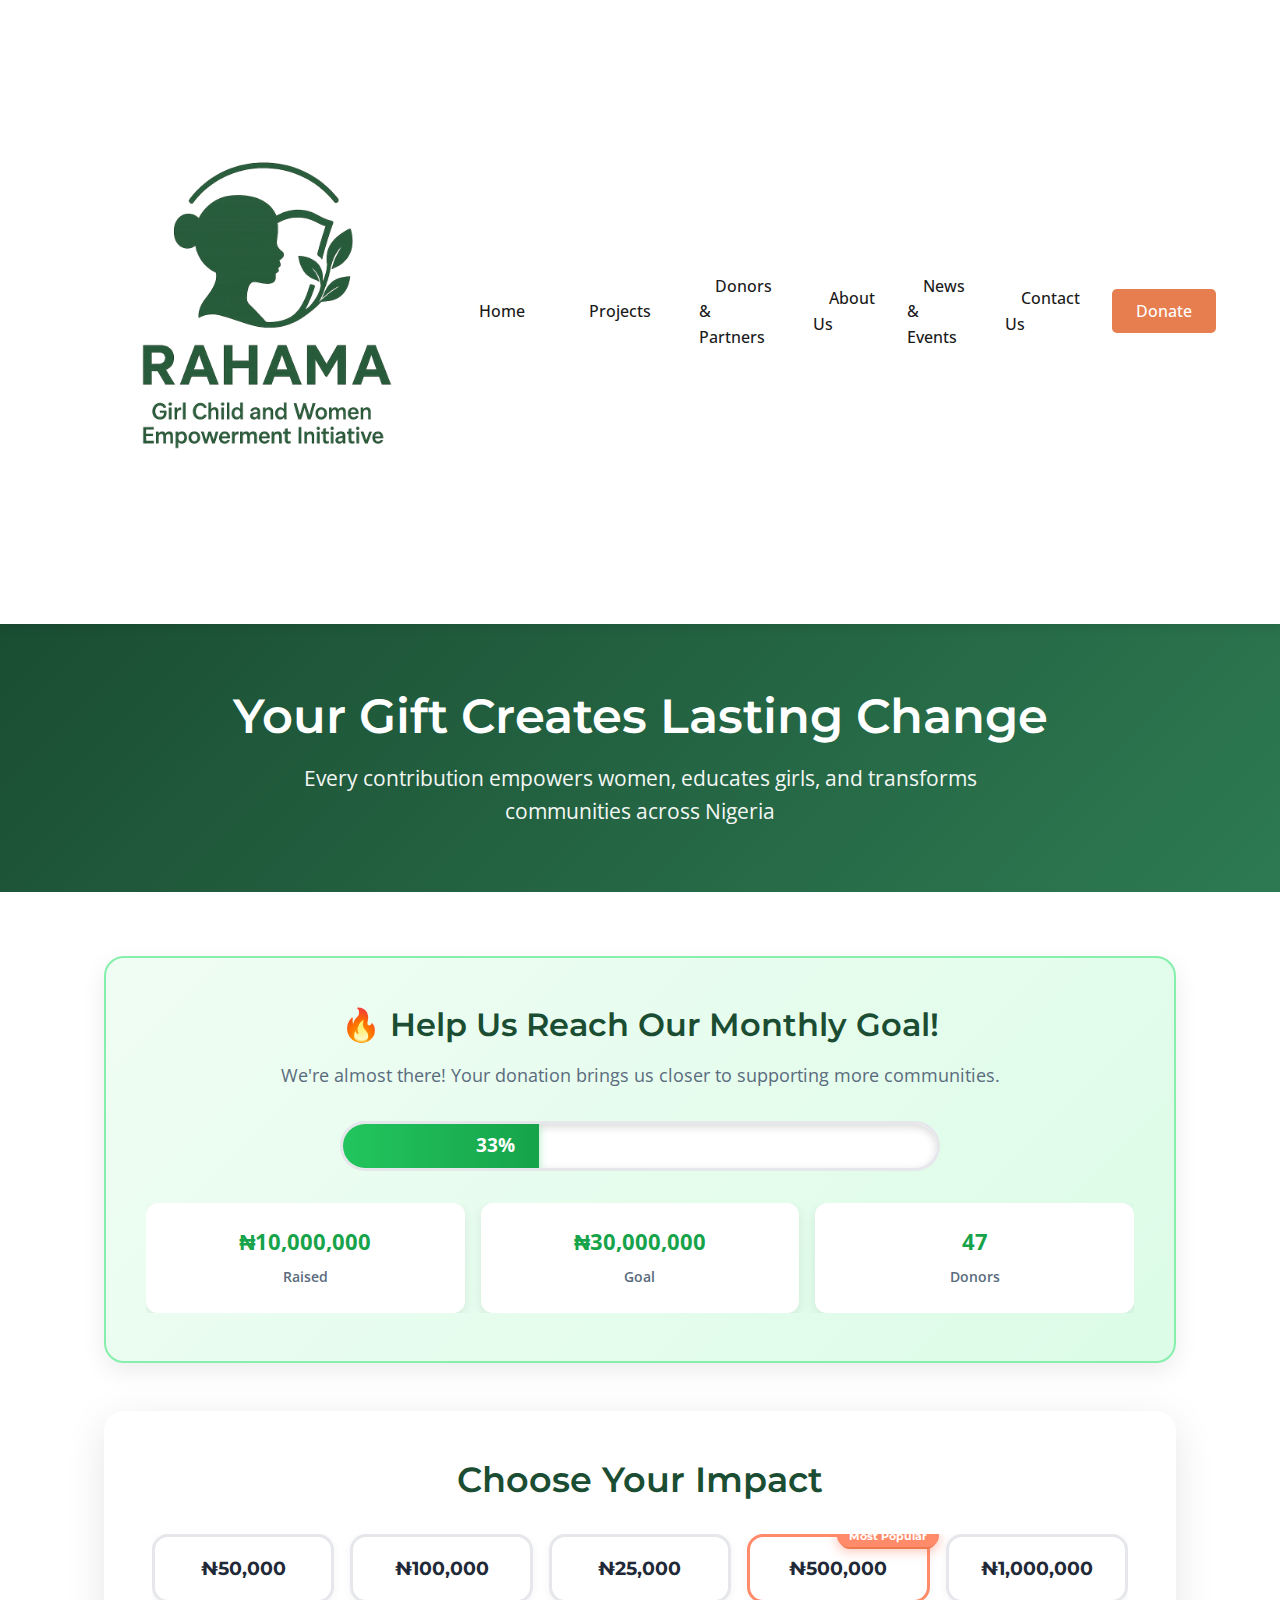
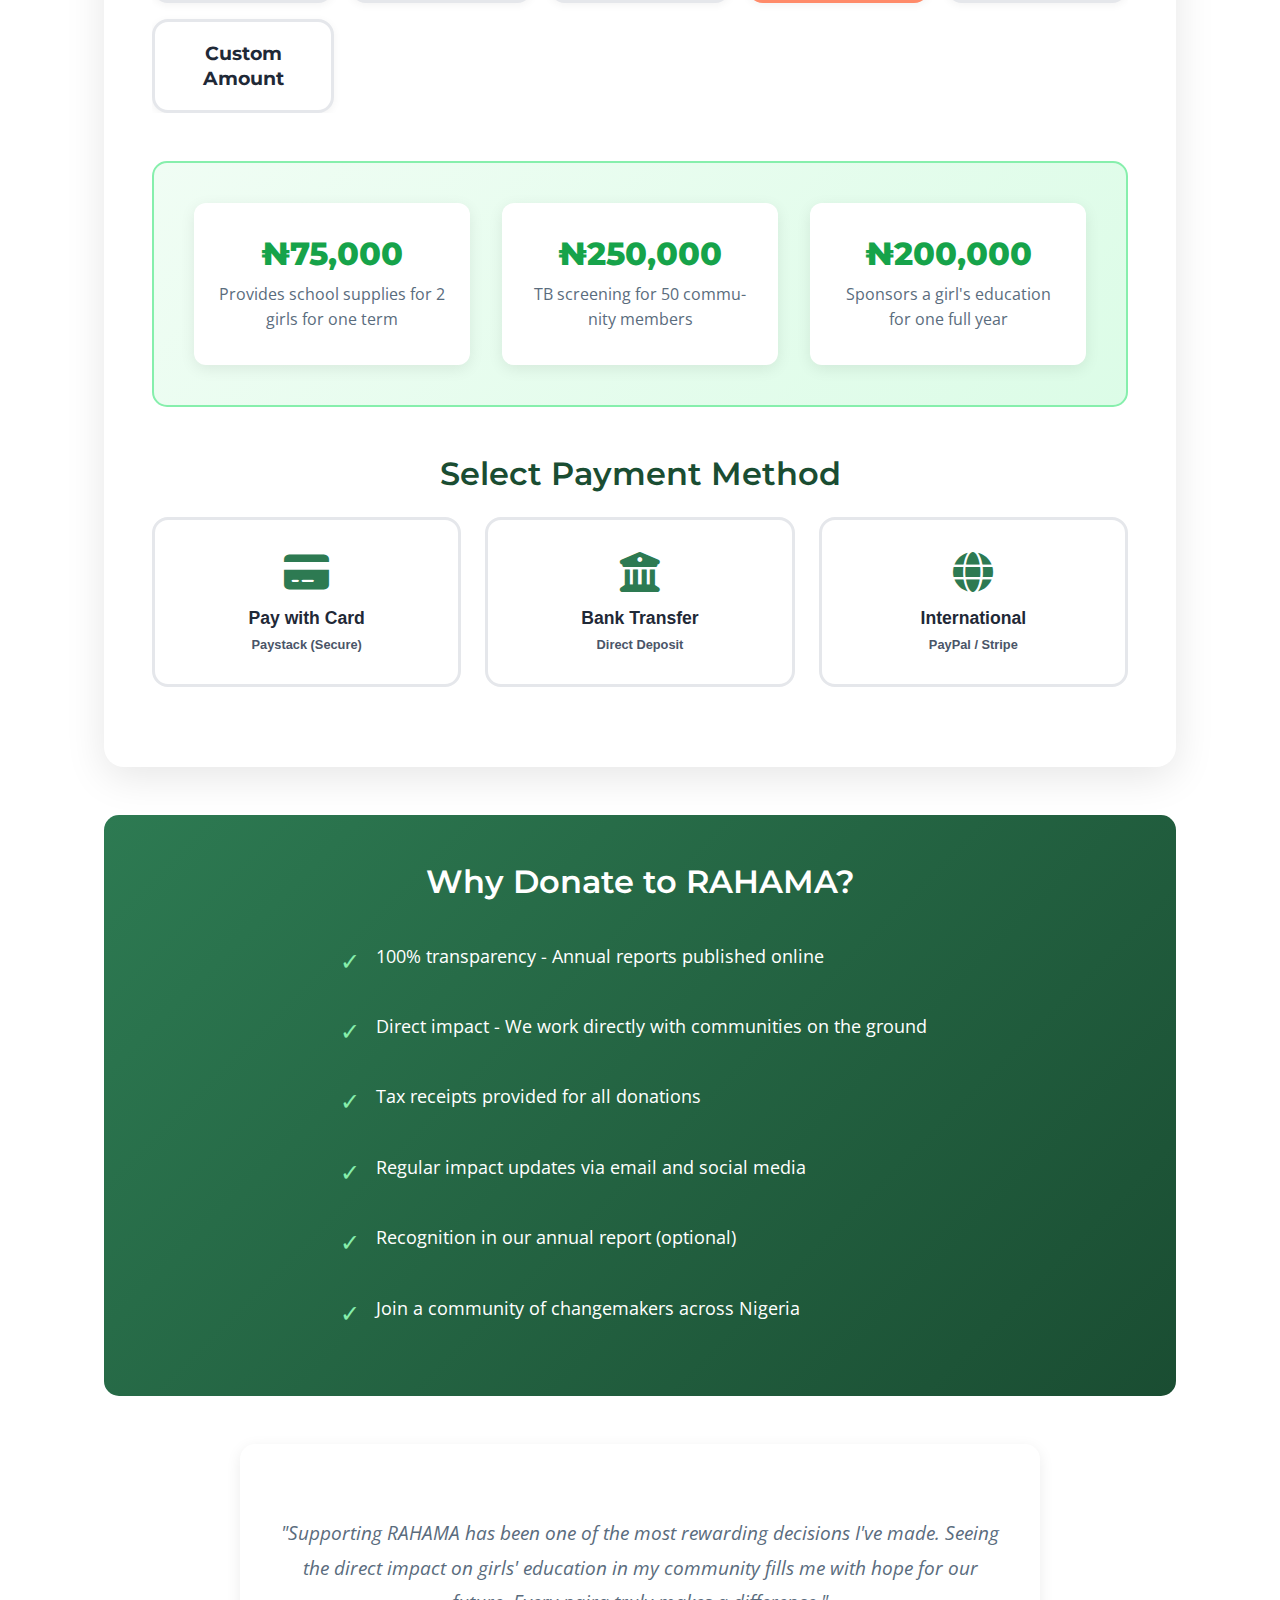
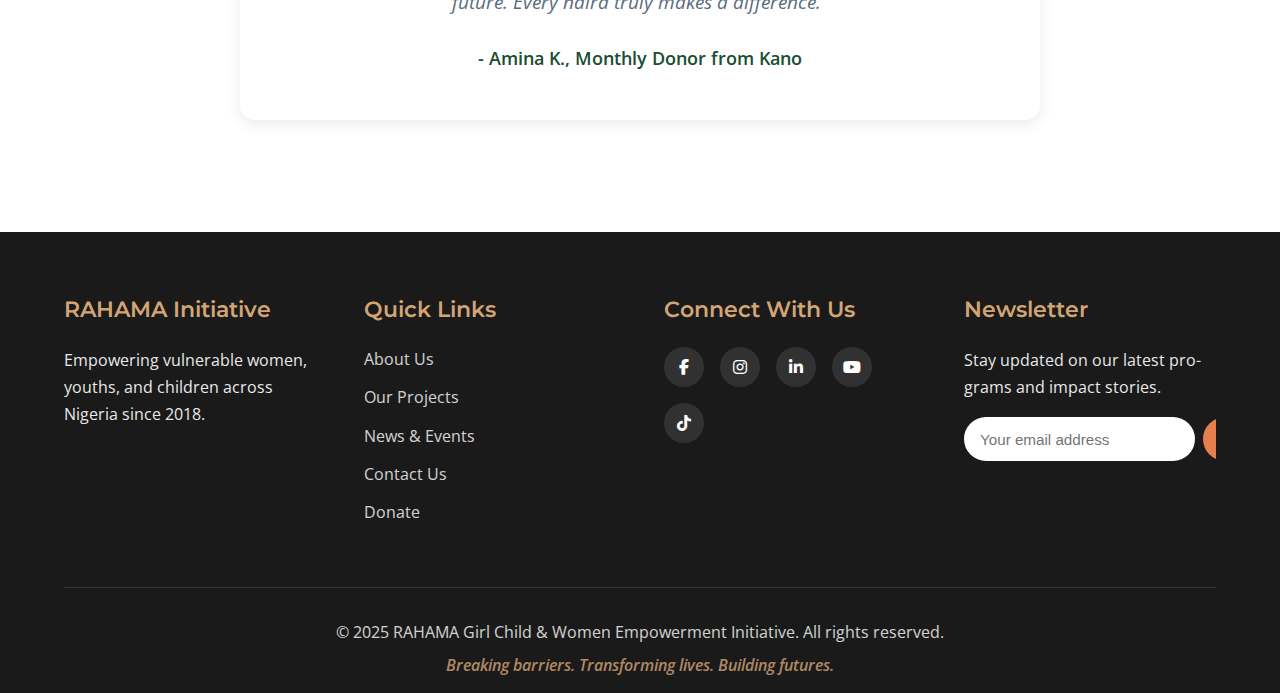
<file: donate.html>
<!DOCTYPE html>
<html lang="en">
<head>
  <meta charset="UTF-8" />
  <meta name="viewport" content="width=device-width, initial-scale=1.0"/>
  <title>Donate to RAHAMA - Support Women & Children Empowerment</title>
  <link rel="stylesheet" href="style.css" />
  <link rel="stylesheet" href="mobile-patch.css">
  <link rel="stylesheet" href="rahama-complete-fixes.css" />
  <link rel="stylesheet" href="donate-page-fixes.css" />
  <link rel="icon" type="image/png" href="RAHAMA Empowerment Logo Design (3).png" />
  <!-- Google Fonts -->
  <link rel="preconnect" href="https://fonts.googleapis.com">
  <link rel="preconnect" href="https://fonts.gstatic.com" crossorigin>
  <link href="https://fonts.googleapis.com/css2?family=Montserrat:wght@400;500;600;700&family=Open+Sans:wght@400;600&display=swap" rel="stylesheet">
  
  <!-- SEO Meta Tags -->
  <meta name="description" content="Support RAHAMA's mission to empower women, girls, and children across Nigeria. Your donation provides education, healthcare, and economic opportunities." />
  
  <!-- Canonical URL -->
  <link rel="canonical" href="https://rgcweinigeria.org/donate.html" />
  
  <!-- Font Awesome Icons -->
  <link rel="stylesheet" href="https://cdnjs.cloudflare.com/ajax/libs/font-awesome/6.4.0/css/all.min.css" />
  
  <style>
    /* Donation Page Specific Styles */
    .donation-hero {
      background: linear-gradient(135deg, var(--primary-dark) 0%, var(--primary-color) 100%);
      color: white;
      padding: 5rem 5%;
      text-align: center;
    }
    
    .donation-hero h1 {
      font-size: 3rem;
      margin-bottom: 1rem;
    }
    
    .donation-hero p {
      font-size: 1.3rem;
      max-width: 700px;
      margin: 0 auto;
      opacity: 0.95;
    }
    
    .donation-container {
      max-width: 1200px;
      margin: 0 auto;
      padding: 4rem 5%;
    }
    
    .donation-form-section {
      background: white;
      padding: 3rem;
      border-radius: 20px;
      box-shadow: 0 10px 40px rgba(0,0,0,0.1);
      margin-bottom: 3rem;
    }
    
    .donation-form-section h2 {
      color: var(--primary-dark);
      margin-bottom: 2rem;
      text-align: center;
    }
    
    /* Amount Selection */
    .amount-grid {
      display: grid;
      grid-template-columns: repeat(auto-fit, minmax(150px, 1fr));
      gap: 1rem;
      margin-bottom: 2rem;
    }
    
    .amount-btn {
      padding: 1.5rem;
      background: var(--bg-light);
      border: 2px solid var(--border-light);
      border-radius: 12px;
      font-size: 1.3rem;
      font-weight: 600;
      color: var(--text-primary);
      cursor: pointer;
      transition: all 0.3s ease;
      font-family: 'Montserrat', sans-serif;
    }
    
    .amount-btn:hover {
      border-color: var(--primary-color);
      background: var(--primary-light);
      color: white;
      transform: translateY(-3px);
    }
    
    .amount-btn.selected {
      background: var(--primary-color);
      color: white;
      border-color: var(--primary-color);
    }
    
    .amount-btn.popular {
      position: relative;
      border-color: var(--accent-orange);
    }
    
    .amount-btn.popular::before {
      content: "Most Popular";
      position: absolute;
      top: -10px;
      right: -10px;
      background: var(--accent-orange);
      color: white;
      padding: 4px 10px;
      border-radius: 20px;
      font-size: 0.7rem;
    }
    
    .custom-amount {
      margin-top: 1.5rem;
    }
    
    .custom-amount input {
      width: 100%;
      padding: 1rem;
      font-size: 1.2rem;
      border: 2px solid var(--border-light);
      border-radius: 12px;
      font-family: 'Montserrat', sans-serif;
    }
    
    .custom-amount input:focus {
      outline: none;
      border-color: var(--primary-color);
    }
    
    /* Impact Examples */
    .impact-examples {
      display: grid;
      grid-template-columns: repeat(auto-fit, minmax(250px, 1fr));
      gap: 2rem;
      margin: 3rem 0;
      padding: 2rem;
      background: var(--bg-light);
      border-radius: 15px;
    }
    
    .impact-item {
      text-align: center;
      padding: 1.5rem;
      background: white;
      border-radius: 12px;
    }
    
    .impact-item h3 {
      color: var(--accent-orange);
      font-size: 2rem;
      margin-bottom: 0.5rem;
    }
    
    .impact-item p {
      color: var(--text-secondary);
      font-size: 1rem;
    }
    
    /* Payment Methods */
    .payment-section {
      margin-top: 3rem;
    }
    
    .payment-methods {
      display: grid;
      grid-template-columns: repeat(auto-fit, minmax(200px, 1fr));
      gap: 1.5rem;
      margin-bottom: 2rem;
    }
    
    .payment-btn {
      padding: 1.5rem;
      background: white;
      border: 2px solid var(--border-light);
      border-radius: 12px;
      cursor: pointer;
      transition: all 0.3s ease;
      text-align: center;
      font-size: 1.1rem;
      font-weight: 600;
      color: var(--text-primary);
    }
    
    .payment-btn:hover {
      border-color: var(--primary-color);
      background: var(--bg-light);
      transform: translateY(-3px);
    }
    
    .payment-btn i {
      display: block;
      font-size: 2rem;
      margin-bottom: 0.5rem;
      color: var(--primary-color);
    }
    
    /* Bank Transfer Details */
    .bank-details {
      background: var(--bg-light);
      padding: 2.5rem;
      border-radius: 15px;
      margin: 2rem 0;
    }
    
    .bank-details h3 {
      color: var(--primary-dark);
      margin-bottom: 1.5rem;
      text-align: center;
    }
    
    .bank-info {
      max-width: 600px;
      margin: 0 auto;
      background: white;
      padding: 2rem;
      border-radius: 12px;
    }
    
    .bank-info p {
      margin-bottom: 1rem;
      font-size: 1.1rem;
      padding: 0.5rem 0;
      border-bottom: 1px solid var(--border-light);
    }
    
    .bank-info p:last-child {
      border-bottom: none;
    }
    
    .bank-info strong {
      color: var(--primary-dark);
      display: inline-block;
      min-width: 150px;
    }
    
    /* Donor Benefits */
    .donor-benefits {
      background: linear-gradient(135deg, var(--primary-color) 0%, var(--primary-dark) 100%);
      color: white;
      padding: 3rem;
      border-radius: 15px;
      margin: 3rem 0;
    }
    
    .donor-benefits h3 {
      font-size: 2rem;
      margin-bottom: 1.5rem;
      text-align: center;
    }
    
    .donor-benefits ul {
      max-width: 600px;
      margin: 0 auto;
      list-style: none;
      padding: 0;
    }
    
    .donor-benefits li {
      padding: 0.8rem 0;
      font-size: 1.1rem;
      display: flex;
      align-items: center;
    }
    
    .donor-benefits li::before {
      content: "✓";
      margin-right: 1rem;
      font-size: 1.5rem;
      color: var(--success-green);
    }
    
    /* Donation Progress */
    .donation-progress {
      background: var(--bg-light);
      padding: 2.5rem;
      border-radius: 15px;
      text-align: center;
      margin-bottom: 3rem;
    }
    
    .donation-progress h3 {
      color: var(--primary-dark);
      margin-bottom: 1rem;
    }
    
    .progress-bar-container {
      background: white;
      height: 40px;
      border-radius: 20px;
      overflow: hidden;
      margin: 1.5rem 0;
      box-shadow: inset 0 2px 5px rgba(0,0,0,0.1);
    }
    
    .progress-bar {
      height: 100%;
      background: linear-gradient(90deg, var(--success-green), var(--primary-color));
      display: flex;
      align-items: center;
      justify-content: flex-end;
      padding-right: 1rem;
      color: white;
      font-weight: 600;
      transition: width 1s ease;
    }
    
   /* ===== FIX: DONATE AMOUNTS - PREVENT CUTOFF ===== */

/* Fix the progress stats container */
.progress-stats {
  display: grid !important;
  grid-template-columns: repeat(3, 1fr) !important;
  gap: 1rem !important;
  max-width: 100% !important;
  margin: 2rem auto 0 !important;
  padding: 0 !important;
  width: 100% !important;
  box-sizing: border-box !important;
}

/* Fix individual stat boxes */
.progress-stat {
  text-align: center !important;
  padding: 1.5rem 0.5rem !important;
  background: white !important;
  border-radius: 12px !important;
  box-shadow: 0 4px 12px rgba(0,0,0,0.08) !important;
  min-width: 0 !important;
  max-width: 100% !important;
  box-sizing: border-box !important;
  overflow: visible !important;
}

/* Fix the numbers - SMALLER FONT + BETTER WRAPPING */
.progress-stat strong {
  display: block !important;
  font-size: clamp(1rem, 2vw, 1.4rem) !important;
  color: #16a34a !important;
  margin-bottom: 0.5rem !important;
  white-space: normal !important;
  word-wrap: break-word !important;
  overflow-wrap: break-word !important;
  line-height: 1.3 !important;
  padding: 0 0.3rem !important;
  max-width: 100% !important;
  box-sizing: border-box !important;
}

/* Fix amount buttons */
.amount-grid {
  grid-template-columns: repeat(auto-fit, minmax(160px, 1fr)) !important;
  gap: 1rem !important;
}

.amount-btn {
  font-size: clamp(0.9rem, 2vw, 1.2rem) !important;
  padding: 1.2rem 0.5rem !important;
  white-space: normal !important;
  word-wrap: break-word !important;
  line-height: 1.3 !important;
}

/* Mobile fixes */
@media (max-width: 768px) {
  .progress-stats {
    grid-template-columns: 1fr !important;
    gap: 0.8rem !important;
  }
  
  .progress-stat {
    padding: 1.2rem 0.8rem !important;
  }
  
  .progress-stat strong {
    font-size: 1.2rem !important;
  }
  
  .amount-grid {
    grid-template-columns: repeat(2, 1fr) !important;
  }
}

@media (max-width: 480px) {
  .amount-grid {
    grid-template-columns: 1fr !important;
  }
}
    
    /* Testimonial */
    .donor-testimonial {
      background: white;
      padding: 2.5rem;
      border-radius: 15px;
      box-shadow: 0 4px 15px rgba(0,0,0,0.08);
      margin: 3rem 0;
      text-align: center;
      max-width: 800px;
      margin-left: auto;
      margin-right: auto;
    }
    
    .donor-testimonial blockquote {
      font-size: 1.2rem;
      font-style: italic;
      color: var(--text-secondary);
      margin-bottom: 1.5rem;
      line-height: 1.8;
    }
    
    .donor-testimonial cite {
      display: block;
      font-weight: 600;
      color: var(--primary-dark);
      font-style: normal;
    }
    
    @media (max-width: 768px) {
      .donation-hero h1 {
        font-size: 2rem;
      }
      
      .amount-grid {
        grid-template-columns: repeat(2, 1fr);
      }
      
      .payment-methods {
        grid-template-columns: 1fr;
      }
    }
  </style>
</head>

<body>
  <!-- Navigation Bar -->
  <header>
    <nav class="navbar">
      <div class="logo">
        <a href="index.html">
          <img src="RAHAMA Empowerment Logo Design (3).png" alt="RAHAMA Logo" />
        </a>
      </div>
      
      <button class="mobile-menu-toggle" aria-label="Toggle navigation menu">
        <span></span>
        <span></span>
        <span></span>
      </button>
      
      <ul class="nav-links">
        <li><a href="index.html">Home</a></li>
        <li><a href="projects.html">Projects</a></li>
        <li><a href="Donors-and-Partners.html">Donors & Partners</a></li>
        <li><a href="about.html">About Us</a></li>
        <li><a href="news-events.html">News & Events</a></li>
        <li><a href="contact.html">Contact Us</a></li>
        <li><a href="donate.html" class="donate-menu active">Donate</a></li>
      </ul>
    </nav>
  </header>

  <!-- Donation Hero -->
  <section class="donation-hero">
    <h1>Your Gift Creates Lasting Change</h1>
    <p>Every contribution empowers women, educates girls, and transforms communities across Nigeria</p>
  </section>

  <main class="donation-container">
    
    <!-- Monthly Goal Progress -->
    <div class="donation-progress">
      <h3>🔥 Help Us Reach Our Monthly Goal!</h3>
      <p>We're almost there! Your donation brings us closer to supporting more communities.</p>
      <div class="progress-bar-container">
        <div class="progress-bar" style="width: 33%">33%</div>
      </div>
      <div class="progress-stats">
        <div class="progress-stat">
          <strong>₦10,000,000</strong>
          <span>Raised</span>
        </div>
        <div class="progress-stat">
          <strong>₦30,000,000</strong>
          <span>Goal</span>
        </div>
        <div class="progress-stat">
          <strong>47</strong>
          <span>Donors</span>
        </div>
      </div>
    </div>

    <!-- Donation Form -->
    <div class="donation-form-section">
      <h2>Choose Your Impact</h2>
      
      <!-- Amount Selection -->
      <div class="amount-grid">
        <button class="amount-btn" data-amount="5000">₦50,000</button>
        <button class="amount-btn" data-amount="10000">₦100,000</button>
        <button class="amount-btn" data-amount="25000">₦25,000</button>
        <button class="amount-btn popular" data-amount="50000">₦500,000</button>
        <button class="amount-btn" data-amount="100000">₦1,000,000</button>
        <button class="amount-btn" data-amount="custom">Custom Amount</button>
      </div>
      
      <!-- Custom Amount Input -->
      <div class="custom-amount" style="display: none;">
        <input type="number" id="custom-amount-input" placeholder="Enter amount in Naira (₦)" min="1000" />
      </div>
      
      <!-- Impact Examples -->
      <div class="impact-examples">
        <div class="impact-item">
          <h3>₦75,000</h3>
          <p>Provides school supplies for 2 girls for one term</p>
        </div>
        <div class="impact-item">
          <h3>₦250,000</h3>
          <p>TB screening for 50 community members</p>
        </div>
        <div class="impact-item">
          <h3>₦200,000</h3>
          <p>Sponsors a girl's education for one full year</p>
        </div>
      </div>
      
      <!-- Payment Section -->
      <div class="payment-section">
        <h2>Select Payment Method</h2>
        
        <div class="payment-methods">
          <!-- Paystack Payment -->
          <button class="payment-btn" id="paystack-btn">
            <i class="fas fa-credit-card"></i>
            Pay with Card
            <small style="display: block; font-size: 0.8rem; margin-top: 0.5rem; color: var(--text-secondary);">Paystack (Secure)</small>
          </button>
          
          <!-- Bank Transfer -->
          <button class="payment-btn" id="bank-transfer-btn">
            <i class="fas fa-university"></i>
            Bank Transfer
            <small style="display: block; font-size: 0.8rem; margin-top: 0.5rem; color: var(--text-secondary);">Direct Deposit</small>
          </button>
          
          <!-- International Donors -->
          <button class="payment-btn" id="international-btn">
            <i class="fas fa-globe"></i>
            International
            <small style="display: block; font-size: 0.8rem; margin-top: 0.5rem; color: var(--text-secondary);">PayPal / Stripe</small>
          </button>
        </div>
      </div>
    </div>

    <!-- Bank Transfer Details -->
    <div class="bank-details" id="bank-details" style="display: none;">
      <h3>Bank Transfer Details</h3>
      <div class="bank-info">
        <p><strong>Account Name:</strong> RAHAMA Girl Child & Women Empowerment Initiative</p>
        <p><strong>Bank:</strong> Srerling Bank</p>
        <p><strong>Account Number:</strong> 0072990457</p>
        <p><strong>Account Type:</strong> NGO Account</p>
      </div>
      <p style="text-align: center; margin-top: 1.5rem; color: var(--text-secondary);">
        <small>After making your transfer, please email your payment confirmation to 
        <a href="mailto:inforahama@rgcweinigeria.org" style="color: var(--accent-orange);">inforahama@rgcweinigeria.org</a>
        </small>
      </p>
    </div>

    <!-- Donor Benefits -->
    <div class="donor-benefits">
      <h3>Why Donate to RAHAMA?</h3>
      <ul>
        <li>100% transparency - Annual reports published online</li>
        <li>Direct impact - We work directly with communities on the ground</li>
        <li>Tax receipts provided for all donations</li>
        <li>Regular impact updates via email and social media</li>
        <li>Recognition in our annual report (optional)</li>
        <li>Join a community of changemakers across Nigeria</li>
      </ul>
    </div>

    <!-- Donor Testimonial -->
    <div class="donor-testimonial">
      <blockquote>
        "Supporting RAHAMA has been one of the most rewarding decisions I've made. 
        Seeing the direct impact on girls' education in my community fills me with hope 
        for our future. Every naira truly makes a difference."
      </blockquote>
      <cite>- Amina K., Monthly Donor from Kano</cite>
    </div>

  </main>

  <!-- Footer -->
  <footer>
    <div class="footer-content">
      <div class="footer-section">
        <h3>RAHAMA Initiative</h3>
        <p>Empowering vulnerable women, youths, and children across Nigeria since 2018.</p>
      </div>
      
      <div class="footer-section">
        <h3>Quick Links</h3>
        <ul>
          <li><a href="about.html">About Us</a></li>
          <li><a href="projects.html">Our Projects</a></li>
          <li><a href="news-events.html">News & Events</a></li>
          <li><a href="contact.html">Contact Us</a></li>
          <li><a href="donate.html">Donate</a></li>
        </ul>
      </div>
      
      <div class="footer-section">
        <h3>Connect With Us</h3>
        <div class="social-links">
          <a href="https://www.facebook.com/rgcweinitiative/" target="_blank" rel="noopener noreferrer" aria-label="Follow us on Facebook">
            <i class="fab fa-facebook-f"></i>
          </a>
          <a href="https://www.instagram.com/rgcwei/" target="_blank" rel="noopener noreferrer" aria-label="Follow us on Instagram">
            <i class="fab fa-instagram"></i>
          </a>
          <a href="https://www.linkedin.com/company/106340932/" target="_blank" rel="noopener noreferrer" aria-label="Follow us on LinkedIn">
            <i class="fab fa-linkedin-in"></i>
          </a>
          <a href="https://www.youtube.com/@rahamagcweinitiative4393" target="_blank" rel="noopener noreferrer" aria-label="Subscribe to our YouTube channel">
            <i class="fab fa-youtube"></i>
          </a>
          <a href="https://www.tiktok.com/@rahama.initiative" target="_blank" rel="noopener noreferrer" aria-label="Follow us on TikTok">
            <i class="fab fa-tiktok"></i>
          </a>
        </div>
      </div>
      
      <div class="footer-section">
  <h3>Newsletter</h3>
  <p>Stay updated on our latest programs and impact stories.</p>

  <form class="newsletter-form"
        action="https://rgcweinigeria.us7.list-manage.com/subscribe/post?u=9d83ec3794b4da4738e9008cb&id=8e93ef4b70&f_id=008b49e4f0"
        method="post"
        target="_blank">

    <input type="email"
           name="EMAIL"
           placeholder="Your email address"
           required />

    <button type="submit" class="btn-primary">
      Subscribe
    </button>

  </form>
</div>
    </div>
    
    <div class="footer-bottom">
      <p>&copy; 2025 RAHAMA Girl Child & Women Empowerment Initiative. All rights reserved.</p>
      <p class="footer-tagline">Breaking barriers. Transforming lives. Building futures.</p>
    </div>
  </footer>

  <!-- JavaScript -->
  <script src="https://js.paystack.co/v1/inline.js"></script>
  <script>
    // Mobile Menu Toggle
    const mobileMenuToggle = document.querySelector('.mobile-menu-toggle');
    const navLinks = document.querySelector('.nav-links');
    
    if (mobileMenuToggle) {
      mobileMenuToggle.addEventListener('click', () => {
        navLinks.classList.toggle('active');
        mobileMenuToggle.classList.toggle('active');
      });
    }
    
    // Amount Selection
    const amountButtons = document.querySelectorAll('.amount-btn');
    const customAmountDiv = document.querySelector('.custom-amount');
    const customAmountInput = document.getElementById('custom-amount-input');
    let selectedAmount = 0;
    
    amountButtons.forEach(btn => {
      btn.addEventListener('click', function() {
        amountButtons.forEach(b => b.classList.remove('selected'));
        this.classList.add('selected');
        
        if (this.dataset.amount === 'custom') {
          customAmountDiv.style.display = 'block';
          customAmountInput.focus();
        } else {
          customAmountDiv.style.display = 'none';
          selectedAmount = parseInt(this.dataset.amount);
        }
      });
    });
    
    customAmountInput.addEventListener('input', function() {
      selectedAmount = parseInt(this.value) || 0;
    });
    
    // Bank Transfer Button
    document.getElementById('bank-transfer-btn').addEventListener('click', function() {
      const bankDetails = document.getElementById('bank-details');
      bankDetails.style.display = bankDetails.style.display === 'none' ? 'block' : 'none';
      bankDetails.scrollIntoView({ behavior: 'smooth' });
    });
    
    // Paystack Integration
    document.getElementById('paystack-btn').addEventListener('click', function() {
      if (selectedAmount < 1000) {
        alert('Please select or enter a donation amount of at least ₦1,000');
        return;
      }
      
      // IMPORTANT: Replace 'YOUR_PAYSTACK_PUBLIC_KEY' with your actual Paystack public key
      const handler = PaystackPop.setup({
        key: 'YOUR_PAYSTACK_PUBLIC_KEY', // Replace with your key
        email: 'donor@email.com', // You can add a form to collect this
        amount: selectedAmount * 100, // Amount in kobo
        currency: 'NGN',
        ref: 'RAHAMA-' + Math.floor((Math.random() * 1000000000) + 1),
        metadata: {
          custom_fields: [
            {
              display_name: "Donation Type",
              variable_name: "donation_type",
              value: "General Donation"
            }
          ]
        },
        callback: function(response) {
          alert('Thank you for your donation! Transaction reference: ' + response.reference);
          // You can send this reference to your server to verify the transaction
          window.location.href = 'thank-you.html';
        },
        onClose: function() {
          alert('Transaction cancelled');
        }
      });
      handler.openIframe();
    });
    
    // International Payment (You'll need to set up PayPal or Stripe)
    document.getElementById('international-btn').addEventListener('click', function() {
      alert('International payment coming soon! For now, please contact us at inforahama@rgcweinigeria.org');
      // Implement PayPal or Stripe here
    });
  </script>
</body>
</html>
</file>
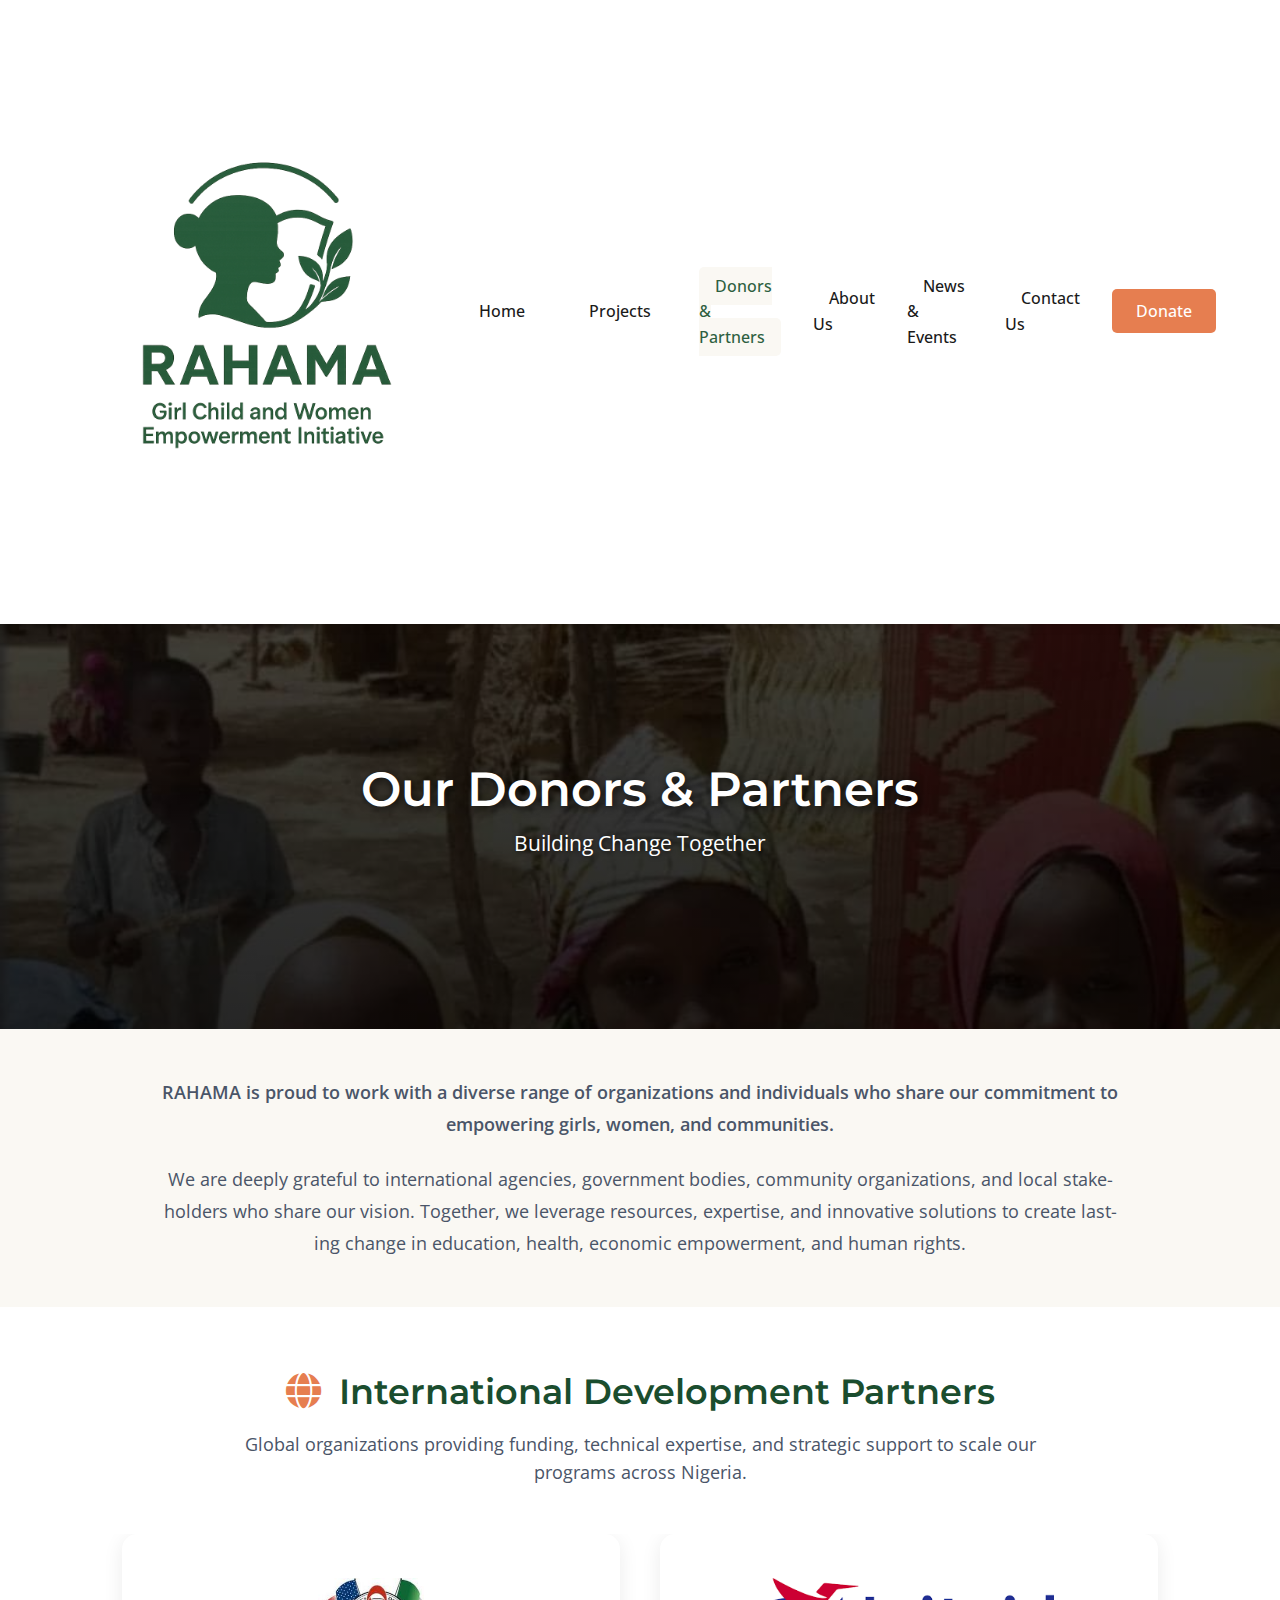
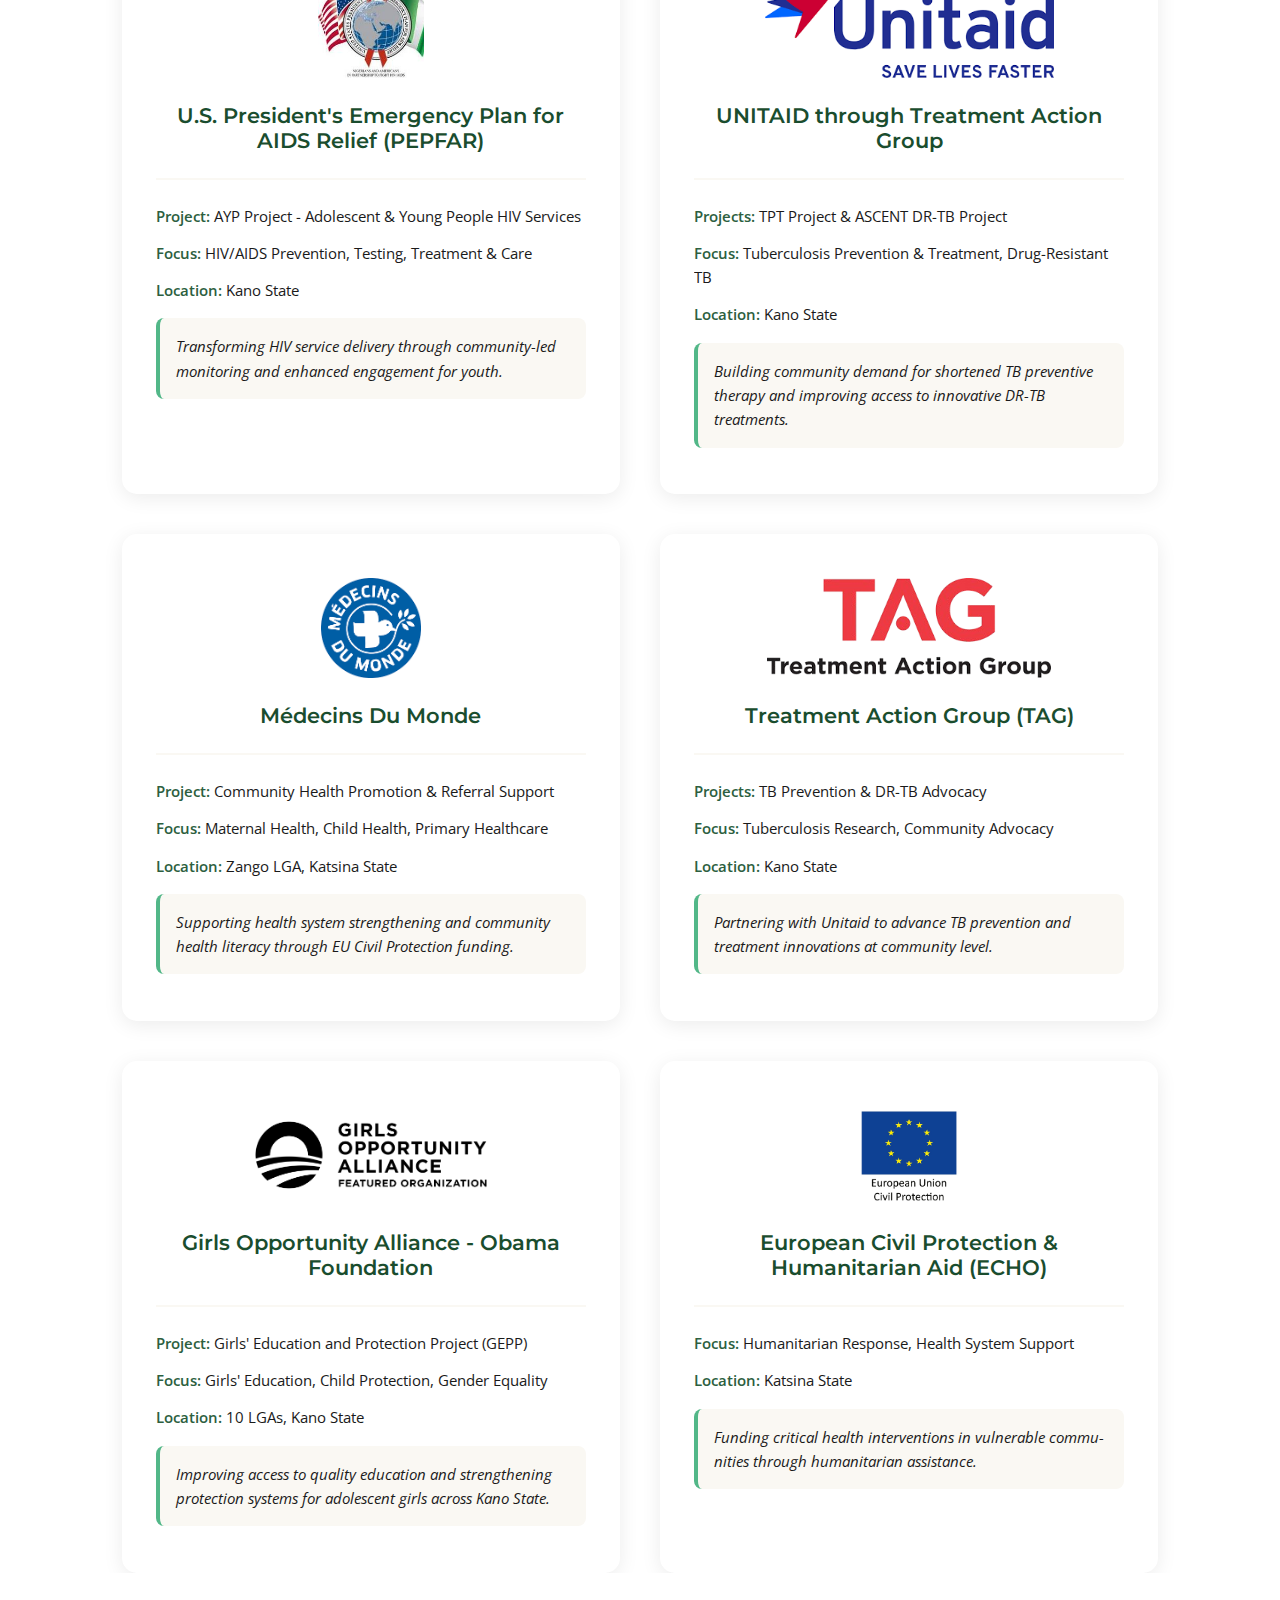
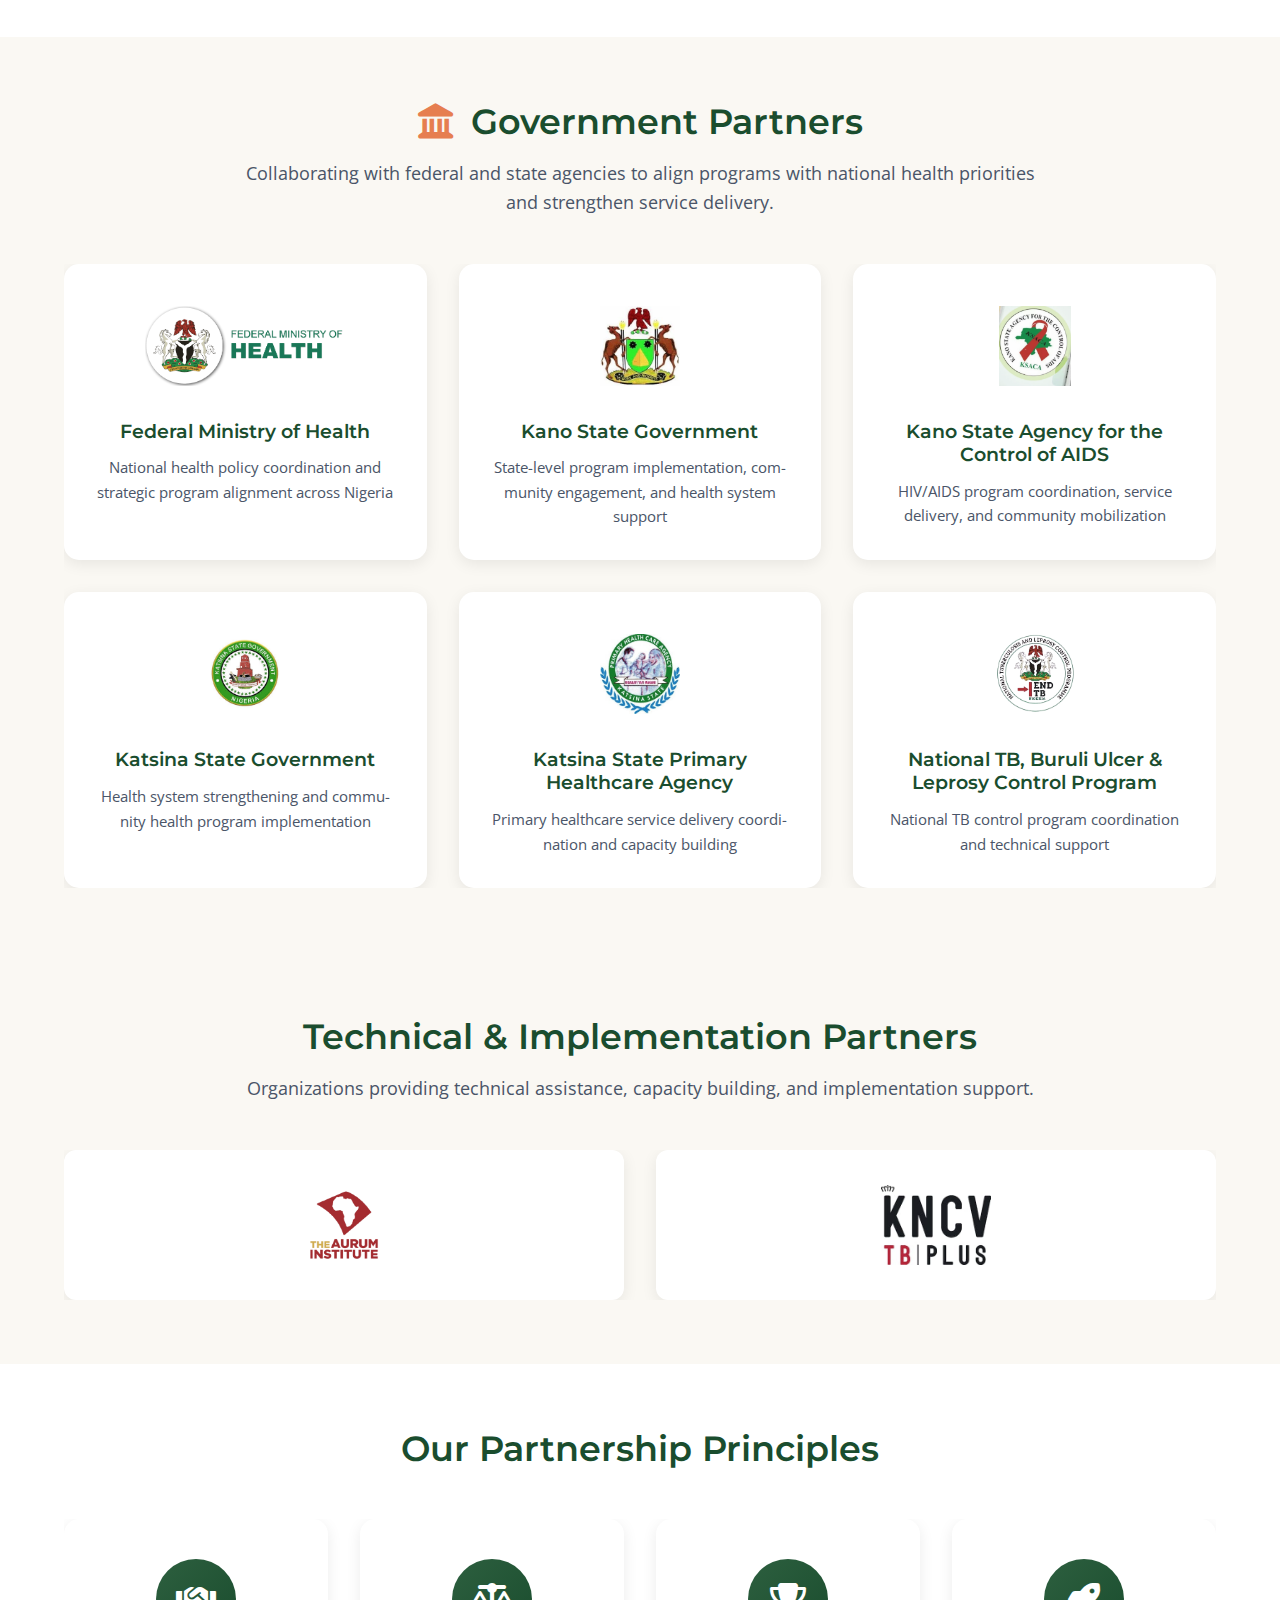
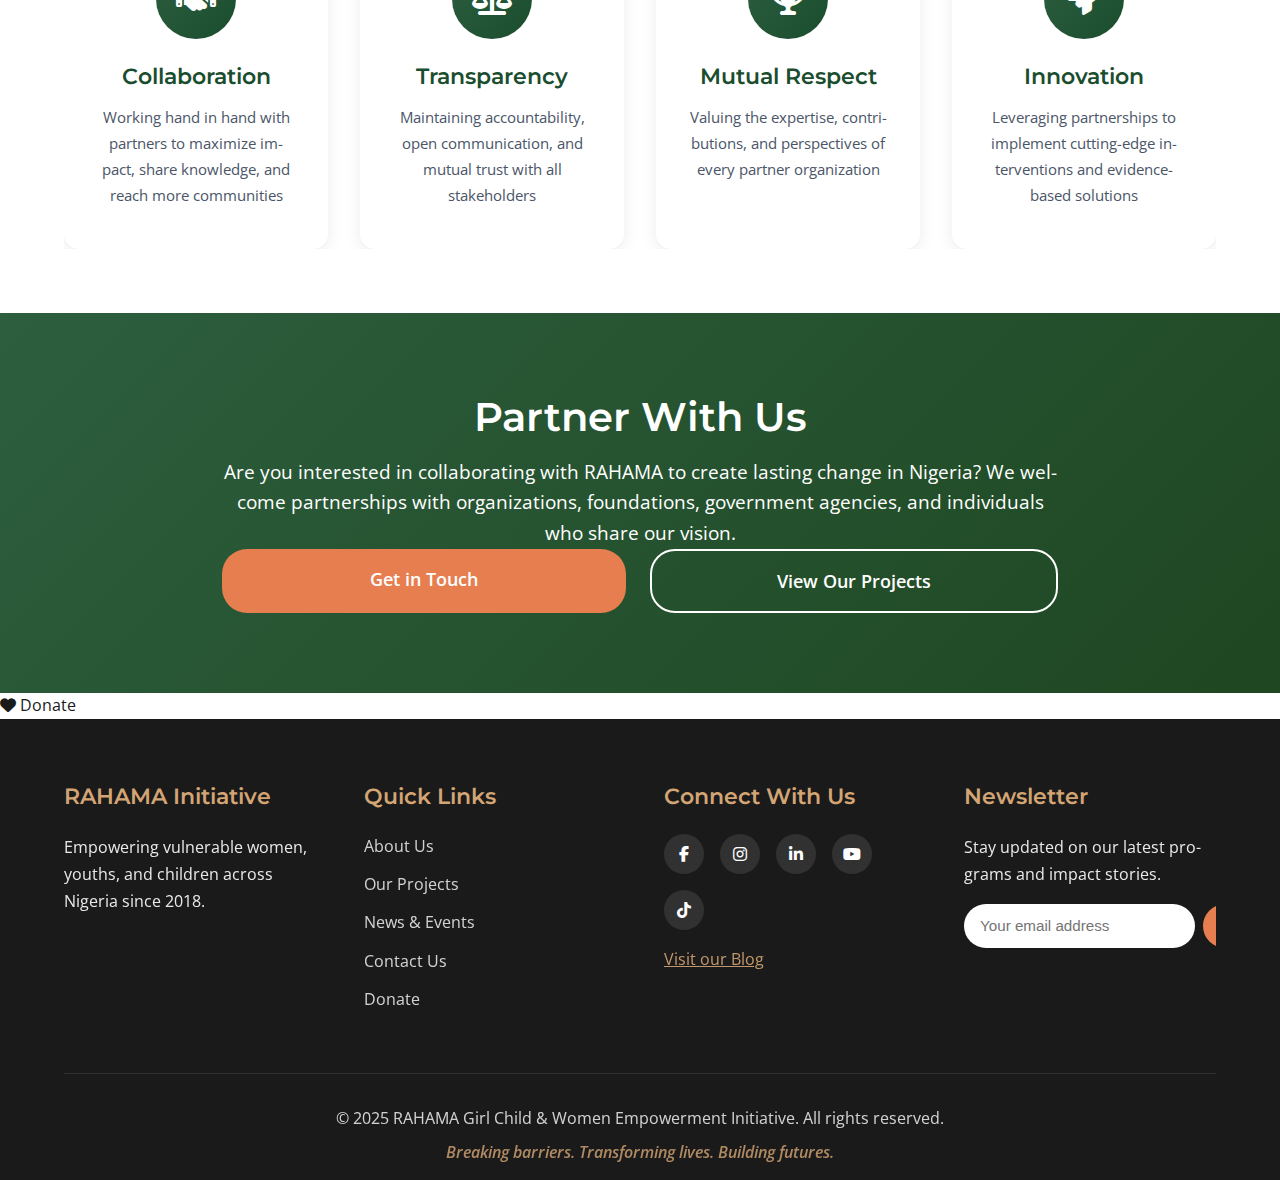
<file: Donors-and-Partners.html>
<!DOCTYPE html>
<html lang="en">
<head>
  <meta charset="UTF-8" />
  <meta name="viewport" content="width=device-width, initial-scale=1.0" />
  <title>Our Donors & Partners - RAHAMA Girl Child & Women Empowerment Initiative</title>
  <link rel="stylesheet" href="style.css" />
   <link rel="stylesheet" href="mobile-patch.css">
  <link rel="stylesheet" href="rahama-complete-fixes.css" />
  
  <!-- Google Fonts -->
  <link rel="preconnect" href="https://fonts.googleapis.com">
  <link rel="preconnect" href="https://fonts.gstatic.com" crossorigin>
  <link href="https://fonts.googleapis.com/css2?family=Montserrat:wght@400;500;600;700&family=Open+Sans:wght@400;600&display=swap" rel="stylesheet">
  
  <!-- SEO Meta Tags -->
  <meta name="description" content="RAHAMA partners with PEPFAR, UNITAID, Médecins Du Monde, EU, Obama Foundation, and government agencies to empower vulnerable communities across Nigeria." />
  <meta name="keywords" content="RAHAMA partners, PEPFAR Nigeria, UNITAID, donors, NGO partnerships, Obama Foundation, development partners" />
  
  <!-- Canonical URL -->
  <link rel="canonical" href="https://rgcweinigeria.org/Donors-and-Partners.html" />
  
  <!-- Favicon -->
  <link rel="icon" type="image/png" href="RAHAMA Empowerment Logo Design (3).png" />
  
  <!-- Font Awesome Icons -->
  <link rel="stylesheet" href="https://cdnjs.cloudflare.com/ajax/libs/font-awesome/6.4.0/css/all.min.css" />
  
  <style>
    /* Partners Page Specific Styles */
    
    .partners-page {
      background: var(--bg-white);
    }
    
    .partners-intro-section {
      padding: 3rem 5%;
      background: var(--bg-light);
    }
    
    .partners-intro-content {
      max-width: 1000px;
      margin: 0 auto;
      text-align: center;
    }
    
    .lead-text {
      font-size: 1.3rem;
      font-weight: 600;
      color: var(--primary-dark);
      margin-bottom: 1.5rem;
      line-height: 1.6;
    }
    
    .partners-intro-content p {
      font-size: 1.1rem;
      line-height: 1.8;
      color: var(--text-secondary);
    }
    
    /* Partners Category Section */
    .partners-category-large {
      padding: 4rem 5%;
      background: var(--bg-white);
    }
    
    .partners-category-large h2 {
      text-align: center;
      font-size: 2.2rem;
      color: var(--primary-dark);
      margin-bottom: 1rem;
    }
    
    .partners-category-large h2 i {
      margin-right: 0.5rem;
      color: var(--accent-orange);
    }
    .category-intro {
      text-align: center;
      max-width: 800px;
      margin: 0 auto 3rem;
      font-size: 1.1rem;
      color: var(--text-secondary);
    }
    
    /* Large Partner Cards */
   .large-partners-grid {
  display: grid;
  grid-template-columns: repeat(auto-fit, minmax(350px, 1fr));
  gap: 2.5rem;
  max-width: 1400px;
  margin: 0 auto;
  padding: 0 5%;
  box-sizing: border-box;
}
    
    .large-partner-card {
      background: white;
      border-radius: 15px;
      padding: 2rem;
      box-shadow: 0 4px 20px rgba(0,0,0,0.08);
      transition: all 0.3s ease;
      border: 2px solid transparent;
    }
    
    .large-partner-card:hover {
      transform: translateY(-8px);
      box-shadow: 0 12px 35px rgba(0,0,0,0.15);
      border-color: var(--primary-color);
    }
    
    .large-partner-header {
      text-align: center;
      margin-bottom: 1.5rem;
      padding-bottom: 1.5rem;
      border-bottom: 2px solid var(--bg-light);
    }
    
    .partner-logo-big {
      height: 120px;
      display: flex;
      align-items: center;
      justify-content: center;
      margin-bottom: 1rem;
    }
    
    .partner-logo-big img.actual-logo-large {
      max-height: 100px;
      max-width: 200px;
      object-fit: contain;
    }
    
    .logo-placeholder-big {
      width: 100%;
      max-width: 200px;
      height: 100px;
      display: flex;
      flex-direction: column;
      align-items: center;
      justify-content: center;
      background: var(--bg-light);
      border-radius: 10px;
      padding: 1rem;
      margin: 0 auto;
    }
    
    .logo-text {
      font-weight: 700;
      font-size: 1.2rem;
      color: var(--primary-dark);
      text-align: center;
    }
    
    .logo-subtext {
      font-size: 0.85rem;
      color: var(--text-secondary);
      margin-top: 0.3rem;
    }
    
    /* Color-coded logos */
    .pepfar-logo {
      background: linear-gradient(135deg, #1e3a8a, #3b82f6);
    }
    
    .pepfar-logo .logo-text {
      color: white;
    }
    
    .unitaid-logo {
      background: linear-gradient(135deg, #dc2626, #ef4444);
    }
    
    .unitaid-logo .logo-text {
      color: white;
    }
    
    .eu-logo {
      background: linear-gradient(135deg, #1e40af, #3b82f6);
    }
    
    .eu-logo .logo-text {
      color: #fbbf24;
      font-size: 2rem;
    }
    
    .obama-logo {
      background: linear-gradient(135deg, #065f46, #059669);
    }
    
    .obama-logo .logo-text,
    .obama-logo .logo-subtext {
      color: white;
    }
    
    .large-partner-header h3 {
      font-size: 1.3rem;
      color: var(--primary-dark);
      margin-bottom: 0;
    }
    
    .partner-details p {
      margin-bottom: 0.8rem;
      font-size: 0.95rem;
      line-height: 1.6;
    }
    
    .partner-details strong {
      color: var(--primary-color);
      font-weight: 600;
    }
    
    .partner-impact {
      margin-top: 1rem;
      padding: 1rem;
      background: var(--bg-light);
      border-left: 4px solid var(--success-green);
      border-radius: 8px;
      font-style: italic;
      color: var(--text-primary);
    }
    
    /* Government Section */
    .government-section {
      background: var(--bg-light);
    }
    
    .government-large-grid {
      display: grid;
      grid-template-columns: repeat(auto-fit, minmax(280px, 1fr));
      gap: 2rem;
      max-width: 1400px;
      margin: 0 auto;
    }
    
    .government-card-large {
      background: white;
      padding: 2rem;
      border-radius: 15px;
      text-align: center;
      box-shadow: 0 4px 15px rgba(0,0,0,0.08);
      transition: all 0.3s ease;
    }
    
    .government-card-large:hover {
      transform: translateY(-5px);
      box-shadow: 0 10px 30px rgba(0,0,0,0.12);
    }
    
    .gov-logo-large {
      height: 100px;
      display: flex;
      align-items: center;
      justify-content: center;
      margin-bottom: 1.5rem;
    }
    
    .gov-logo-large img {
      max-height: 80px;
      max-width: 150px;
      object-fit: contain;
      filter: grayscale(20%);
      transition: filter 0.3s ease;
    }
    
    .government-card-large:hover .gov-logo-large img {
      filter: grayscale(0%);
    }
    
    .government-card-large h3 {
      font-size: 1.2rem;
      color: var(--primary-dark);
      margin-bottom: 0.8rem;
    }
    
    .government-card-large p {
      font-size: 0.95rem;
      color: var(--text-secondary);
      line-height: 1.6;
    }
    
    /* Partnership Values */
    .partnership-values-section {
      padding: 4rem 5%;
      background: var(--bg-white);
    }
    
    .partnership-values-section h2 {
      text-align: center;
      font-size: 2.2rem;
      color: var(--primary-dark);
      margin-bottom: 3rem;
    }
    
    .values-large-grid {
      display: grid;
      grid-template-columns: repeat(auto-fit, minmax(250px, 1fr));
      gap: 2rem;
      max-width: 1200px;
      margin: 0 auto;
    }
    
    .value-large-card {
      background: white;
      padding: 2.5rem 2rem;
      border-radius: 15px;
      text-align: center;
      box-shadow: 0 4px 15px rgba(0,0,0,0.08);
      transition: all 0.3s ease;
    }
    
    .value-large-card:hover {
      transform: translateY(-5px);
      box-shadow: 0 10px 25px rgba(0,0,0,0.12);
    }
    
    .value-icon-large {
      width: 80px;
      height: 80px;
      background: linear-gradient(135deg, var(--primary-color), var(--primary-dark));
      border-radius: 50%;
      display: flex;
      align-items: center;
      justify-content: center;
      margin: 0 auto 1.5rem;
    }
    
    .value-icon-large i {
      font-size: 2rem;
      color: white;
    }
    
    .value-large-card h3 {
      font-size: 1.4rem;
      color: var(--primary-dark);
      margin-bottom: 1rem;
    }
    
    .value-large-card p {
      font-size: 0.95rem;
      color: var(--text-secondary);
      line-height: 1.7;
    }
    
    /* Additional Partners Grid */
    .additional-partners-section {
      padding: 4rem 5%;
      background: var(--bg-light);
    }
    
    .additional-partners-section h2 {
      text-align: center;
      font-size: 2.2rem;
      color: var(--primary-dark);
      margin-bottom: 1rem;
    }
    
    .additional-partners-grid {
      display: grid;
      grid-template-columns: repeat(auto-fit, minmax(200px, 1fr));
      gap: 2rem;
      max-width: 1200px;
      margin: 3rem auto 0;
    }
    
    .additional-partner-card {
      background: white;
      padding: 2rem;
      border-radius: 12px;
      box-shadow: 0 4px 15px rgba(0,0,0,0.08);
      display: flex;
      align-items: center;
      justify-content: center;
      min-height: 150px;
      transition: all 0.3s ease;
    }
    
    .additional-partner-card:hover {
      transform: translateY(-5px);
      box-shadow: 0 8px 25px rgba(0,0,0,0.12);
    }
    
    .additional-partner-card img {
      max-height: 80px;
      max-width: 100%;
      object-fit: contain;
      filter: grayscale(30%);
      transition: filter 0.3s ease;
    }
    
    .additional-partner-card:hover img {
      filter: grayscale(0%);
    }
    
   /* ===== NUCLEAR FIX: PARTNER WITH US - FORCE CENTER ===== */

/* ===== PARTNER WITH US - BREAK OUT OF PARENT PADDING ===== */
.partner-cta-section {
  margin: 0 -5% !important;  /* Negative margin to cancel parent padding */
  padding: 5rem 5% !important;
  background: linear-gradient(135deg, var(--primary-color) 0%, #1e4620 100%);
  color: white;
  text-align: center !important;
  width: calc(100% + 10%) !important;  /* Compensate for negative margins */
  box-sizing: border-box !important;
}

.partner-cta-content {
  max-width: 900px !important;
  margin: 0 auto !important;
  padding: 0 2rem !important;
  text-align: center !important;
}

.partner-cta-content h2,
.partner-cta-content p {
  text-align: center !important;
  margin-left: auto !important;
  margin-right: auto !important;
}

.cta-buttons {
  display: flex !important;
  justify-content: center !important;
  gap: 1.5rem !important;
  margin: 0 auto !important;
  flex-wrap: wrap !important;
}

.cta-buttons .btn-primary {
  background: var(--accent-orange) !important;
  padding: 1rem 2.5rem !important;
  font-size: 1.1rem !important;
}

.cta-buttons .btn-secondary {
  background: transparent !important;
  border: 2px solid white !important;
  color: white !important;
  padding: 1rem 2.5rem !important;
  font-size: 1.1rem !important;
}

.cta-buttons .btn-secondary:hover {
  background: white !important;
  color: var(--primary-color) !important;
}

@media (max-width: 768px) {
  .partner-cta-content h2 {
    font-size: 2rem !important;
  }
  
  .cta-buttons {
    flex-direction: column !important;
    align-items: center !important;
  }
  
  .cta-buttons a {
    width: 100% !important;
    max-width: 300px !important;
  }
}
  </style>
</head>

<body>
  <!-- Navigation Bar -->
  <header>
    <nav class="navbar">
      <div class="logo">
        <a href="index.html">
          <img src="RAHAMA Empowerment Logo Design (3).png" alt="RAHAMA Girl Child & Women Empowerment Initiative Logo" />
        </a>
      </div>
      
      <button class="mobile-menu-toggle" aria-label="Toggle navigation menu">
        <span></span>
        <span></span>
        <span></span>
      </button>
      
      <ul class="nav-links">
        <li><a href="index.html">Home</a></li>
        <li><a href="projects.html">Projects</a></li>
        <li><a href="Donors-and-Partners.html" class="active">Donors & Partners</a></li>
        <li><a href="about.html">About Us</a></li>
        <li><a href="news-events.html">News & Events</a></li>
        <li><a href="contact.html">Contact Us</a></li>
        <li><a href="donate.html" class="donate-menu">Donate</a></li>
      </ul>
    </nav>
  </header>

  <!-- Hero Section -->
  <section class="hero small-hero">
    <img src="WhatsApp Image 2024-10-11 at 15.25.44_a52a9319.jpg" alt="RAHAMA partners and stakeholders collaboration" class="hero-img" loading="eager">
    <div class="hero-text">
      <h1>Our Donors & Partners</h1>
      <p>Building Change Together</p>
    </div>
  </section>

  <!-- Main Content -->
  <main class="page-container partners-page">

    <!-- Introduction -->
    <section class="partners-intro-section">
      <div class="partners-intro-content">
        <p class="lead-text">
          RAHAMA is proud to work with a diverse range of organizations and individuals who share our commitment to empowering girls, women, and communities.
        </p>
        <p>
          We are deeply grateful to international agencies, government bodies, community organizations, and local stakeholders who share our vision. Together, we leverage resources, expertise, and innovative solutions to create lasting change in education, health, economic empowerment, and human rights.
        </p>
      </div>
    </section>

    <!-- International Development Partners -->
    <section class="partners-category-large">
      <h2><i class="fas fa-globe"></i> International Development Partners</h2>
      <p class="category-intro">
        Global organizations providing funding, technical expertise, and strategic support to scale our programs across Nigeria.
      </p>
      
      <div class="large-partners-grid">
        <!-- PEPFAR -->
        <div class="large-partner-card">
          <div class="large-partner-header">
            <div class="partner-logo-big">
              <img src="PEPFAR.jpg" alt="PEPFAR - U.S. President's Emergency Plan for AIDS Relief" class="actual-logo-large" />
            </div>
            <h3>U.S. President's Emergency Plan for AIDS Relief (PEPFAR)</h3>
          </div>
          <div class="partner-details">
            <p><strong>Project:</strong> AYP Project - Adolescent & Young People HIV Services</p>
            <p><strong>Focus:</strong> HIV/AIDS Prevention, Testing, Treatment & Care</p>
            <p><strong>Location:</strong> Kano State</p>
            <p class="partner-impact">Transforming HIV service delivery through community-led monitoring and enhanced engagement for youth.</p>
          </div>
        </div>

        <!-- UNITAID -->
        <div class="large-partner-card">
          <div class="large-partner-header">
            <div class="partner-logo-big">
              <img src="Unitaid.png" alt="Unitaid through Treatment Action Group" class="actual-logo-large" />
            </div>
            <h3>UNITAID through Treatment Action Group</h3>
          </div>
          <div class="partner-details">
            <p><strong>Projects:</strong> TPT Project & ASCENT DR-TB Project</p>
            <p><strong>Focus:</strong> Tuberculosis Prevention & Treatment, Drug-Resistant TB</p>
            <p><strong>Location:</strong> Kano State</p>
            <p class="partner-impact">Building community demand for shortened TB preventive therapy and improving access to innovative DR-TB treatments.</p>
          </div>
        </div>

        <!-- Médecins Du Monde -->
        <div class="large-partner-card">
          <div class="large-partner-header">
            <div class="partner-logo-big">
              <img src="MdM.png" alt="Médecins du Monde" class="actual-logo-large" />
            </div>
            <h3>Médecins Du Monde</h3>
          </div>
          <div class="partner-details">
            <p><strong>Project:</strong> Community Health Promotion & Referral Support</p>
            <p><strong>Focus:</strong> Maternal Health, Child Health, Primary Healthcare</p>
            <p><strong>Location:</strong> Zango LGA, Katsina State</p>
            <p class="partner-impact">Supporting health system strengthening and community health literacy through EU Civil Protection funding.</p>
          </div>
        </div>

        <!-- Treatment Action Group -->
        <div class="large-partner-card">
          <div class="large-partner-header">
            <div class="partner-logo-big">
              <img src="TAG.png" alt="Treatment Action Group" class="actual-logo-large" />
            </div>
            <h3>Treatment Action Group (TAG)</h3>
          </div>
          <div class="partner-details">
            <p><strong>Projects:</strong> TB Prevention & DR-TB Advocacy</p>
            <p><strong>Focus:</strong> Tuberculosis Research, Community Advocacy</p>
            <p><strong>Location:</strong> Kano State</p>
            <p class="partner-impact">Partnering with Unitaid to advance TB prevention and treatment innovations at community level.</p>
          </div>
        </div>

        <!-- Obama Foundation -->
        <div class="large-partner-card">
          <div class="large-partner-header">
            <div class="partner-logo-big">
              <img src="GOA_FeatOrg_Logo_Horizontal_Positive_Black_RGB (2) (1) (1) (1).png" alt="Girls Opportunity Alliance - Obama Foundation" class="actual-logo-large" />
            </div>
            <h3>Girls Opportunity Alliance - Obama Foundation</h3>
          </div>
          <div class="partner-details">
            <p><strong>Project:</strong> Girls' Education and Protection Project (GEPP)</p>
            <p><strong>Focus:</strong> Girls' Education, Child Protection, Gender Equality</p>
            <p><strong>Location:</strong> 10 LGAs, Kano State</p>
            <p class="partner-impact">Improving access to quality education and strengthening protection systems for adolescent girls across Kano State.</p>
          </div>
        </div>

        <!-- ECHO -->
        <div class="large-partner-card">
          <div class="large-partner-header">
            <div class="partner-logo-big">
              <img src="ECHO.jpg" alt="ECHO - European Civil Protection and Humanitarian Aid Operations" class="actual-logo-large" />
            </div>
            <h3>European Civil Protection & Humanitarian Aid (ECHO)</h3>
          </div>
          <div class="partner-details">
            <p><strong>Focus:</strong> Humanitarian Response, Health System Support</p>
            <p><strong>Location:</strong> Katsina State</p>
            <p class="partner-impact">Funding critical health interventions in vulnerable communities through humanitarian assistance.</p>
          </div>
        </div>
      </div>
    </section>

    <!-- Government Partners -->
    <section class="partners-category-large government-section">
      <h2><i class="fas fa-landmark"></i> Government Partners</h2>
      <p class="category-intro">
        Collaborating with federal and state agencies to align programs with national health priorities and strengthen service delivery.
      </p>
      
      <div class="government-large-grid">
        <div class="government-card-large">
          <div class="gov-logo-large">
            <img src="ministryhealth.png" alt="Federal Ministry of Health Nigeria" />
          </div>
          <h3>Federal Ministry of Health</h3>
          <p>National health policy coordination and strategic program alignment across Nigeria</p>
        </div>

        <div class="government-card-large">
          <div class="gov-logo-large">
            <img src="KNSG.jpg" alt="Kano State Government" />
          </div>
          <h3>Kano State Government</h3>
          <p>State-level program implementation, community engagement, and health system support</p>
        </div>

        <div class="government-card-large">
          <div class="gov-logo-large">
            <img src="KSACA.png" alt="Kano State Agency for the Control of AIDS" />
          </div>
          <h3>Kano State Agency for the Control of AIDS</h3>
          <p>HIV/AIDS program coordination, service delivery, and community mobilization</p>
        </div>

        <div class="government-card-large">
          <div class="gov-logo-large">
            <img src="KTGT.jpeg" alt="Katsina State Government" />
          </div>
          <h3>Katsina State Government</h3>
          <p>Health system strengthening and community health program implementation</p>
        </div>

        <div class="government-card-large">
          <div class="gov-logo-large">
            <img src="KSPHCA.jpeg" alt="Katsina State Primary Healthcare Agency" />
          </div>
          <h3>Katsina State Primary Healthcare Agency</h3>
          <p>Primary healthcare service delivery coordination and capacity building</p>
        </div>

        <div class="government-card-large">
          <div class="gov-logo-large">
            <img src="NTBLCP.png" alt="National TB, Buruli Ulcer and Leprosy Control Program" />
          </div>
          <h3>National TB, Buruli Ulcer & Leprosy Control Program</h3>
          <p>National TB control program coordination and technical support</p>
        </div>
      </div>
    </section>

    <!-- Additional Technical Partners -->
    <section class="additional-partners-section">
      <h2>Technical & Implementation Partners</h2>
      <p class="category-intro">
        Organizations providing technical assistance, capacity building, and implementation support.
      </p>
      
      <div class="additional-partners-grid">
        <div class="additional-partner-card">
          <img src="Aurum-logo-jpg-1-removebg-preview (1).png" alt="Aurum Institute" />
        </div>
        
        <div class="additional-partner-card">
          <img src="KNCV TB Plus.jpg" alt="KNCV Tuberculosis Foundation" />
        </div>
      </div>
    </section>

    <!-- Partnership Values -->
    <section class="partnership-values-section">
      <h2>Our Partnership Principles</h2>
      <div class="values-large-grid">
        <div class="value-large-card">
          <div class="value-icon-large">
            <i class="fas fa-handshake"></i>
          </div>
          <h3>Collaboration</h3>
          <p>Working hand in hand with partners to maximize impact, share knowledge, and reach more communities</p>
        </div>
        <div class="value-large-card">
          <div class="value-icon-large">
            <i class="fas fa-balance-scale"></i>
          </div>
          <h3>Transparency</h3>
          <p>Maintaining accountability, open communication, and mutual trust with all stakeholders</p>
        </div>
        <div class="value-large-card">
          <div class="value-icon-large">
            <i class="fas fa-trophy"></i>
          </div>
          <h3>Mutual Respect</h3>
          <p>Valuing the expertise, contributions, and perspectives of every partner organization</p>
        </div>
        <div class="value-large-card">
          <div class="value-icon-large">
            <i class="fas fa-rocket"></i>
          </div>
          <h3>Innovation</h3>
          <p>Leveraging partnerships to implement cutting-edge interventions and evidence-based solutions</p>
        </div>
      </div>
    </section>

    <!-- Become a Partner CTA -->
    <section class="partner-cta-section">
      <div class="partner-cta-content">
        <h2>Partner With Us</h2>
        <p>Are you interested in collaborating with RAHAMA to create lasting change in Nigeria? We welcome partnerships with organizations, foundations, government agencies, and individuals who share our vision.</p>
        <div class="cta-buttons">
          <a href="contact.html" class="btn-primary">Get in Touch</a>
          <a href="projects.html" class="btn-secondary">View Our Projects</a>
        </div>
      </div>
    </section>

  </main>

  <!-- Sticky Donate Button -->
  <a href="donate.html" class="sticky-donate">
    <i class="fas fa-heart"></i> Donate
  </a>

  <!-- Footer -->
  <footer>
    <div class="footer-content">
      <div class="footer-section">
        <h3>RAHAMA Initiative</h3>
        <p>Empowering vulnerable women, youths, and children across Nigeria since 2018.</p>
      </div>
      
      <div class="footer-section">
        <h3>Quick Links</h3>
        <ul>
          <li><a href="about.html">About Us</a></li>
          <li><a href="projects.html">Our Projects</a></li>
          <li><a href="news-events.html">News & Events</a></li>
          <li><a href="contact.html">Contact Us</a></li>
          <li><a href="donate.html">Donate</a></li>
        </ul>
      </div>
      
      <div class="footer-section">
        <h3>Connect With Us</h3>
        <div class="social-links">
          <a href="https://www.facebook.com/rgcweinitiative/" target="_blank" rel="noopener noreferrer" aria-label="Follow us on Facebook">
            <i class="fab fa-facebook-f"></i>
          </a>
          <a href="https://www.instagram.com/rgcwei/" target="_blank" rel="noopener noreferrer" aria-label="Follow us on Instagram">
            <i class="fab fa-instagram"></i>
          </a>
          <a href="https://www.linkedin.com/company/106340932/" target="_blank" rel="noopener noreferrer" aria-label="Follow us on LinkedIn">
            <i class="fab fa-linkedin-in"></i>
          </a>
          <a href="https://www.youtube.com/@rahamagcweinitiative4393" target="_blank" rel="noopener noreferrer" aria-label="Subscribe to our YouTube channel">
            <i class="fab fa-youtube"></i>
          </a>
          <a href="https://www.tiktok.com/@rahama.initiative" target="_blank" rel="noopener noreferrer" aria-label="Follow us on TikTok">
            <i class="fab fa-tiktok"></i>
          </a>
        </div>
        <p class="blog-link"><a href="http://www.rgcweinitiative.blogspot.com" target="_blank" rel="noopener noreferrer">Visit our Blog</a></p>
      </div>
      
      <div class="footer-section">
  <h3>Newsletter</h3>
  <p>Stay updated on our latest programs and impact stories.</p>

  <form class="newsletter-form"
        action="https://rgcweinigeria.us7.list-manage.com/subscribe/post?u=9d83ec3794b4da4738e9008cb&id=8e93ef4b70&f_id=008b49e4f0"
        method="post"
        target="_blank">

    <input type="email"
           name="EMAIL"
           placeholder="Your email address"
           required />

    <button type="submit" class="btn-primary">
      Subscribe
    </button>

  </form>
</div>
    </div>
    
    <div class="footer-bottom">
      <p>&copy; 2025 RAHAMA Girl Child & Women Empowerment Initiative. All rights reserved.</p>
      <p class="footer-tagline">Breaking barriers. Transforming lives. Building futures.</p>
    </div>
  </footer>

  <!-- JavaScript -->
  <script>
    // Mobile Menu Toggle
    const mobileMenuToggle = document.querySelector('.mobile-menu-toggle');
    const navLinks = document.querySelector('.nav-links');
    
    if (mobileMenuToggle) {
      mobileMenuToggle.addEventListener('click', () => {
        navLinks.classList.toggle('active');
        mobileMenuToggle.classList.toggle('active');
      });
      
      const navItems = document.querySelectorAll('.nav-links a');
      navItems.forEach(item => {
        item.addEventListener('click', () => {
          navLinks.classList.remove('active');
          mobileMenuToggle.classList.remove('active');
        });
      });
    }
  </script>
</body>
</html>
</file>
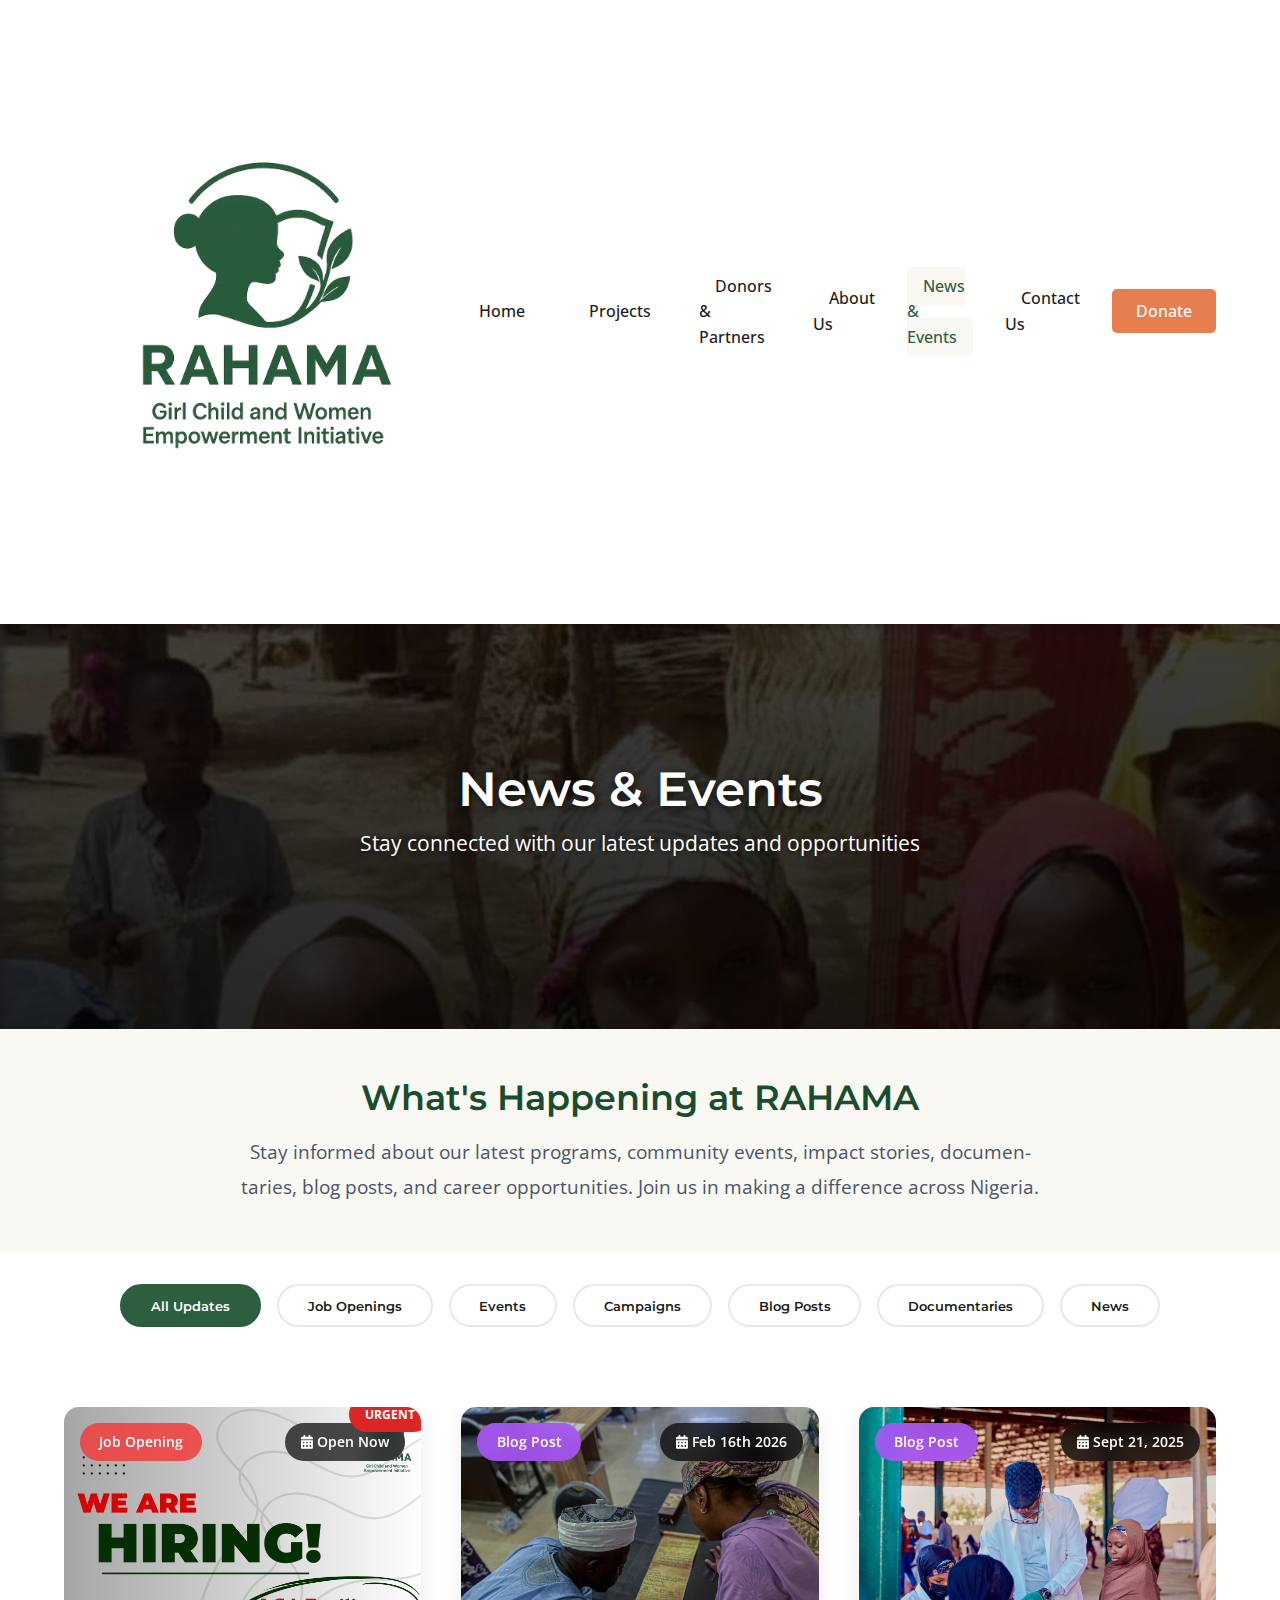
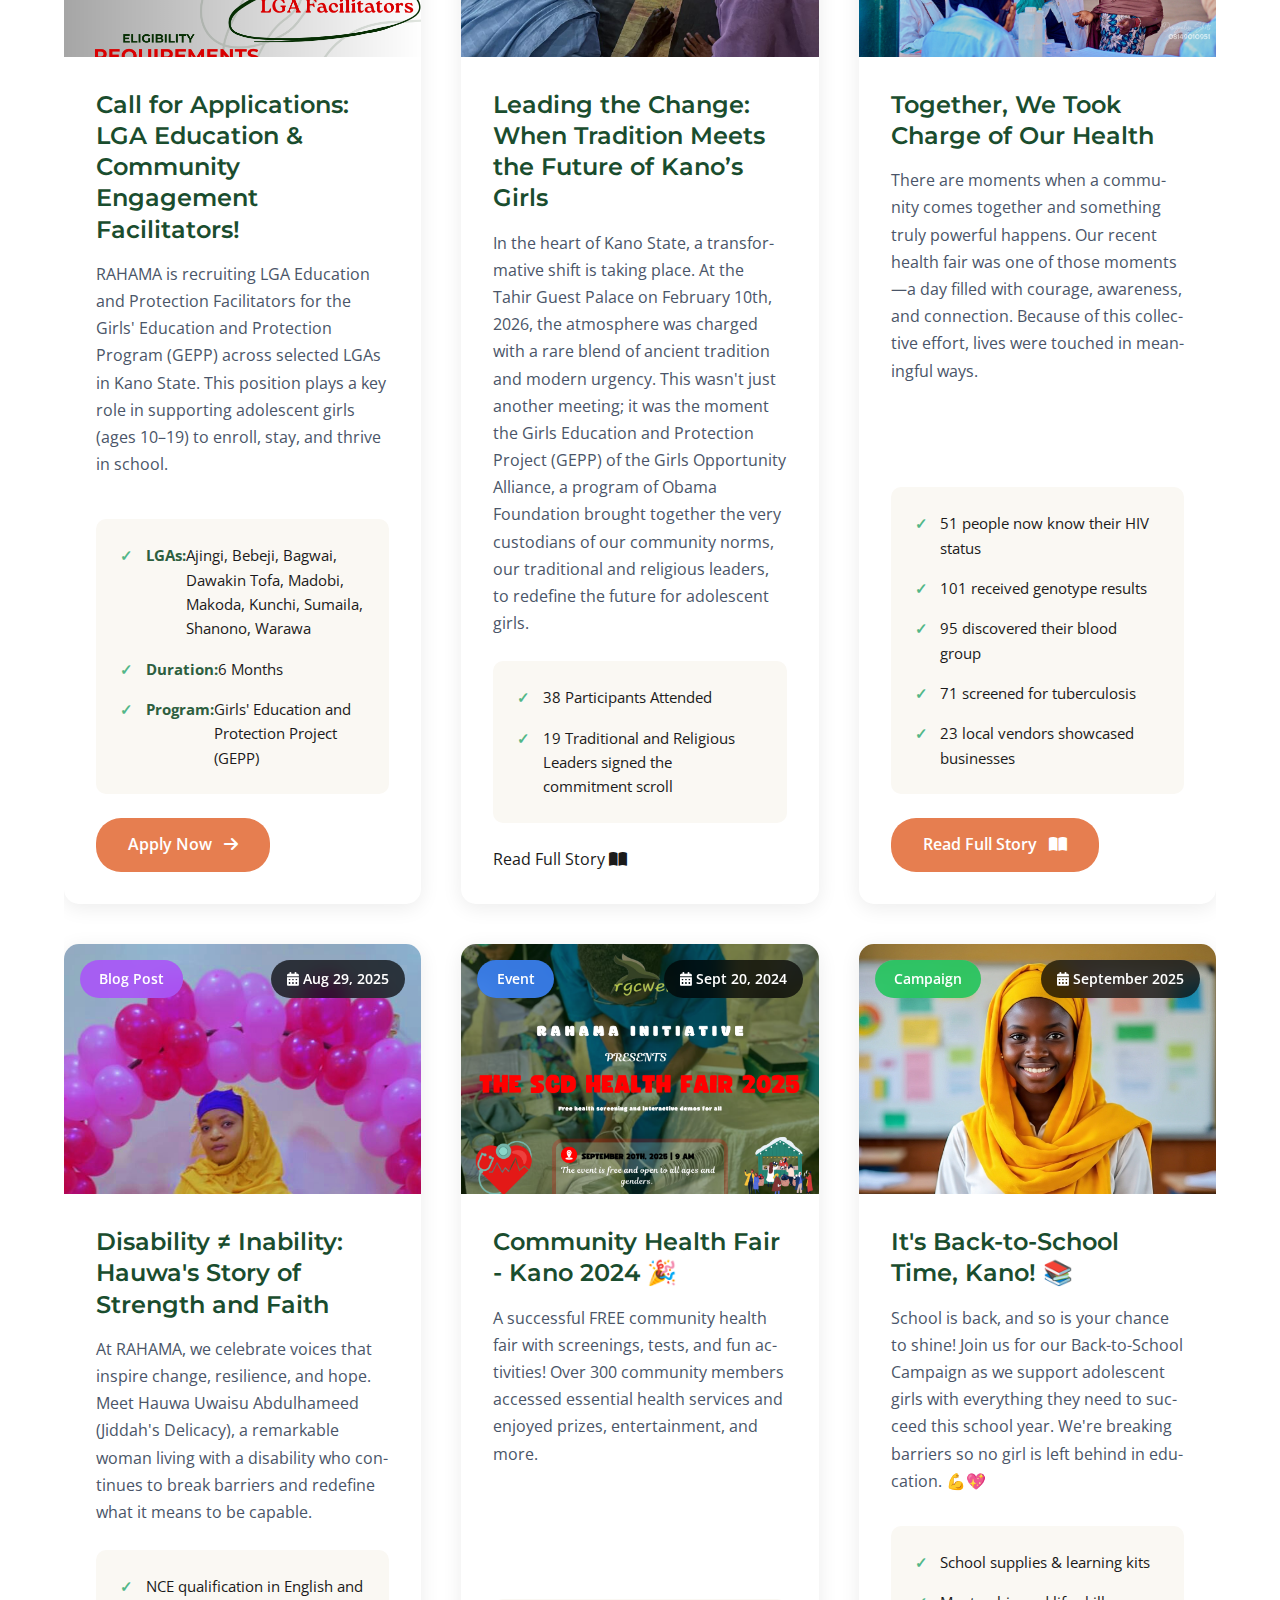
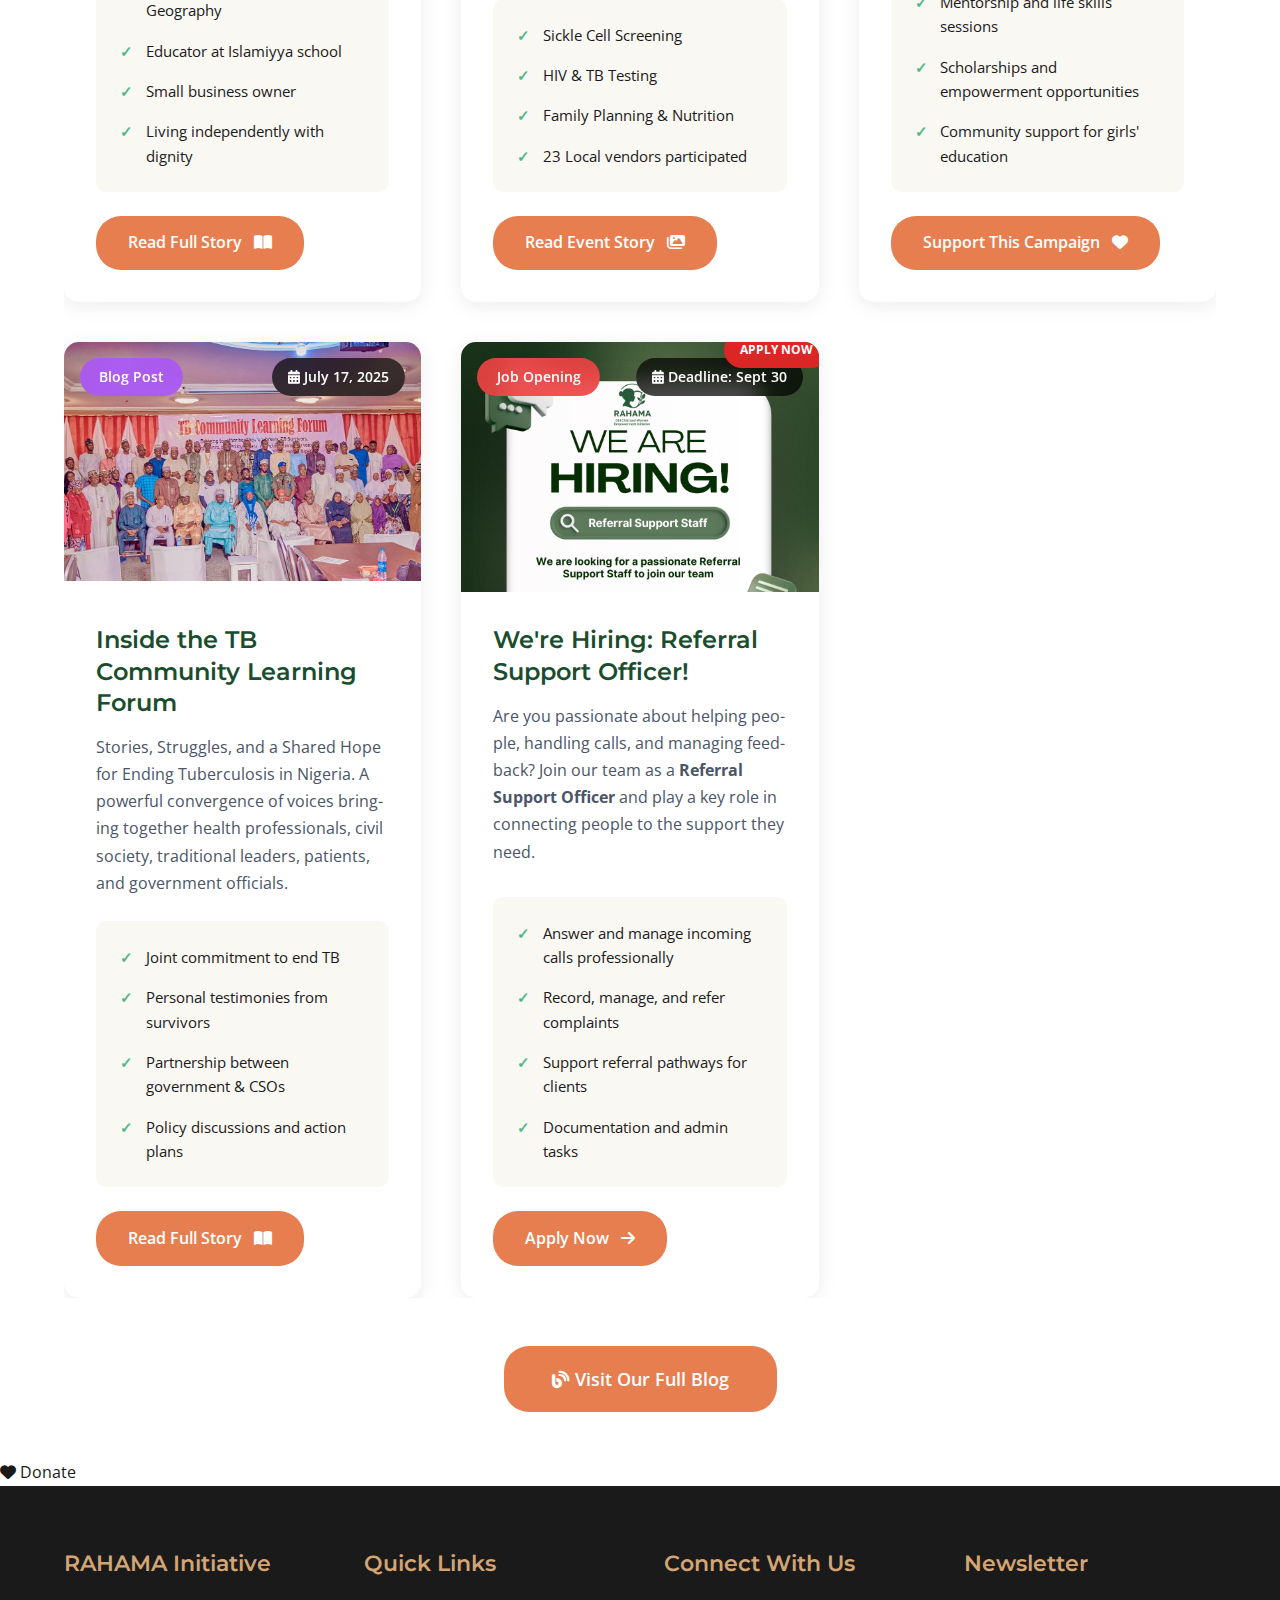
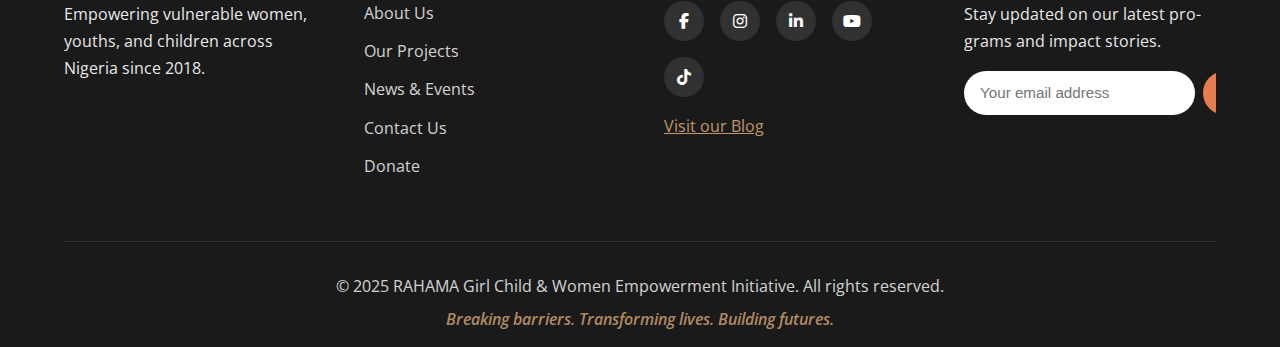
<file: news-events.html>
<!DOCTYPE html>
<html lang="en">
<head>
  <meta charset="UTF-8" />
  <meta name="viewport" content="width=device-width, initial-scale=1.0" />
  <title>News & Events - RAHAMA Girl Child & Women Empowerment Initiative</title>
  <link rel="stylesheet" href="style.css" />
  <link rel="stylesheet" href="rahama-complete-fixes.css" />
  
  <!-- Google Fonts -->
  <link rel="preconnect" href="https://fonts.googleapis.com">
  <link rel="preconnect" href="https://fonts.gstatic.com" crossorigin>
  <link href="https://fonts.googleapis.com/css2?family=Montserrat:wght@400;500;600;700&family=Open+Sans:wght@400;600&display=swap" rel="stylesheet">
  
  <!-- SEO Meta Tags -->
  <meta name="description" content="Stay updated with RAHAMA's latest news, events, blog posts, documentaries, and job opportunities. Read impact stories and join our community programs." />
  <meta name="keywords" content="RAHAMA news, NGO events, blog posts, impact stories, job vacancies Nigeria, health fair Kano" />
  
  <!-- Canonical URL -->
  <link rel="canonical" href="https://rgcweinigeria.org/news-events.html" />
  
  <!-- Favicon -->
  <link rel="icon" type="image/png" href="RAHAMA Empowerment Logo Design (3).png" />
  
  <!-- Font Awesome Icons -->
  <link rel="stylesheet" href="https://cdnjs.cloudflare.com/ajax/libs/font-awesome/6.4.0/css/all.min.css" />
  
  <style>
    /* News & Events Page Specific Styles */
    
    .news-events-intro {
      padding: 3rem 5%;
      background: var(--bg-light);
      text-align: center;
    }
    
    .news-events-intro h2 {
      font-size: 2.2rem;
      color: var(--primary-dark);
      margin-bottom: 1rem;
    }
    
    .news-events-intro p {
      max-width: 800px;
      margin: 0 auto;
      font-size: 1.2rem;
      line-height: 1.8;
      color: var(--text-secondary);
    }
    
    /* Filter Tags */
    .news-filters {
      display: flex;
      justify-content: center;
      gap: 1rem;
      flex-wrap: wrap;
      padding: 2rem 5%;
      background: var(--bg-white);
    }
    
    .filter-tag {
      padding: 0.7rem 1.8rem;
      background: white;
      border: 2px solid var(--border-light);
      border-radius: 25px;
      cursor: pointer;
      font-weight: 600;
      color: var(--text-primary);
      transition: all 0.3s ease;
      font-family: 'Montserrat', sans-serif;
    }
    
    .filter-tag:hover {
      border-color: var(--primary-color);
      background: var(--primary-light);
      color: white;
    }
    
    .filter-tag.active {
      background: var(--primary-color);
      color: white;
      border-color: var(--primary-color);
    }
    
    /* News Grid */
    .news-events-grid {
      padding: 3rem 5%;
      background: var(--bg-white);
    }
    
    .news-grid {
      display: grid;
      grid-template-columns: repeat(auto-fill, minmax(350px, 1fr));
      gap: 2.5rem;
      max-width: 1400px;
      margin: 0 auto;
    }
    
    /* Enhanced News Card */
    .news-card {
      background: white;
      border-radius: 15px;
      overflow: hidden;
      box-shadow: 0 4px 20px rgba(0,0,0,0.08);
      transition: all 0.3s ease;
      display: flex;
      flex-direction: column;
      position: relative;
    }
    
    .news-card:hover {
      transform: translateY(-8px);
      box-shadow: 0 12px 35px rgba(0,0,0,0.15);
    }
    
    .news-card-image {
      position: relative;
      height: 250px;
      overflow: hidden;
    }
    
    .news-card-image img {
      width: 100%;
      height: 100%;
      object-fit: cover;
      transition: transform 0.3s ease;
    }
    
    .news-card:hover .news-card-image img {
      transform: scale(1.05);
    }
    
    /* Category Badge */
    .news-category {
      position: absolute;
      top: 1rem;
      left: 1rem;
      padding: 0.5rem 1.2rem;
      border-radius: 20px;
      font-size: 0.85rem;
      font-weight: 600;
      backdrop-filter: blur(10px);
      z-index: 2;
    }
    
    .category-job {
      background: rgba(239, 68, 68, 0.9);
      color: white;
    }
    
    .category-event {
      background: rgba(59, 130, 246, 0.9);
      color: white;
    }
    
    .category-campaign {
      background: rgba(34, 197, 94, 0.9);
      color: white;
    }
    
    .category-blog {
      background: rgba(168, 85, 247, 0.9);
      color: white;
    }
    
    .category-documentary {
      background: rgba(236, 72, 153, 0.9);
      color: white;
    }
    
    .category-news {
      background: rgba(251, 146, 60, 0.9);
      color: white;
    }
    
    /* Date Badge */
    .news-date {
      position: absolute;
      top: 1rem;
      right: 1rem;
      background: rgba(0, 0, 0, 0.7);
      color: white;
      padding: 0.5rem 1rem;
      border-radius: 20px;
      font-size: 0.85rem;
      font-weight: 600;
      backdrop-filter: blur(10px);
    }
    
    .news-card-content {
      padding: 2rem;
      flex-grow: 1;
      display: flex;
      flex-direction: column;
    }
    
    .news-card-content h3 {
      font-size: 1.5rem;
      color: var(--primary-dark);
      margin-bottom: 1rem;
      line-height: 1.3;
    }
    
    .news-card-content p {
      color: var(--text-secondary);
      line-height: 1.7;
      margin-bottom: 1.5rem;
      flex-grow: 1;
    }
    
    .news-highlights {
      background: var(--bg-light);
      padding: 1rem 1.5rem;
      border-radius: 10px;
      margin-bottom: 1.5rem;
    }
    
    .news-highlights ul {
      list-style: none;
      padding: 0;
      margin: 0;
    }
    
    .news-highlights li {
      padding: 0.5rem 0;
      display: flex;
      align-items: flex-start;
      color: var(--text-primary);
      font-size: 0.95rem;
    }
    
    .news-highlights li::before {
      content: "✓";
      color: var(--success-green);
      font-weight: 700;
      margin-right: 0.8rem;
      flex-shrink: 0;
    }
    
    .news-highlights li strong {
      color: var(--primary-color);
    }
    
    /* Call to Action Button in News Card */
    .news-cta {
      display: inline-block;
      padding: 0.9rem 2rem;
      background: var(--accent-orange);
      color: white;
      border-radius: 25px;
      font-weight: 600;
      text-align: center;
      transition: all 0.3s ease;
      text-decoration: none;
      align-self: flex-start;
    }
    
    .news-cta:hover {
      background: var(--primary-dark);
      transform: translateY(-2px);
      box-shadow: 0 4px 12px rgba(230, 126, 80, 0.4);
    }
    
    .news-cta i {
      margin-left: 0.5rem;
    }
    
    /* Urgent Tag */
    .urgent-tag {
      position: absolute;
      top: -10px;
      right: -10px;
      background: #dc2626;
      color: white;
      padding: 0.5rem 1rem;
      border-radius: 20px;
      font-size: 0.75rem;
      font-weight: 700;
      text-transform: uppercase;
      animation: pulse 2s infinite;
      z-index: 3;
    }
    
    @keyframes pulse {
      0%, 100% { transform: scale(1); }
      50% { transform: scale(1.05); }
    }
    
    /* Video Play Button Overlay */
    .video-overlay {
      position: absolute;
      top: 50%;
      left: 50%;
      transform: translate(-50%, -50%);
      width: 80px;
      height: 80px;
      background: rgba(230, 126, 80, 0.9);
      border-radius: 50%;
      display: flex;
      align-items: center;
      justify-content: center;
      z-index: 2;
      transition: all 0.3s ease;
    }
    
    .video-overlay i {
      color: white;
      font-size: 2rem;
      margin-left: 5px;
    }
    
    .news-card:hover .video-overlay {
      background: var(--primary-dark);
      transform: translate(-50%, -50%) scale(1.1);
    }
    
    /* Empty State */
    .no-results {
      text-align: center;
      padding: 4rem 2rem;
      color: var(--text-secondary);
    }
    
    .no-results i {
      font-size: 4rem;
      color: var(--primary-light);
      margin-bottom: 1rem;
    }
    
    .no-results h3 {
      font-size: 1.5rem;
      color: var(--text-primary);
      margin-bottom: 0.5rem;
    }
    
    /* Responsive */
    @media (max-width: 768px) {
      .news-grid {
        grid-template-columns: 1fr;
      }
      
      .news-filters {
        padding: 1.5rem 3%;
      }
      
      .filter-tag {
        padding: 0.6rem 1.2rem;
        font-size: 0.9rem;
      }
      
      .news-card-content {
        padding: 1.5rem;
      }
    }
  </style>
</head>
<body>

  <!-- Navigation Bar -->
  <header>
    <nav class="navbar">
      <div class="logo">
        <a href="index.html">
          <img src="RAHAMA Empowerment Logo Design (3).png" alt="RAHAMA Logo" />
        </a>
      </div>
      
      <button class="mobile-menu-toggle" aria-label="Toggle navigation menu">
        <span></span>
        <span></span>
        <span></span>
      </button>
      
      <ul class="nav-links">
        <li><a href="index.html">Home</a></li>
        <li><a href="projects.html">Projects</a></li>
        <li><a href="Donors-and-Partners.html">Donors & Partners</a></li>
        <li><a href="about.html">About Us</a></li>
        <li><a href="news-events.html" class="active">News & Events</a></li>
        <li><a href="contact.html">Contact Us</a></li>
        <li><a href="donate.html" class="donate-menu">Donate</a></li>
      </ul>
    </nav>
  </header>

  <!-- Hero Section -->
  <section class="hero small-hero">
    <img src="WhatsApp Image 2024-10-11 at 15.25.44_a52a9319.jpg" alt="RAHAMA News and Events" class="hero-img" loading="eager">
    <div class="hero-text">
      <h1>News & Events</h1>
      <p>Stay connected with our latest updates and opportunities</p>
    </div>
  </section>

  <!-- Intro Section -->
  <section class="news-events-intro">
    <h2>What's Happening at RAHAMA</h2>
    <p>
      Stay informed about our latest programs, community events, impact stories, documentaries, blog posts, and career opportunities. 
      Join us in making a difference across Nigeria.
    </p>
  </section>

  <!-- Filter Tags -->
  <div class="news-filters">
    <button class="filter-tag active" data-filter="all">All Updates</button>
    <button class="filter-tag" data-filter="job">Job Openings</button>
    <button class="filter-tag" data-filter="event">Events</button>
    <button class="filter-tag" data-filter="campaign">Campaigns</button>
    <button class="filter-tag" data-filter="blog">Blog Posts</button>
    <button class="filter-tag" data-filter="documentary">Documentaries</button>
    <button class="filter-tag" data-filter="news">News</button>
  </div>

  <!-- Main Content -->
  <main class="news-events-grid">
    <div class="news-grid">

      <!-- Job: LGA Education Facilitators -->
      <div class="news-card" data-category="job">
        <div class="news-card-image">
          <img src="Field Ofi.png" alt="LGA Education Facilitators Job Opening" loading="lazy" />
          <span class="news-category category-job">Job Opening</span>
          <span class="news-date"><i class="fas fa-calendar-alt"></i> Open Now</span>
        </div>
        <span class="urgent-tag">Urgent</span>
        <div class="news-card-content">
          <h3>Call for Applications: LGA Education & Community Engagement Facilitators!</h3>
          <p>
            RAHAMA is recruiting LGA Education and Protection Facilitators for the Girls' Education and Protection Program (GEPP) across selected LGAs in Kano State. 
            This position plays a key role in supporting adolescent girls (ages 10–19) to enroll, stay, and thrive in school.
          </p>
          
          <div class="news-highlights">
            <ul>
              <li><strong>LGAs:</strong> Ajingi, Bebeji, Bagwai, Dawakin Tofa, Madobi, Makoda, Kunchi, Sumaila, Shanono, Warawa</li>
              <li><strong>Duration:</strong> 6 Months</li>
              <li><strong>Program:</strong> Girls' Education and Protection Project (GEPP)</li>
            </ul>
          </div>
          
          <a href="https://docs.google.com/forms/d/e/1FAIpQLScnwF3GwE6eSI_hzpV6e7Xa8V-8O0XBHa_Nz5CRjxagNANj1w/viewform?usp=dialog" target="_blank" class="news-cta" rel="noopener noreferrer">
            Apply Now <i class="fas fa-arrow-right"></i>
          </a>
        </div>
      </div>

      <!-- Blog: Health Fair Success Story -->
      <div class="news-card" data-category="blog">
        <div class="news-card-image">
          <img src="Comitment Scroll.jpeg" alt="Leading the Change: When Tradition Meets the Future of Kano’s Girls" loading="lazy" />
          <span class="news-category category-blog">Blog Post</span>
          <span class="news-date"><i class="fas fa-calendar-alt"></i> Feb 16th 2026</span>
        </div>
        <div class="news-card-content">
          <h3>Leading the Change: When Tradition Meets the Future of Kano’s Girls</h3>
          <p>
            In the heart of Kano State, a transformative shift is taking place. At the Tahir Guest Palace on February 10th, 2026, the atmosphere was charged with a rare blend of ancient tradition and modern urgency. This wasn't just another meeting; it was the moment the Girls Education and Protection Project (GEPP) of the Girls Opportunity Alliance, a program of Obama Foundation brought together the very custodians of our community norms, our traditional and religious leaders, to redefine the future for adolescent girls.
          </p>
          
          <div class="news-highlights">
            <ul>
              <li>38 Participants Attended</li>
              <li>19 Traditional and Religious Leaders signed the commitment scroll</li>
            </ul>
          </div>
<a href="https://rgcweinitiative.blogspot.com/2026/02/leading-change-when-tradition-meets.html">
          Read Full Story <i class="fas fa-book-open"></i>
          </a>
        </div>
      </div>
      <div class="news-card" data-category="blog">
        <div class="news-card-image">
          <img src="IMG_7264.jpg" alt="Together We Took Charge of Our Health" loading="lazy" />
          <span class="news-category category-blog">Blog Post</span>
          <span class="news-date"><i class="fas fa-calendar-alt"></i> Sept 21, 2025</span>
        </div>
        <div class="news-card-content">
          <h3>Together, We Took Charge of Our Health</h3>
          <p>
            There are moments when a community comes together and something truly powerful happens. Our recent health fair was one of those moments—a day filled with courage, awareness, and connection. Because of this collective effort, lives were touched in meaningful ways.
          </p>
          
          <div class="news-highlights">
            <ul>
              <li>51 people now know their HIV status</li>
              <li>101 received genotype results</li>
              <li>95 discovered their blood group</li>
              <li>71 screened for tuberculosis</li>
              <li>23 local vendors showcased businesses</li>
            </ul>
          </div>
          
          <a href="https://rgcweinitiative.blogspot.com/2025/09/together-we-took-charge-of-our-health.html" target="_blank" class="news-cta" rel="noopener noreferrer">
            Read Full Story <i class="fas fa-book-open"></i>
          </a>
        </div>
      </div>

      <!-- Blog: Hauwa's Story -->
      <div class="news-card" data-category="blog">
        <div class="news-card-image">
          <img src="hauwastory.jpg" alt="Hauwa's Story of Strength" loading="lazy" />
          <span class="news-category category-blog">Blog Post</span>
          <span class="news-date"><i class="fas fa-calendar-alt"></i> Aug 29, 2025</span>
        </div>
        <div class="news-card-content">
          <h3>Disability ≠ Inability: Hauwa's Story of Strength and Faith</h3>
          <p>
            At RAHAMA, we celebrate voices that inspire change, resilience, and hope. Meet Hauwa Uwaisu Abdulhameed (Jiddah's Delicacy), a remarkable woman living with a disability who continues to break barriers and redefine what it means to be capable.
          </p>
          
          <div class="news-highlights">
            <ul>
              <li>NCE qualification in English and Geography</li>
              <li>Educator at Islamiyya school</li>
              <li>Small business owner</li>
              <li>Living independently with dignity</li>
            </ul>
          </div>
          
          <a href="https://rgcweinitiative.blogspot.com/2025/08/disability-inability-hauwas-story-of.html" target="_blank" class="news-cta" rel="noopener noreferrer">
            Read Full Story <i class="fas fa-book-open"></i>
          </a>
        </div>
      </div>

      <!-- Event: Health Fair (Past) -->
      <div class="news-card" data-category="event">
        <div class="news-card-image">
          <img src="1.png" alt="RAHAMA Health Fair Kano 2024" loading="lazy" />
          <span class="news-category category-event">Event</span>
          <span class="news-date"><i class="fas fa-calendar-alt"></i> Sept 20, 2024</span>
        </div>
        <div class="news-card-content">
          <h3>Community Health Fair - Kano 2024 🎉</h3>
          <p>
            A successful FREE community health fair with screenings, tests, and fun activities! 
            Over 300 community members accessed essential health services and enjoyed prizes, entertainment, and more.
          </p>
          
          <div class="news-highlights">
            <ul>
              <li>Sickle Cell Screening</li>
              <li>HIV & TB Testing</li>
              <li>Family Planning & Nutrition</li>
              <li>23 Local vendors participated</li>
            </ul>
          </div>
          
          <a href="https://rgcweinitiative.blogspot.com/2025/09/together-we-took-charge-of-our-health.html" target="_blank" class="news-cta" rel="noopener noreferrer">
            Read Event Story <i class="fas fa-images"></i>
          </a>
        </div>
      </div>

      <!-- Campaign: Back to School -->
      <div class="news-card" data-category="campaign">
        <div class="news-card-image">
          <img src="B2S.jpeg" alt="RAHAMA Back to School Campaign" loading="lazy" />
          <span class="news-category category-campaign">Campaign</span>
          <span class="news-date"><i class="fas fa-calendar-alt"></i> September 2025</span>
        </div>
        <div class="news-card-content">
          <h3>It's Back-to-School Time, Kano! 📚</h3>
          <p>
            School is back, and so is your chance to shine! Join us for our Back-to-School Campaign as we support adolescent girls with everything they need to succeed this school year. 
            We're breaking barriers so no girl is left behind in education. 💪💖
          </p>
          
          <div class="news-highlights">
            <ul>
              <li>School supplies & learning kits</li>
              <li>Mentorship and life skills sessions</li>
              <li>Scholarships and empowerment opportunities</li>
              <li>Community support for girls' education</li>
            </ul>
          </div>
          
          <a href="contact.html" class="news-cta">
            Support This Campaign <i class="fas fa-heart"></i>
          </a>
        </div>
      </div>

      <!-- Blog: TB Community Forum -->
      <div class="news-card" data-category="blog">
        <div class="news-card-image">
          <img src="TBLF.jpg" alt="TB Community Learning Forum" loading="lazy" />
          <span class="news-category category-blog">Blog Post</span>
          <span class="news-date"><i class="fas fa-calendar-alt"></i> July 17, 2025</span>
        </div>
        <div class="news-card-content">
          <h3>Inside the TB Community Learning Forum</h3>
          <p>
            Stories, Struggles, and a Shared Hope for Ending Tuberculosis in Nigeria. A powerful convergence of voices bringing together health professionals, civil society, traditional leaders, patients, and government officials.
          </p>
          
          <div class="news-highlights">
            <ul>
              <li>Joint commitment to end TB</li>
              <li>Personal testimonies from survivors</li>
              <li>Partnership between government & CSOs</li>
              <li>Policy discussions and action plans</li>
            </ul>
          </div>
          
          <a href="https://rgcweinitiative.blogspot.com/2025/07/inside-tb-community-learning-forum.html" target="_blank" class="news-cta" rel="noopener noreferrer">
            Read Full Story <i class="fas fa-book-open"></i>
          </a>
        </div>
      </div>

      <!-- Job: Referral Support Officer -->
      <div class="news-card" data-category="job">
        <div class="news-card-image">
          <img src="referral-support-officer.png" alt="Referral Support Officer Job Vacancy" loading="lazy" />
          <span class="news-category category-job">Job Opening</span>
          <span class="news-date"><i class="fas fa-calendar-alt"></i> Deadline: Sept 30</span>
        </div>
        <span class="urgent-tag">Apply Now</span>
        <div class="news-card-content">
          <h3>We're Hiring: Referral Support Officer!</h3>
          <p>
            Are you passionate about helping people, handling calls, and managing feedback? 
            Join our team as a <strong>Referral Support Officer</strong> and play a key role in connecting people to the support they need.
          </p>
          
          <div class="news-highlights">
            <ul>
              <li>Answer and manage incoming calls professionally</li>
              <li>Record, manage, and refer complaints</li>
              <li>Support referral pathways for clients</li>
              <li>Documentation and admin tasks</li>
            </ul>
          </div>
          
          <a href="https://forms.gle/f29ztNU4kD3zcrmm7" target="_blank" class="news-cta" rel="noopener noreferrer">
            Apply Now <i class="fas fa-arrow-right"></i>
          </a>
        </div>
      </div>

      <!-- Documentary Placeholder - You can add videos later -->
      <div class="news-card" data-category="documentary" style="display: none;">
        <div class="news-card-image">
          <img src="1.png" alt="RAHAMA Documentary" loading="lazy" />
          <span class="news-category category-documentary">Documentary</span>
          <span class="news-date"><i class="fas fa-calendar-alt"></i> Coming Soon</span>
          <div class="video-overlay">
            <i class="fas fa-play"></i>
          </div>
        </div>
        <div class="news-card-content">
          <h3>Documentary Title Here</h3>
          <p>
            Documentary description will go here. You can add YouTube videos, Facebook videos, or any other video content later.
          </p>
          
          <a href="#" target="_blank" class="news-cta" rel="noopener noreferrer">
            Watch Now <i class="fas fa-play-circle"></i>
          </a>
        </div>
      </div>

    </div>

    <!-- View More Blogs Button -->
    <div style="text-align: center; margin-top: 3rem;">
      <a href="http://www.rgcweinitiative.blogspot.com" target="_blank" class="btn-primary" style="padding: 1.2rem 3rem; font-size: 1.1rem;" rel="noopener noreferrer">
        <i class="fas fa-blog"></i> Visit Our Full Blog
      </a>
    </div>
  </main>

  <!-- Sticky Donate Button -->
  <a href="donate.html" class="sticky-donate">
    <i class="fas fa-heart"></i> Donate
  </a>

  <!-- Footer -->
  <footer>
    <div class="footer-content">
      <div class="footer-section">
        <h3>RAHAMA Initiative</h3>
        <p>Empowering vulnerable women, youths, and children across Nigeria since 2018.</p>
      </div>
      
      <div class="footer-section">
        <h3>Quick Links</h3>
        <ul>
          <li><a href="about.html">About Us</a></li>
          <li><a href="projects.html">Our Projects</a></li>
          <li><a href="news-events.html">News & Events</a></li>
          <li><a href="contact.html">Contact Us</a></li>
          <li><a href="donate.html">Donate</a></li>
        </ul>
      </div>
      
      <div class="footer-section">
        <h3>Connect With Us</h3>
        <div class="social-links">
          <a href="https://www.facebook.com/rgcweinitiative/" target="_blank" rel="noopener noreferrer" aria-label="Follow us on Facebook">
            <i class="fab fa-facebook-f"></i>
          </a>
          <a href="https://www.instagram.com/rgcwei/" target="_blank" rel="noopener noreferrer" aria-label="Follow us on Instagram">
            <i class="fab fa-instagram"></i>
          </a>
          <a href="https://www.linkedin.com/company/106340932/" target="_blank" rel="noopener noreferrer" aria-label="Follow us on LinkedIn">
            <i class="fab fa-linkedin-in"></i>
          </a>
          <a href="https://www.youtube.com/@rahamagcweinitiative4393" target="_blank" rel="noopener noreferrer" aria-label="Subscribe to our YouTube channel">
            <i class="fab fa-youtube"></i>
          </a>
          <a href="https://www.tiktok.com/@rahama.initiative" target="_blank" rel="noopener noreferrer" aria-label="Follow us on TikTok">
            <i class="fab fa-tiktok"></i>
          </a>
        </div>
        <p class="blog-link"><a href="http://www.rgcweinitiative.blogspot.com" target="_blank" rel="noopener noreferrer">Visit our Blog</a></p>
      </div>
      
     <div class="footer-section">
  <h3>Newsletter</h3>
  <p>Stay updated on our latest programs and impact stories.</p>

  <form class="newsletter-form"
        action="https://rgcweinigeria.us7.list-manage.com/subscribe/post?u=9d83ec3794b4da4738e9008cb&id=8e93ef4b70&f_id=008b49e4f0"
        method="post"
        target="_blank">

    <input type="email"
           name="EMAIL"
           placeholder="Your email address"
           required />

    <button type="submit" class="btn-primary">
      Subscribe
    </button>

  </form>
</div>
    </div>
    
    <div class="footer-bottom">
      <p>&copy; 2025 RAHAMA Girl Child & Women Empowerment Initiative. All rights reserved.</p>
      <p class="footer-tagline">Breaking barriers. Transforming lives. Building futures.</p>
    </div>
  </footer>

  <!-- JavaScript -->
  <script>
    // Mobile Menu Toggle
    const mobileMenuToggle = document.querySelector('.mobile-menu-toggle');
    const navLinks = document.querySelector('.nav-links');
    
    if (mobileMenuToggle) {
      mobileMenuToggle.addEventListener('click', () => {
        navLinks.classList.toggle('active');
        mobileMenuToggle.classList.toggle('active');
      });
      
      const navItems = document.querySelectorAll('.nav-links a');
      navItems.forEach(item => {
        item.addEventListener('click', () => {
          navLinks.classList.remove('active');
          mobileMenuToggle.classList.remove('active');
        });
      });
    }
    
    // News Filtering
    const filterTags = document.querySelectorAll('.filter-tag');
    const newsCards = document.querySelectorAll('.news-card');
    
    filterTags.forEach(tag => {
      tag.addEventListener('click', () => {
        // Remove active class from all tags
        filterTags.forEach(t => t.classList.remove('active'));
        // Add active class to clicked tag
        tag.classList.add('active');
        
        const filterValue = tag.dataset.filter;
        
        newsCards.forEach(card => {
          if (filterValue === 'all') {
            card.style.display = 'flex';
            setTimeout(() => {
              card.style.opacity = '1';
              card.style.transform = 'scale(1)';
            }, 10);
          } else {
            const categories = card.dataset.category.split(' ');
            if (categories.includes(filterValue)) {
              card.style.display = 'flex';
              setTimeout(() => {
                card.style.opacity = '1';
                card.style.transform = 'scale(1)';
              }, 10);
            } else {
              card.style.opacity = '0';
              card.style.transform = 'scale(0.95)';
              setTimeout(() => {
                card.style.display = 'none';
              }, 300);
            }
          }
        });
      });
    });
    
    // Smooth fade-in animation for cards
    newsCards.forEach(card => {
      card.style.transition = 'opacity 0.3s ease, transform 0.3s ease';
    });
  </script>
</body>
</html>
</file>
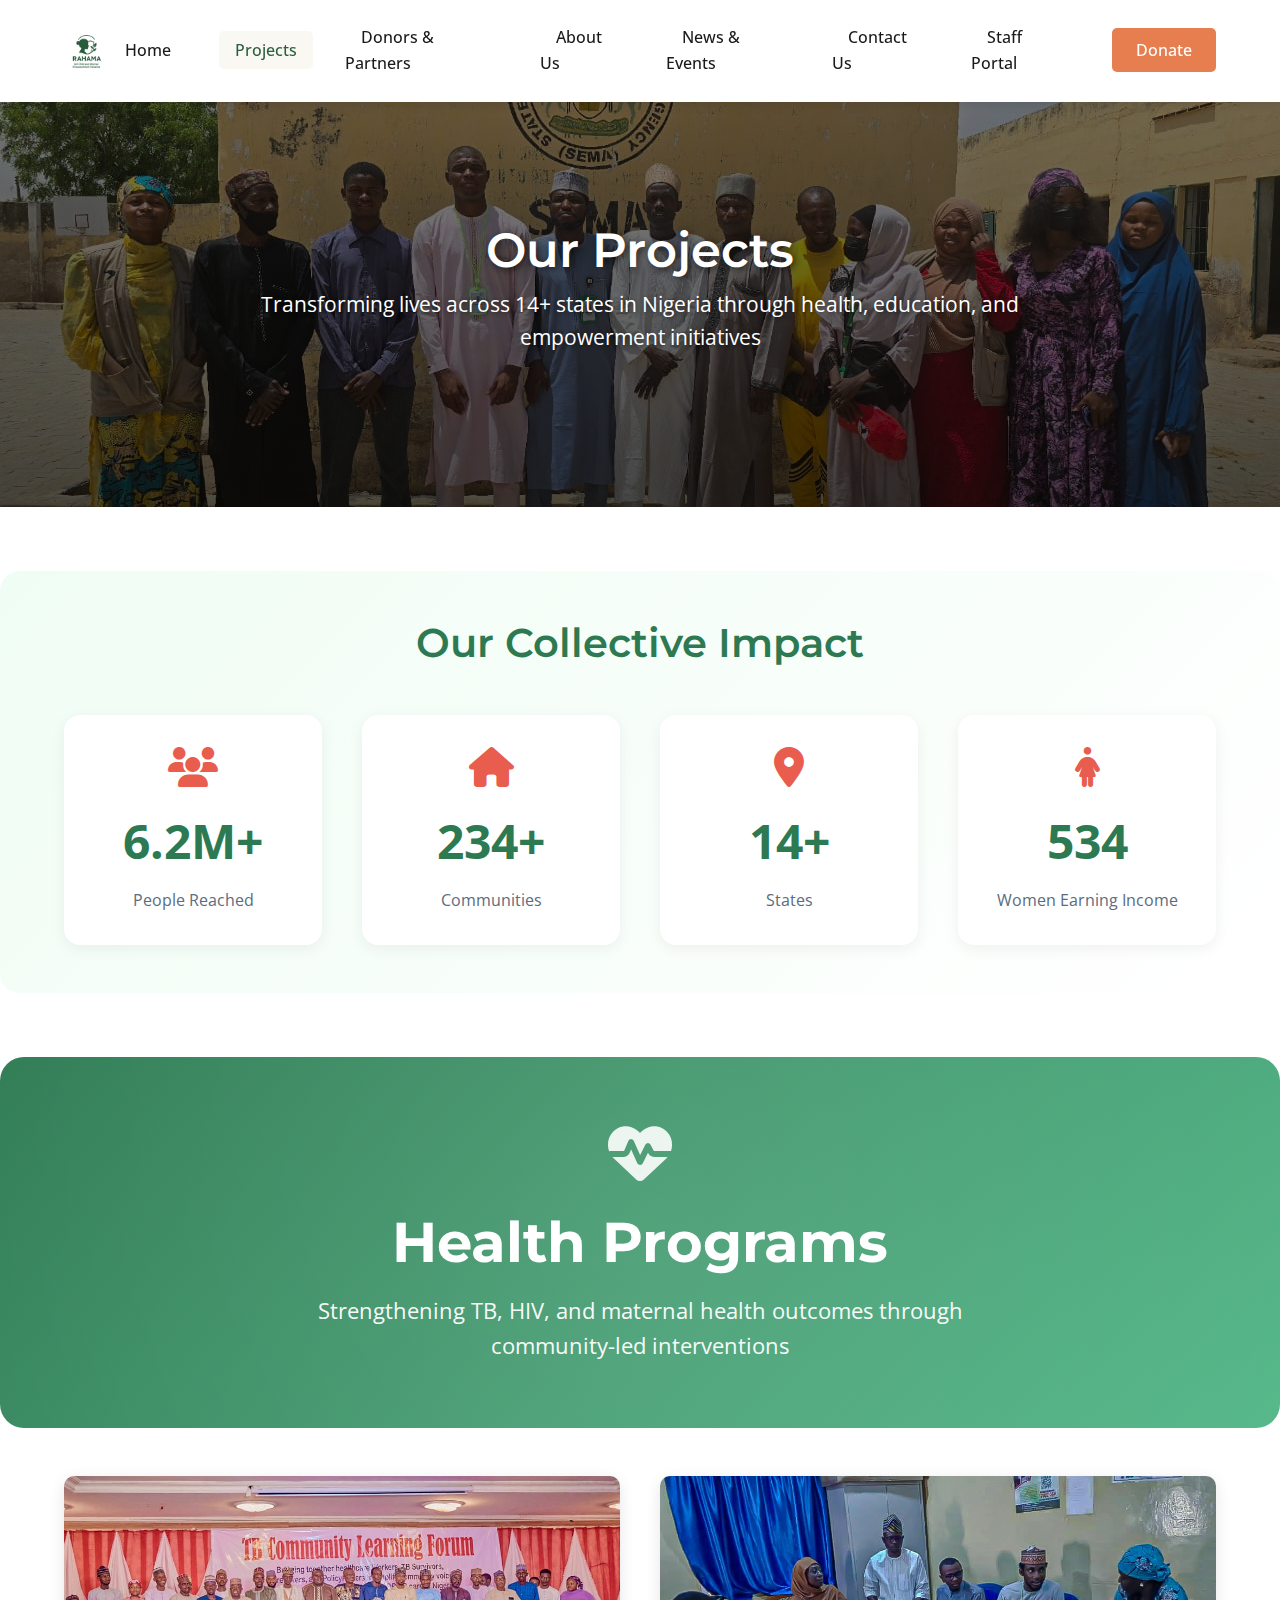
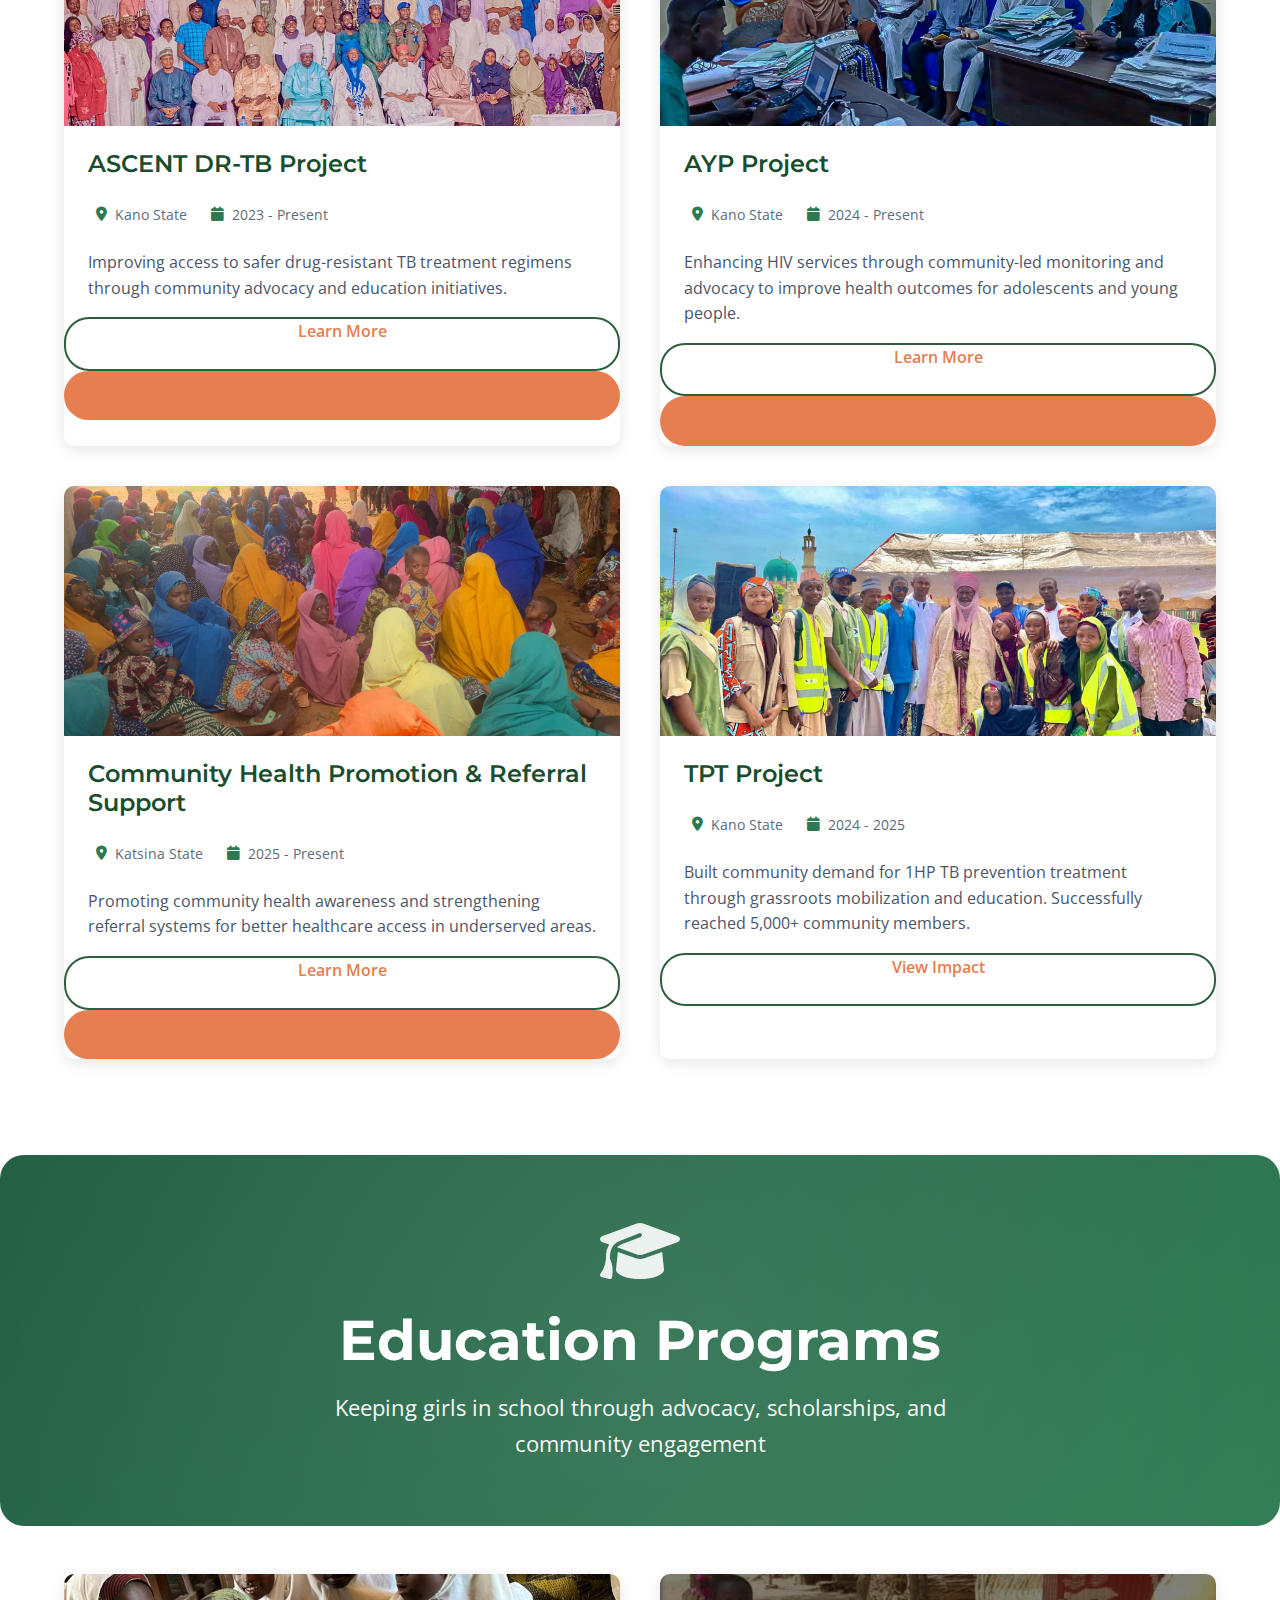
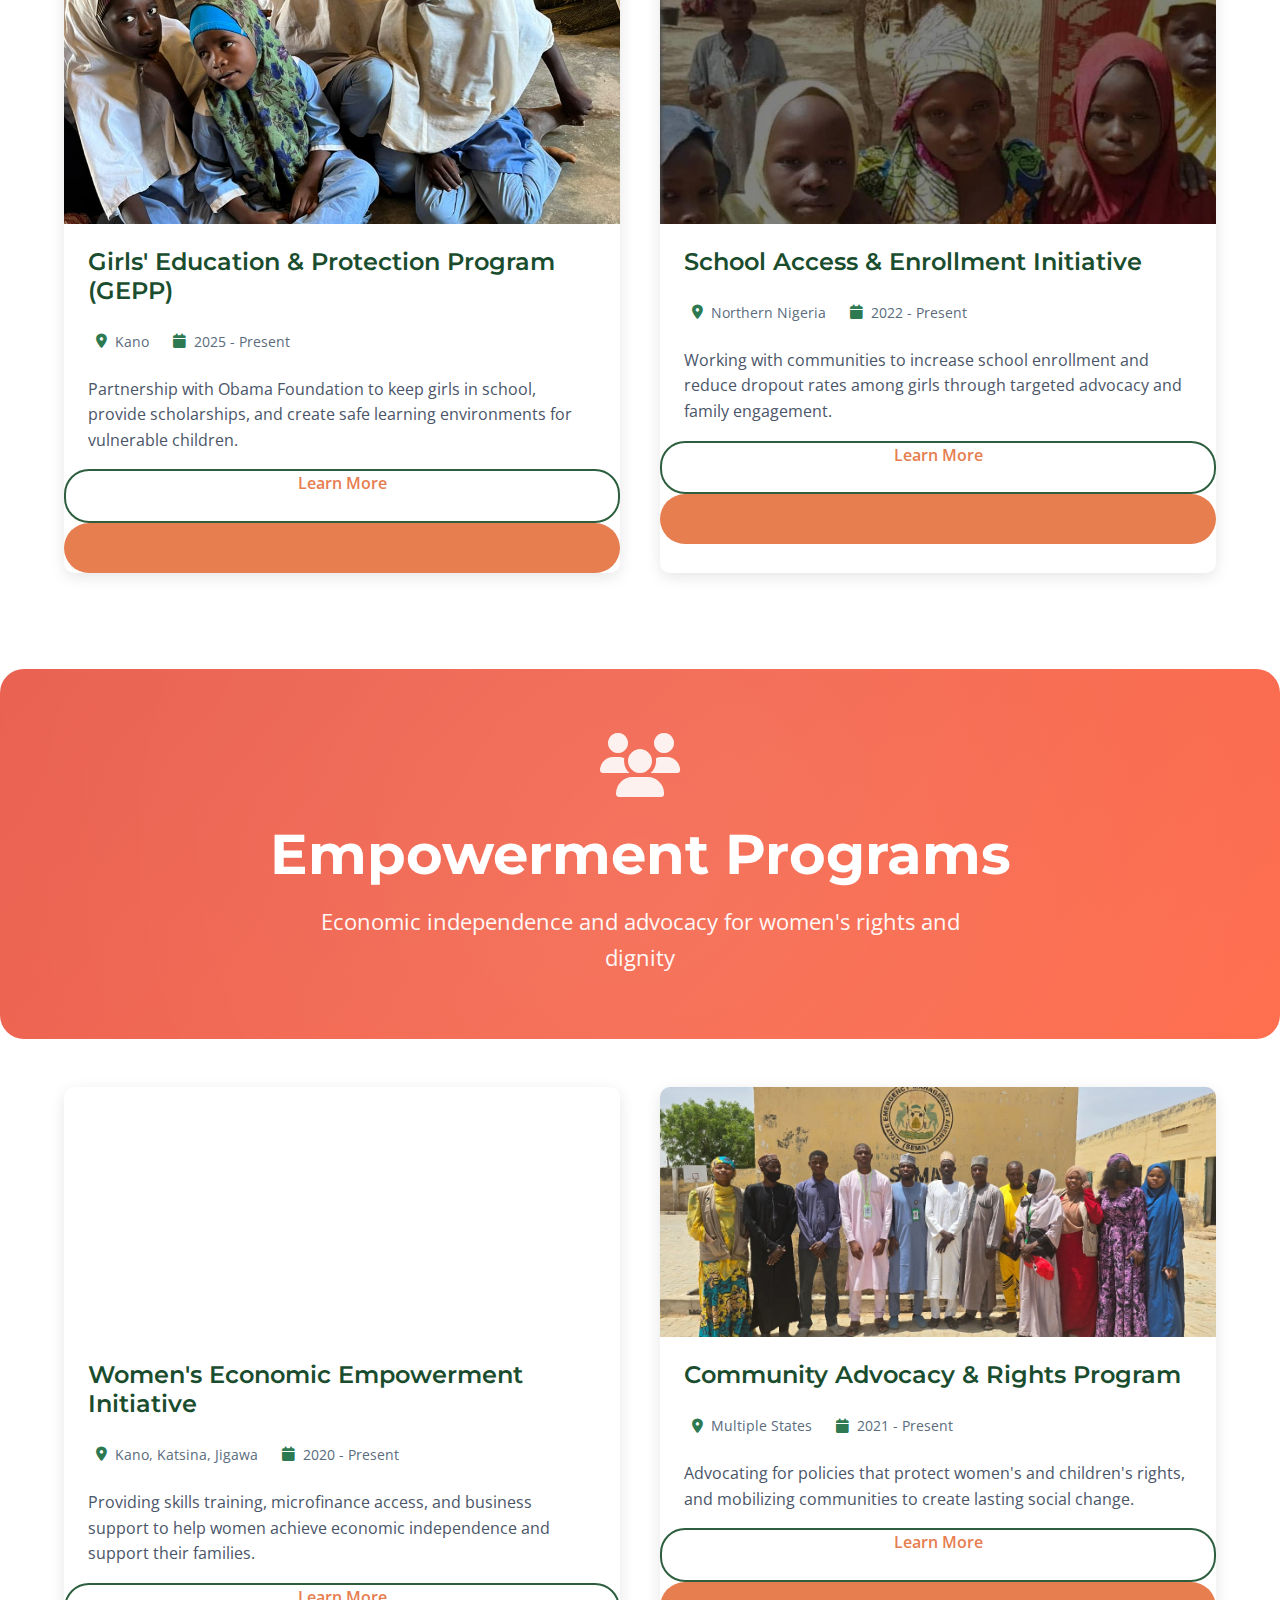
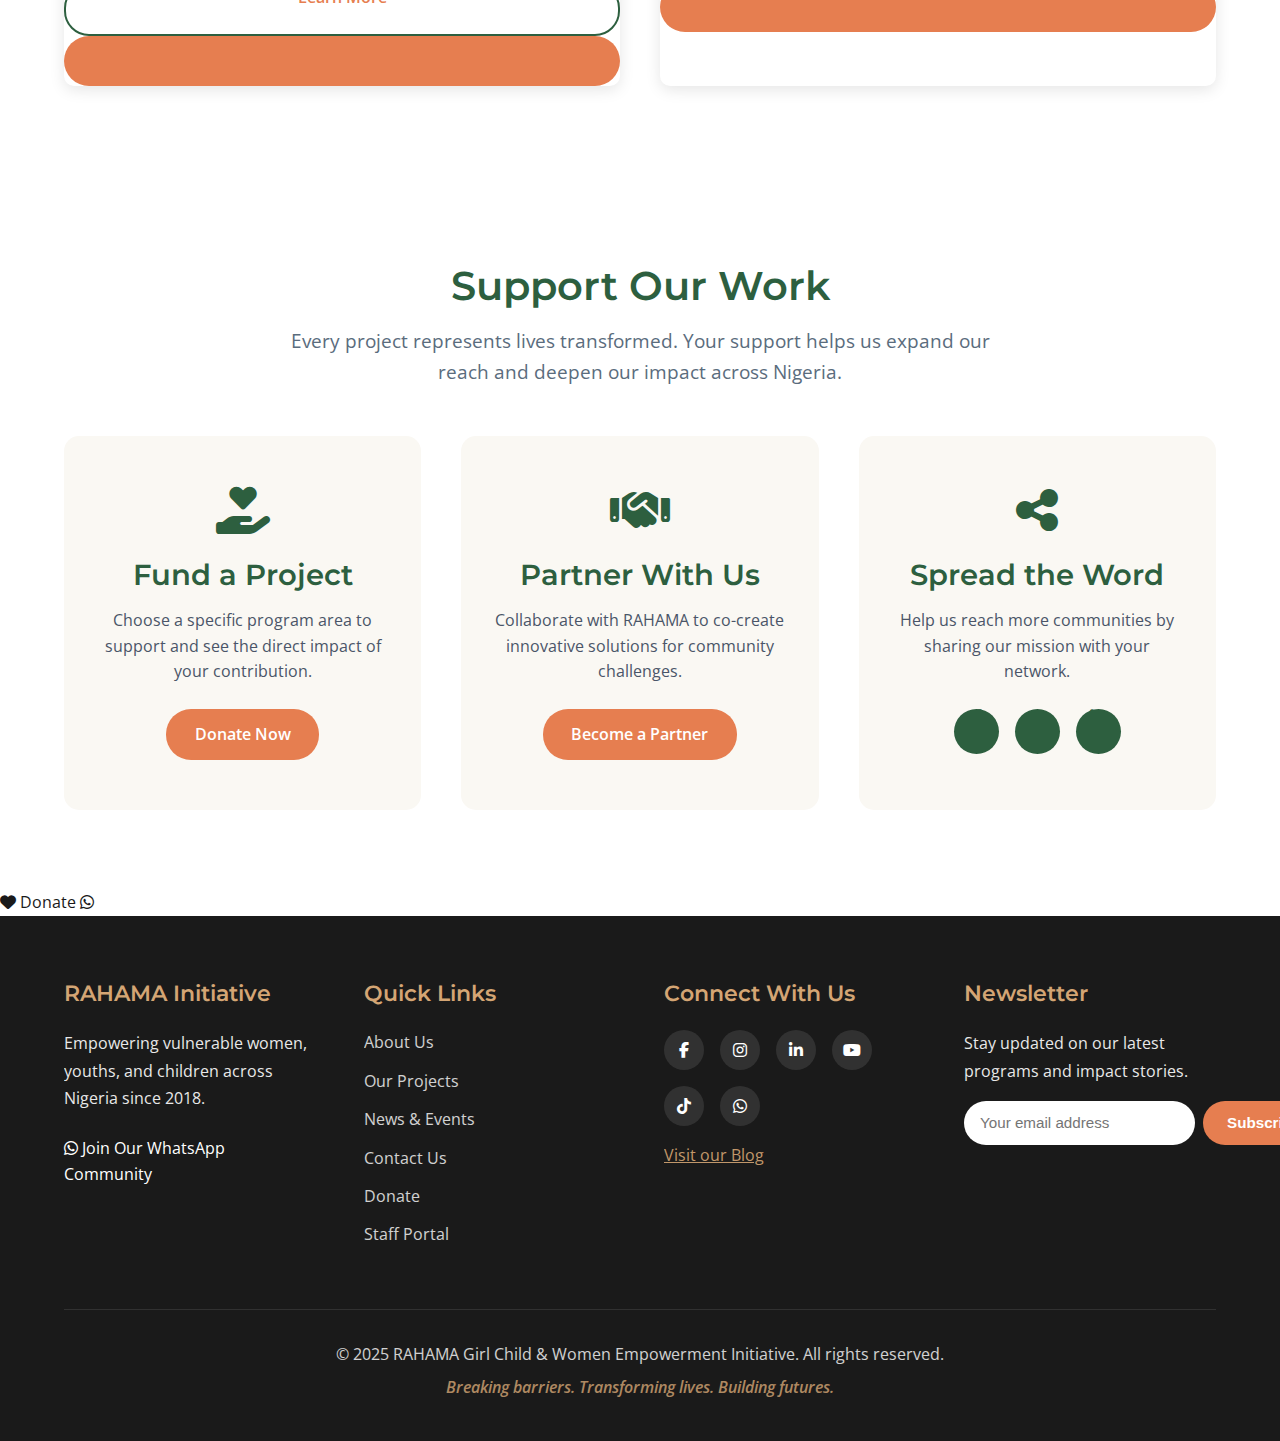
<file: projects.html>
<!DOCTYPE html>
<html lang="en">
<head>
  <meta charset="UTF-8" />
  <meta name="viewport" content="width=device-width, initial-scale=1.0"/>
  <title>Our Projects - RAHAMA Girl Child & Women Empowerment Initiative</title>
  <link rel="stylesheet" href="style.css" />
  <link rel="stylesheet" href="mobile-patch.css">
  <link rel="icon" type="image/png" href="RAHAMA Empowerment Logo Design (3).png" />
  
  <!-- Google Fonts -->
  <link rel="preconnect" href="https://fonts.googleapis.com">
  <link rel="preconnect" href="https://fonts.gstatic.com" crossorigin>
  <link href="https://fonts.googleapis.com/css2?family=Montserrat:wght@400;500;600;700&family=Open+Sans:wght@400;600&display=swap" rel="stylesheet">
  
  <!-- SEO Meta Tags -->
  <meta name="description" content="Discover RAHAMA's impactful projects across Nigeria - TB prevention, HIV services, girls' education, maternal health, and women empowerment programs transforming communities." />
  <meta name="keywords" content="RAHAMA projects, Nigeria NGO programs, girls education, TB prevention, HIV services, women empowerment, community health" />
  
  <!-- Canonical URL -->
  <link rel="canonical" href="https://rgcweinigeria.org/projects.html" />
  
  <!-- Font Awesome Icons -->
  <link rel="stylesheet" href="https://cdnjs.cloudflare.com/ajax/libs/font-awesome/6.4.0/css/all.min.css" />
  
  <style>
    /* ===== PROJECTS PAGE SPECIFIC STYLES ===== */
    
    /* Program Area Section */
    .program-area {
      margin-bottom: 6rem;
    }
    
    .program-header {
      background: linear-gradient(135deg, #2d7a52 0%, #52b788 100%);
      color: white;
      padding: 4rem 5%;
      text-align: center;
      border-radius: 24px;
      margin-bottom: 3rem;
      position: relative;
      overflow: hidden;
    }
    
    .program-header::before {
      content: '';
      position: absolute;
      top: -50%;
      right: -50%;
      width: 200%;
      height: 200%;
      background: radial-gradient(circle, rgba(255,255,255,0.1) 0%, transparent 70%);
      animation: rotate 20s linear infinite;
    }
    
    @keyframes rotate {
      from { transform: rotate(0deg); }
      to { transform: rotate(360deg); }
    }
    
    .program-header i {
      font-size: 4rem;
      margin-bottom: 1.5rem;
      opacity: 0.9;
    }
    
    .program-header h2 {
      font-size: clamp(2.5rem, 5vw, 3.5rem);
      margin-bottom: 1rem;
      font-weight: 700;
      position: relative;
      z-index: 1;
    }
    
    .program-header p {
      font-size: clamp(1.1rem, 2.5vw, 1.4rem);
      opacity: 0.95;
      max-width: 700px;
      margin: 0 auto;
      position: relative;
      z-index: 1;
    }
    
    /* Education Header Color */
    .program-header.education {
      background: linear-gradient(135deg, #1e5a3f 0%, #2d7a52 100%);
    }
    
    /* Empowerment Header Color */
    .program-header.empowerment {
      background: linear-gradient(135deg, #e85d4d 0%, #ff6b4a 100%);
    }
    
    /* Projects Grid within Area */
    .projects-in-area {
      display: grid;
      grid-template-columns: repeat(auto-fit, minmax(360px, 1fr));
      gap: 2.5rem;
      max-width: 1400px;
      margin: 0 auto;
      padding: 0 5%;
    }
    
    /* Project Badge */
    .project-badge {
      position: absolute;
      top: 1rem;
      right: 1rem;
      padding: 0.6rem 1.2rem;
      border-radius: 20px;
      font-size: 0.85rem;
      font-weight: 600;
      z-index: 2;
      backdrop-filter: blur(10px);
    }
    
    .badge-active {
      background: rgba(82, 183, 136, 0.95);
      color: white;
      box-shadow: 0 2px 8px rgba(82, 183, 136, 0.4);
    }
    
    .badge-completed {
      background: rgba(244, 162, 97, 0.95);
      color: white;
      box-shadow: 0 2px 8px rgba(244, 162, 97, 0.4);
    }
    
    /* Project Meta Info */
    .project-meta {
      display: flex;
      gap: 1.5rem;
      padding: 0 2rem;
      margin-bottom: 1.5rem;
      flex-wrap: wrap;
      font-size: 0.9rem;
      color: #5a6c7d;
    }
    
    .project-meta-item {
      display: flex;
      align-items: center;
      gap: 0.5rem;
    }
    
    .project-meta-item i {
      color: #2d7a52;
    }
    
    /* Impact Stats in Projects */
    .impact-stats {
      background: linear-gradient(135deg, #f0fdf4 0%, #ffffff 100%);
      padding: 3rem 5%;
      margin: 4rem 0;
      border-radius: 20px;
    }
    
    .impact-stats h2 {
      text-align: center;
      font-size: 2.5rem;
      color: #2d7a52;
      margin-bottom: 3rem;
    }
    
    .stats-grid {
      display: grid;
      grid-template-columns: repeat(auto-fit, minmax(200px, 1fr));
      gap: 2.5rem;
      max-width: 1200px;
      margin: 0 auto;
    }
    
    .stat-box {
      text-align: center;
      padding: 2rem;
      background: white;
      border-radius: 16px;
      box-shadow: 0 4px 15px rgba(0,0,0,0.06);
      transition: transform 0.3s ease;
    }
    
    .stat-box:hover {
      transform: translateY(-8px);
    }
    
    .stat-box i {
      font-size: 2.5rem;
      color: #e85d4d;
      margin-bottom: 1rem;
    }
    
    .stat-box .number {
      font-size: 3rem;
      font-weight: 700;
      color: #2d7a52;
      margin-bottom: 0.5rem;
    }
    
    .stat-box .label {
      font-size: 1rem;
      color: #5a6c7d;
    }
    
    /* Mobile Responsiveness */
    @media (max-width: 768px) {
      .projects-in-area {
        grid-template-columns: 1fr;
        gap: 2rem;
      }
      
      .program-header {
        padding: 3rem 2rem;
        margin-bottom: 2rem;
      }
      
      .program-header i {
        font-size: 3rem;
      }
      
      .stats-grid {
        grid-template-columns: repeat(2, 1fr);
        gap: 1.5rem;
      }
    }
    
    @media (max-width: 480px) {
      .stats-grid {
        grid-template-columns: 1fr;
      }
    }
  </style>
</head>

<body>
  <!-- Skip to Content Link -->
  <a href="#main-content" class="skip-link">Skip to main content</a>

  <!-- Navigation Bar -->
  <header>
    <nav class="navbar">
      <div class="logo">
        <a href="index.html">
          <img src="RAHAMA Empowerment Logo Design (3).png" alt="RAHAMA Logo" />
        </a>
      </div>
      
      <button class="mobile-menu-toggle" aria-label="Toggle navigation menu">
        <span></span>
        <span></span>
        <span></span>
      </button>
      
      <ul class="nav-links">
        <li><a href="index.html">Home</a></li>
        <li><a href="projects.html" class="active">Projects</a></li>
        <li><a href="Donors-and-Partners.html">Donors & Partners</a></li>
        <li><a href="about.html">About Us</a></li>
        <li><a href="news-events.html">News & Events</a></li>
        <li><a href="contact.html">Contact Us</a></li>
        <li><a href="https://rahamaorg.github.io/appraisal-system/" target="_blank" class="staff-portal">Staff Portal</a></li>
        <li><a href="donate.html" class="donate-menu">Donate</a></li>
      </ul>
    </nav>
  </header>

  <!-- Main Content -->
  <main id="main-content">
    
    <!-- Hero Section -->
    <section class="hero small-hero">
      <img src="socialawareness.jpeg" alt="RAHAMA projects across Nigeria" class="hero-img" loading="eager" />
      <div class="hero-text">
        <h1>Our Projects</h1>
        <p>Transforming lives across 14+ states in Nigeria through health, education, and empowerment initiatives</p>
      </div>
    </section>

    <!-- Impact Overview Stats -->
    <section class="impact-stats">
      <h2>Our Collective Impact</h2>
      <div class="stats-grid">
        <div class="stat-box">
          <i class="fas fa-users"></i>
          <div class="number">6.2M+</div>
          <div class="label">People Reached</div>
        </div>
        <div class="stat-box">
          <i class="fas fa-home"></i>
          <div class="number">234+</div>
          <div class="label">Communities</div>
        </div>
        <div class="stat-box">
          <i class="fas fa-map-marker-alt"></i>
          <div class="number">14+</div>
          <div class="label">States</div>
        </div>
        <div class="stat-box">
          <i class="fas fa-female"></i>
          <div class="number">534</div>
          <div class="label">Women Earning Income</div>
        </div>
      </div>
    </section>

    <!-- ========================================
         HEALTH PROGRAMS
         ======================================== -->
    <div class="program-area">
      <div class="program-header health">
        <i class="fas fa-heartbeat"></i>
        <h2>Health Programs</h2>
        <p>Strengthening TB, HIV, and maternal health outcomes through community-led interventions</p>
      </div>
      
      <div class="projects-in-area">
        
        <!-- ASCENT DR-TB Project -->
        <div class="project-card">
          <span class="project-badge badge-active">Active</span>
          <div class="project-card-image">
            <img src="TBLF.jpg" alt="ASCENT DR-TB Project community advocacy" loading="lazy" />
          </div>
          <div class="project-card-content">
            <h3>ASCENT DR-TB Project</h3>
            <div class="project-meta">
              <span class="project-meta-item">
                <i class="fas fa-map-marker-alt"></i>
                Kano State
              </span>
              <span class="project-meta-item">
                <i class="fas fa-calendar"></i>
                2023 - Present
              </span>
            </div>
            <p>Improving access to safer drug-resistant TB treatment regimens through community advocacy and education initiatives.</p>
            <div class="project-card-buttons">
              <a href="#" class="btn-secondary">Learn More</a>
              <a href="donate.html" class="btn-primary">Support Project</a>
            </div>
          </div>
        </div>

        <!-- AYP Project -->
        <div class="project-card">
          <span class="project-badge badge-active">Active</span>
          <div class="project-card-image">
            <img src="WhatsApp Image 2026-02-02 at 17.00.15.jpeg" alt="AYP Project - HIV services for adolescents" loading="lazy" />
          </div>
          <div class="project-card-content">
            <h3>AYP Project</h3>
            <div class="project-meta">
              <span class="project-meta-item">
                <i class="fas fa-map-marker-alt"></i>
                Kano State
              </span>
              <span class="project-meta-item">
                <i class="fas fa-calendar"></i>
                2024 - Present
              </span>
            </div>
            <p>Enhancing HIV services through community-led monitoring and advocacy to improve health outcomes for adolescents and young people.</p>
            <div class="project-card-buttons">
              <a href="#" class="btn-secondary">Learn More</a>
              <a href="donate.html" class="btn-primary">Support Project</a>
            </div>
          </div>
        </div>

        <!-- Community Health Promotion -->
        <div class="project-card">
          <span class="project-badge badge-active">Active</span>
          <div class="project-card-image">
            <img src="CBA.jpeg" alt="Community Health Promotion and Referral Support" loading="lazy" />
          </div>
          <div class="project-card-content">
            <h3>Community Health Promotion & Referral Support</h3>
            <div class="project-meta">
              <span class="project-meta-item">
                <i class="fas fa-map-marker-alt"></i>
                Katsina State
              </span>
              <span class="project-meta-item">
                <i class="fas fa-calendar"></i>
                2025 - Present
              </span>
            </div>
            <p>Promoting community health awareness and strengthening referral systems for better healthcare access in underserved areas.</p>
            <div class="project-card-buttons">
              <a href="#" class="btn-secondary">Learn More</a>
              <a href="donate.html" class="btn-primary">Support Project</a>
            </div>
          </div>
        </div>

        <!-- TPT Project (Completed) -->
        <div class="project-card">
          <span class="project-badge badge-completed">Completed</span>
          <div class="project-card-image">
            <img src="tpt2.jpeg" alt="TPT Project - TB prevention in Kano State" loading="lazy" />
          </div>
          <div class="project-card-content">
            <h3>TPT Project</h3>
            <div class="project-meta">
              <span class="project-meta-item">
                <i class="fas fa-map-marker-alt"></i>
                Kano State
              </span>
              <span class="project-meta-item">
                <i class="fas fa-calendar"></i>
                2024 - 2025
              </span>
            </div>
            <p>Built community demand for 1HP TB prevention treatment through grassroots mobilization and education. Successfully reached 5,000+ community members.</p>
            <div class="project-card-buttons">
              <a href="#" class="btn-secondary">View Impact</a>
            </div>
          </div>
        </div>

      </div>
    </div>

    <!-- ========================================
         EDUCATION PROGRAMS
         ======================================== -->
    <div class="program-area">
      <div class="program-header education">
        <i class="fas fa-graduation-cap"></i>
        <h2>Education Programs</h2>
        <p>Keeping girls in school through advocacy, scholarships, and community engagement</p>
      </div>
      
      <div class="projects-in-area">
        
        <!-- Girls' Education & Protection Program -->
        <div class="project-card">
          <span class="project-badge badge-active">Active</span>
          <div class="project-card-image">
            <img src="gepp.jpeg" alt="Girls' Education and Protection Program" loading="lazy" />
          </div>
          <div class="project-card-content">
            <h3>Girls' Education & Protection Program (GEPP)</h3>
            <div class="project-meta">
              <span class="project-meta-item">
                <i class="fas fa-map-marker-alt"></i>
                Kano
              </span>
              <span class="project-meta-item">
                <i class="fas fa-calendar"></i>
                2025 - Present
              </span>
            </div>
            <p>Partnership with Obama Foundation to keep girls in school, provide scholarships, and create safe learning environments for vulnerable children.</p>
            <div class="project-card-buttons">
              <a href="#" class="btn-secondary">Learn More</a>
              <a href="donate.html" class="btn-primary">Support Project</a>
            </div>
          </div>
        </div>

        <!-- School Access Initiative -->
        <div class="project-card">
          <span class="project-badge badge-active">Active</span>
          <div class="project-card-image">
            <img src="WhatsApp Image 2024-10-11 at 15.25.44_a52a9319.jpg" alt="School access and enrollment initiative" loading="lazy" />
          </div>
          <div class="project-card-content">
            <h3>School Access & Enrollment Initiative</h3>
            <div class="project-meta">
              <span class="project-meta-item">
                <i class="fas fa-map-marker-alt"></i>
                Northern Nigeria
              </span>
              <span class="project-meta-item">
                <i class="fas fa-calendar"></i>
                2022 - Present
              </span>
            </div>
            <p>Working with communities to increase school enrollment and reduce dropout rates among girls through targeted advocacy and family engagement.</p>
            <div class="project-card-buttons">
              <a href="#" class="btn-secondary">Learn More</a>
              <a href="donate.html" class="btn-primary">Support Project</a>
            </div>
          </div>
        </div>

      </div>
    </div>

    <!-- ========================================
         EMPOWERMENT PROGRAMS
         ======================================== -->
    <div class="program-area">
      <div class="program-header empowerment">
        <i class="fas fa-users"></i>
        <h2>Empowerment Programs</h2>
        <p>Economic independence and advocacy for women's rights and dignity</p>
      </div>
      
      <div class="projects-in-area">
        
        <!-- Women's Economic Empowerment -->
        <div class="project-card">
          <span class="project-badge badge-active">Active</span>
          <div class="project-card-image">
            <img src="GWEP.jpeg" alt="Women's economic empowerment initiative" loading="lazy" />
          </div>
          <div class="project-card-content">
            <h3>Women's Economic Empowerment Initiative</h3>
            <div class="project-meta">
              <span class="project-meta-item">
                <i class="fas fa-map-marker-alt"></i>
                Kano, Katsina, Jigawa
              </span>
              <span class="project-meta-item">
                <i class="fas fa-calendar"></i>
                2020 - Present
              </span>
            </div>
            <p>Providing skills training, microfinance access, and business support to help women achieve economic independence and support their families.</p>
            <div class="project-card-buttons">
              <a href="#" class="btn-secondary">Learn More</a>
              <a href="donate.html" class="btn-primary">Support Project</a>
            </div>
          </div>
        </div>

        <!-- Community Advocacy & Rights -->
        <div class="project-card">
          <span class="project-badge badge-active">Active</span>
          <div class="project-card-image">
            <img src="socialawareness.jpeg" alt="Community advocacy and women's rights" loading="lazy" />
          </div>
          <div class="project-card-content">
            <h3>Community Advocacy & Rights Program</h3>
            <div class="project-meta">
              <span class="project-meta-item">
                <i class="fas fa-map-marker-alt"></i>
                Multiple States
              </span>
              <span class="project-meta-item">
                <i class="fas fa-calendar"></i>
                2021 - Present
              </span>
            </div>
            <p>Advocating for policies that protect women's and children's rights, and mobilizing communities to create lasting social change.</p>
            <div class="project-card-buttons">
              <a href="#" class="btn-secondary">Learn More</a>
              <a href="donate.html" class="btn-primary">Support Project</a>
            </div>
          </div>
        </div>

      </div>
    </div>

    <!-- Call to Action -->
    <section class="get-involved">
      <h2>Support Our Work</h2>
      <p style="text-align: center; max-width: 700px; margin: 0 auto 3rem; font-size: 1.2rem; color: #5a6c7d;">
        Every project represents lives transformed. Your support helps us expand our reach and deepen our impact across Nigeria.
      </p>
      <div class="involvement-options">
        <div class="involvement-card">
          <i class="fas fa-hand-holding-heart fa-3x"></i>
          <h3>Fund a Project</h3>
          <p>Choose a specific program area to support and see the direct impact of your contribution.</p>
          <a href="donate.html" class="btn-primary">Donate Now</a>
        </div>
        <div class="involvement-card">
          <i class="fas fa-handshake fa-3x"></i>
          <h3>Partner With Us</h3>
          <p>Collaborate with RAHAMA to co-create innovative solutions for community challenges.</p>
          <a href="contact.html" class="btn-primary">Become a Partner</a>
        </div>
        <div class="involvement-card">
          <i class="fas fa-share-alt fa-3x"></i>
          <h3>Spread the Word</h3>
          <p>Help us reach more communities by sharing our mission with your network.</p>
          <div class="social-share-buttons">
            <a href="https://www.facebook.com/rgcweinitiative/" target="_blank" rel="noopener noreferrer">
              <i class="fab fa-facebook-f"></i>
            </a>
            <a href="https://www.instagram.com/rgcwei/" target="_blank" rel="noopener noreferrer">
              <i class="fab fa-instagram"></i>
            </a>
            <a href="https://www.linkedin.com/company/106340932/" target="_blank" rel="noopener noreferrer">
              <i class="fab fa-linkedin-in"></i>
            </a>
          </div>
        </div>
      </div>
    </section>

  </main>

  <!-- Sticky Donate Button -->
  <a href="donate.html" class="sticky-donate">
    <i class="fas fa-heart"></i> Donate
  </a>

  <!-- Sticky WhatsApp Button -->
  <a href="https://chat.whatsapp.com/GaFqMfCjJFiItCGnC9hp8u" target="_blank" rel="noopener noreferrer" class="sticky-whatsapp">
    <i class="fab fa-whatsapp"></i>
  </a>

  <!-- Footer -->
  <footer>
    <div class="footer-content">
      <div class="footer-section">
        <h3>RAHAMA Initiative</h3>
        <p>Empowering vulnerable women, youths, and children across Nigeria since 2018.</p>
        <div style="margin-top: 1.5rem;">
          <a href="https://chat.whatsapp.com/GaFqMfCjJFiItCGnC9hp8u" target="_blank" rel="noopener noreferrer" class="footer-whatsapp-btn">
            <i class="fab fa-whatsapp"></i>
            Join Our WhatsApp Community
          </a>
        </div>
      </div>
      
      <div class="footer-section">
        <h3>Quick Links</h3>
        <ul>
          <li><a href="about.html">About Us</a></li>
          <li><a href="projects.html">Our Projects</a></li>
          <li><a href="news-events.html">News & Events</a></li>
          <li><a href="contact.html">Contact Us</a></li>
          <li><a href="donate.html">Donate</a></li>
          <li><a href="https://rahamaorg.github.io/appraisal-system/" target="_blank">Staff Portal</a></li>
        </ul>
      </div>
      
      <div class="footer-section">
        <h3>Connect With Us</h3>
        <div class="social-links">
          <a href="https://www.facebook.com/rgcweinitiative/" target="_blank" rel="noopener noreferrer">
            <i class="fab fa-facebook-f"></i>
          </a>
          <a href="https://www.instagram.com/rgcwei/" target="_blank" rel="noopener noreferrer">
            <i class="fab fa-instagram"></i>
          </a>
          <a href="https://www.linkedin.com/company/106340932/" target="_blank" rel="noopener noreferrer">
            <i class="fab fa-linkedin-in"></i>
          </a>
          <a href="https://www.youtube.com/@rahamagcweinitiative4393" target="_blank" rel="noopener noreferrer">
            <i class="fab fa-youtube"></i>
          </a>
          <a href="https://www.tiktok.com/@rahama.initiative" target="_blank" rel="noopener noreferrer">
            <i class="fab fa-tiktok"></i>
          </a>
          <a href="https://chat.whatsapp.com/GaFqMfCjJFiItCGnC9hp8u" target="_blank" rel="noopener noreferrer">
            <i class="fab fa-whatsapp"></i>
          </a>
        </div>
        <p class="blog-link"><a href="http://www.rgcweinitiative.blogspot.com" target="_blank" rel="noopener noreferrer">Visit our Blog</a></p>
      </div>
      
      <div class="footer-section">
  <h3>Newsletter</h3>
  <p>Stay updated on our latest programs and impact stories.</p>
  <form class="newsletter-form"
        action="https://rgcweinigeria.us7.list-manage.com/subscribe/post?u=9d83ec3794b4da4738e9008cb&id=8e93ef4b70&f_id=008b49e4f0"
        method="post"
        target="_blank">
    <input type="email"
           name="EMAIL"
           placeholder="Your email address"
           required />
    <button type="submit" class="btn-primary">
      Subscribe
    </button>

  </form>
</div>
    </div>
    
    <div class="footer-bottom">
      <p>&copy; 2025 RAHAMA Girl Child & Women Empowerment Initiative. All rights reserved.</p>
      <p class="footer-tagline">Breaking barriers. Transforming lives. Building futures.</p>
    </div>
  </footer>

  <!-- JavaScript -->
  <script>
    // Mobile Menu Toggle
    const mobileMenuToggle = document.querySelector('.mobile-menu-toggle');
    const navLinks = document.querySelector('.nav-links');
    
    if (mobileMenuToggle) {
      mobileMenuToggle.addEventListener('click', () => {
        navLinks.classList.toggle('active');
        mobileMenuToggle.classList.toggle('active');
      });
      
      const navItems = document.querySelectorAll('.nav-links a');
      navItems.forEach(item => {
        item.addEventListener('click', () => {
          navLinks.classList.remove('active');
          mobileMenuToggle.classList.remove('active');
        });
      });
      
      document.addEventListener('click', (e) => {
        if (!e.target.closest('.navbar')) {
          navLinks.classList.remove('active');
          mobileMenuToggle.classList.remove('active');
        }
      });
    }

    // Smooth scroll for anchor links
    document.querySelectorAll('a[href^="#"]').forEach(anchor => {
      anchor.addEventListener('click', function (e) {
        e.preventDefault();
        const target = document.querySelector(this.getAttribute('href'));
        if (target) {
          target.scrollIntoView({
            behavior: 'smooth',
            block: 'start'
          });
        }
      });
    });

    // Project card slide-in animation
    document.addEventListener('DOMContentLoaded', () => {
      const observerOptions = {
        threshold: 0.1,
        rootMargin: '0px 0px -50px 0px'
      };

      const observer = new IntersectionObserver((entries) => {
        entries.forEach(entry => {
          if (entry.isIntersecting) {
            entry.target.classList.add('visible');
          }
        });
      }, observerOptions);

      document.querySelectorAll('.project-card').forEach(card => {
        observer.observe(card);
      });
    });
  </script>
</body>
</html>
</file>
<file: style.css>
/* ========================================
   RAHAMA WEBSITE - ENHANCED CSS
   Updated with optimizations - FIXED VERSION
   ======================================== */

/* ===== IMPROVED COLOR SCHEME ===== */
:root {
  /* Primary Greens - Richer, More Professional */
  --primary-dark: #1a4d2e;      /* Deeper forest green for headers */
  --primary-color: #2d5f3f;      /* Main brand green */
  --primary-light: #4a7c59;      /* Lighter green for accents */
  
  /* Secondary/Accent Colors */
  --accent-gold: #d4a574;        /* Warm gold for CTAs */
  --accent-orange: #e67e50;      /* Vibrant orange for donate buttons */
  --success-green: #52b788;      /* Bright green for success states */
  
  /* Supporting Colors */
  --text-primary: #1a1a1a;       /* Darker, more readable */
  --text-secondary: #4a5568;     /* Better contrast */
  --background-cream: #faf8f3;   /* Warmer background */
  --white: #ffffff;
  
  /* Keep old variables for compatibility */
  --text-dark: #1a1a1a;
  --text-light: #4a5568;
  --bg-light: #faf8f3;
  --bg-white: #ffffff;
  --border-light: #e8e8e8;
  --shadow: rgba(0, 0, 0, 0.1);
  --transition: all 0.3s ease;
}

/* ===== GOOGLE FONTS ===== */
@import url('https://fonts.googleapis.com/css2?family=Montserrat:wght@400;500;600;700&family=Open+Sans:wght@400;600&display=swap');

/* ===== RESET AND BASE STYLES ===== */
* {
  margin: 0;
  padding: 0;
  box-sizing: border-box;
}

body {
  font-family: 'Open Sans', -apple-system, BlinkMacSystemFont, 'Segoe UI', sans-serif;
  color: var(--text-primary);
  line-height: 1.6;
  background-color: var(--bg-white);
}

h1, h2, h3, h4, h5, h6 {
  font-family: 'Montserrat', sans-serif;
  font-weight: 600;
  line-height: 1.2;
  margin-bottom: 1rem;
}

a {
  text-decoration: none;
  color: inherit;
  transition: var(--transition);
}

img {
  max-width: 100%;
  height: auto;
  display: block;
}

/* ===== NAVIGATION BAR ===== */
header {
  background-color: var(--bg-white);
  box-shadow: 0 2px 10px var(--shadow);
  position: sticky;
  top: 0;
  z-index: 1000;
}

.navbar {
  display: flex;
  justify-content: space-between;
  align-items: center;
  padding: 1rem 5%;
  max-width: 1400px;
  margin: 0 auto;
}

.logo img {
  height: 70px;
  width: auto;
}

.nav-links {
  display: flex;
  list-style: none;
  gap: 2rem;
  align-items: center;
}

.nav-links a {
  color: var(--text-primary);
  font-weight: 500;
  padding: 0.5rem 1rem;
  border-radius: 5px;
  transition: var(--transition);
}

.nav-links a:hover,
.nav-links a.active {
  color: var(--primary-color);
  background-color: var(--bg-light);
}

.donate-menu {
  background-color: var(--accent-orange) !important;
  color: white !important;
  padding: 0.7rem 1.5rem !important;
  border-radius: 25px;
}

.donate-menu:hover {
  background-color: #d4673d !important;
  transform: translateY(-2px);
  box-shadow: 0 4px 12px rgba(230, 126, 80, 0.4);
}

/* ===== MOBILE MENU TOGGLE (HAMBURGER) ===== */
.mobile-menu-toggle {
  display: none;
  flex-direction: column;
  gap: 5px;
  background: none;
  border: none;
  cursor: pointer;
  padding: 0.5rem;
}

.mobile-menu-toggle span {
  width: 25px;
  height: 3px;
  background-color: var(--primary-color);
  transition: all 0.3s ease;
  border-radius: 2px;
}

.mobile-menu-toggle.active span:nth-child(1) {
  transform: rotate(45deg) translate(5px, 5px);
}

.mobile-menu-toggle.active span:nth-child(2) {
  opacity: 0;
}

.mobile-menu-toggle.active span:nth-child(3) {
  transform: rotate(-45deg) translate(7px, -6px);
}

/* ===== HERO SECTION ===== */
.hero {
  position: relative;
  height: 70vh;
  min-height: 500px;
  overflow: hidden;
  display: flex;
  align-items: center;
  justify-content: center;
}

.hero-slideshow {
  position: absolute;
  top: 0;
  left: 0;
  width: 100%;
  height: 100%;
  z-index: 1;
}

.hero-slideshow img {
  position: absolute;
  top: 0;
  left: 0;
  width: 100%;
  height: 100%;
  object-fit: cover;
  opacity: 0;
  transition: opacity 1s ease-in-out;
}

.hero-slideshow img.active {
  opacity: 1;
}

.hero-slideshow::after {
  content: '';
  position: absolute;
  top: 0;
  left: 0;
  width: 100%;
  height: 100%;
  background: linear-gradient(rgba(0, 0, 0, 0.4), rgba(0, 0, 0, 0.6));
  z-index: 2;
}

.hero-text {
  position: relative;
  z-index: 3;
  text-align: center;
  color: white;
  padding: 2rem;
  max-width: 900px;
}

.hero-text h1 {
  font-size: 3.5rem;
  margin-bottom: 1.5rem;
  text-shadow: 2px 2px 8px rgba(0, 0, 0, 0.5);
  animation: fadeInUp 1s ease-out;
}

.hero-text p {
  font-size: 1.4rem;
  text-shadow: 1px 1px 4px rgba(0, 0, 0, 0.5);
  animation: fadeInUp 1s ease-out 0.3s backwards;
  margin-bottom: 2rem;
}

/* ===== HERO CTA BUTTONS ===== */
.hero-cta {
  margin-top: 2rem;
  display: flex;
  gap: 1.5rem;
  justify-content: center;
  flex-wrap: wrap;
  animation: fadeInUp 1s ease-out 0.6s backwards;
}

.btn-hero-primary {
  padding: 1rem 2.5rem;
  background-color: var(--accent-orange);
  color: white;
  border-radius: 30px;
  font-weight: 600;
  font-size: 1.1rem;
  transition: all 0.3s ease;
  box-shadow: 0 4px 15px rgba(230, 126, 80, 0.3);
}

.btn-hero-primary:hover {
  background-color: #d4673d;
  transform: translateY(-3px);
  box-shadow: 0 8px 20px rgba(230, 126, 80, 0.5);
}

.btn-hero-secondary {
  padding: 1rem 2.5rem;
  background-color: transparent;
  color: white;
  border: 2px solid white;
  border-radius: 30px;
  font-weight: 600;
  font-size: 1.1rem;
  transition: all 0.3s ease;
}

.btn-hero-secondary:hover {
  background-color: white;
  color: var(--primary-color);
}

/* ===== HERO ARROWS ===== */
.hero-arrows {
  position: absolute;
  top: 50%;
  width: 100%;
  display: flex;
  justify-content: space-between;
  padding: 0 2rem;
  z-index: 4;
  transform: translateY(-50%);
}

.arrow {
  cursor: pointer;
  font-size: 2.5rem;
  color: white;
  background-color: rgba(0, 0, 0, 0.3);
  padding: 1rem 1.5rem;
  border-radius: 50%;
  transition: var(--transition);
  user-select: none;
}

.arrow:hover {
  background-color: rgba(0, 0, 0, 0.6);
  transform: scale(1.1);
}

.hero-dots {
  position: absolute;
  bottom: 2rem;
  left: 50%;
  transform: translateX(-50%);
  z-index: 4;
  display: flex;
  gap: 1rem;
}

.hero-dots span {
  width: 12px;
  height: 12px;
  border-radius: 50%;
  background-color: rgba(255, 255, 255, 0.5);
  cursor: pointer;
  transition: var(--transition);
}

.hero-dots span.active,
.hero-dots span:hover {
  background-color: white;
  transform: scale(1.2);
}

/* ===== MISSION SECTION ===== */
.mission {
  padding: 5rem 5%;
  text-align: center;
  background-color: var(--bg-light);
}

.mission h2 {
  font-size: 2.5rem;
  color: var(--primary-dark);
  margin-bottom: 1.5rem;
}

.mission p {
  font-size: 1.2rem;
  color: var(--text-secondary);
  max-width: 900px;
  margin: 0 auto;
  line-height: 1.8;
}

/* ===== IMPACT STATS ===== */
.stats {
  display: grid;
  grid-template-columns: repeat(auto-fit, minmax(200px, 1fr));
  gap: 3rem;
  padding: 5rem 5%;
  max-width: 1400px;
  margin: 0 auto;
  background-color: var(--bg-white);
}

.stat {
  text-align: center;
  padding: 2rem;
  border-radius: 10px;
  background-color: var(--bg-light);
  transition: var(--transition);
  position: relative;
}

.stat:hover {
  transform: translateY(-10px);
  box-shadow: 0 10px 30px var(--shadow);
  background-color: var(--primary-color);
  color: white;
}

.stat i {
  color: var(--primary-color);
  margin-bottom: 1rem;
  transition: var(--transition);
}

.stat:hover i {
  color: white;
  transform: scale(1.2);
}

.stat h3 {
  font-size: 2.5rem;
  color: var(--primary-color);
  margin-bottom: 0.5rem;
  transition: var(--transition);
}

.stat:hover h3 {
  color: white;
}

.stat p {
  font-size: 1.1rem;
  font-weight: 600;
  margin-bottom: 0.5rem;
}

.stat-context {
  font-size: 0.9rem;
  opacity: 0.8;
  font-style: italic;
}

/* ===== TESTIMONIALS SECTION ===== */
.testimonials {
  padding: 5rem 5%;
  background: linear-gradient(135deg, #f5f7fa 0%, #c3cfe2 100%);
}

.testimonials h2 {
  font-size: 2.5rem;
  text-align: center;
  color: var(--primary-color);
  margin-bottom: 3rem;
}

.testimonial-container {
  max-width: 1200px;
  margin: 0 auto;
  display: grid;
  grid-template-columns: 2fr 1fr;
  gap: 2rem;
}

.testimonial-card {
  background-color: var(--bg-white);
  padding: 3rem;
  border-radius: 15px;
  box-shadow: 0 8px 25px var(--shadow);
  position: relative;
}

.testimonial-card.featured {
  border-left: 5px solid var(--accent-orange);
}

.quote-icon {
  position: absolute;
  top: 2rem;
  right: 2rem;
  font-size: 3rem;
  color: var(--accent-orange);
  opacity: 0.2;
}

blockquote {
  margin: 1.5rem 0;
}

blockquote p {
  font-size: 1.3rem;
  font-style: italic;
  color: var(--text-dark);
  line-height: 1.8;
}

.testimonial-author {
  margin-top: 2rem;
  padding-top: 1.5rem;
  border-top: 2px solid var(--border-light);
}

.author-name {
  font-weight: 700;
  font-size: 1.1rem;
  color: var(--primary-color);
}

.author-detail {
  color: var(--text-light);
  font-size: 0.95rem;
}

.testimonial-context {
  margin-top: 1.5rem;
  padding: 1.5rem;
  background-color: var(--bg-light);
  border-radius: 8px;
}

.testimonial-context p {
  color: var(--text-light);
  line-height: 1.6;
}

.impact-highlight {
  background-color: var(--primary-color);
  color: white;
  padding: 2.5rem;
  border-radius: 15px;
  display: flex;
  flex-direction: column;
  justify-content: center;
}

.impact-highlight h3 {
  font-size: 1.8rem;
  margin-bottom: 1rem;
}

.impact-highlight p {
  line-height: 1.7;
  margin-bottom: 1.5rem;
}

.impact-highlight .btn-secondary {
  background-color: white;
  color: var(--primary-color);
  border: none;
  align-self: flex-start;
}

.impact-highlight .btn-secondary:hover {
  background-color: var(--accent-orange);
  color: white;
}

/* ===== WHAT WE DO SECTION ===== */
.what-we-do {
  padding: 5rem 5%;
  background-color: var(--bg-light);
}

.what-we-do h2 {
  text-align: center;
  font-size: 2.5rem;
  color: var(--primary-dark);
  margin-bottom: 1rem;
}

.what-we-do .section-intro {
  text-align: center;
  max-width: 800px;
  margin: 0 auto 3rem;
  color: var(--text-secondary);
  font-size: 1.1rem;
}

.what-we-do .pillars {
  display: grid;
  grid-template-columns: repeat(auto-fit, minmax(260px, 1fr));
  gap: 2.5rem;
  max-width: 1200px;
  margin: 0 auto;
}

.what-we-do .pillar {
  background: white;
  padding: 2.5rem 2rem;
  border-radius: 15px;
  text-align: center;
  transition: var(--transition);
  box-shadow: 0 4px 15px rgba(0,0,0,0.08);
}

.what-we-do .pillar:hover {
  transform: translateY(-8px);
  box-shadow: 0 10px 30px rgba(0,0,0,0.15);
}

.what-we-do .pillar h3 {
  color: var(--primary-dark);
  margin-bottom: 1rem;
}

/* ===== FEATURED PROJECTS ===== */
.featured-projects {
  padding: 5rem 5%;
  background-color: var(--bg-light);
}

.featured-projects h2 {
  font-size: 2.5rem;
  text-align: center;
  color: var(--primary-dark);
  margin-bottom: 3rem;
}

.projects-grid {
  display: grid;
  grid-template-columns: repeat(auto-fit, minmax(320px, 1fr));
  gap: 2.5rem;
  max-width: 1400px;
  margin: 0 auto;
}

.project-card {
  background-color: var(--bg-white);
  border-radius: 10px;
  overflow: hidden;
  box-shadow: 0 4px 15px var(--shadow);
  transition: var(--transition);
}

.project-card:hover {
  transform: translateY(-10px);
  box-shadow: 0 10px 30px rgba(0, 0, 0, 0.15);
}

.project-card img {
  width: 100%;
  height: 250px;
  object-fit: cover;
}

.project-card h3 {
  padding: 1.5rem 1.5rem 0.5rem;
  font-size: 1.5rem;
  color: var(--primary-dark);
}

.project-card p {
  padding: 0 1.5rem 1rem;
  color: var(--text-secondary);
  line-height: 1.6;
}

.project-card a {
  display: block;
  padding: 0 1.5rem 1.5rem;
  color: var(--accent-orange);
  font-weight: 600;
  transition: var(--transition);
}

.project-card a:hover {
  color: var(--primary-color);
}

.project-card-actions {
  display: flex;
  gap: 1rem;
  padding: 0 1.5rem 1.5rem;
}

/* ===== BUTTONS ===== */
.btn-primary,
.btn-secondary {
  padding: 0.8rem 1.8rem;
  border-radius: 25px;
  font-weight: 600;
  text-align: center;
  cursor: pointer;
  border: none;
  transition: var(--transition);
  display: inline-block;
  min-height: 44px;
}

.btn-primary {
  background-color: var(--accent-orange);
  color: white;
  flex: 1;
}

.btn-primary:hover {
  background-color: #d4673d;
  transform: translateY(-2px);
  box-shadow: 0 4px 12px rgba(230, 126, 80, 0.4);
}

.btn-secondary {
  background-color: transparent;
  color: var(--primary-color);
  border: 2px solid var(--primary-color);
  flex: 1;
}

.btn-secondary:hover {
  background-color: var(--primary-color);
  color: white;
}

/* ===== GET INVOLVED SECTION ===== */
.get-involved {
  padding: 5rem 5%;
  background-color: var(--bg-white);
}

.get-involved-content {
  max-width: 1400px;
  margin: 0 auto;
}

.get-involved h2 {
  font-size: 2.5rem;
  text-align: center;
  color: var(--primary-color);
  margin-bottom: 1rem;
}

.get-involved > .get-involved-content > p {
  text-align: center;
  font-size: 1.2rem;
  color: var(--text-light);
  max-width: 800px;
  margin: 0 auto 3rem;
}

.involvement-options {
  display: grid;
  grid-template-columns: repeat(auto-fit, minmax(300px, 1fr));
  gap: 2.5rem;
}

.involvement-card {
  background-color: var(--bg-light);
  padding: 3rem 2rem;
  border-radius: 15px;
  text-align: center;
  transition: var(--transition);
  border: 2px solid transparent;
}

.involvement-card:hover {
  border-color: var(--primary-color);
  transform: translateY(-10px);
  box-shadow: 0 10px 30px var(--shadow);
}

.involvement-card i {
  color: var(--primary-color);
  margin-bottom: 1.5rem;
}

.involvement-card h3 {
  font-size: 1.8rem;
  color: var(--primary-color);
  margin-bottom: 1rem;
}

.involvement-card p {
  color: var(--text-light);
  margin-bottom: 1.5rem;
  line-height: 1.6;
}

.social-share-buttons {
  display: flex;
  justify-content: center;
  gap: 1rem;
  margin-top: 1rem;
}

.social-share-buttons a {
  width: 45px;
  height: 45px;
  border-radius: 50%;
  background-color: var(--primary-color);
  color: white;
  display: flex;
  align-items: center;
  justify-content: center;
  font-size: 1.2rem;
  transition: var(--transition);
}

.social-share-buttons a:hover {
  background-color: var(--accent-orange);
  transform: scale(1.1);
}

/* ===== PARTNERS PREVIEW ===== */
.partners-preview {
  padding: 5rem 5%;
  background-color: var(--bg-light);
  text-align: center;
}

.partners-preview h2 {
  font-size: 2.5rem;
  color: var(--primary-dark);
  margin-bottom: 1rem;
}

.partners-intro {
  font-size: 1.1rem;
  color: var(--text-secondary);
  max-width: 700px;
  margin: 0 auto 3rem;
}

.partner-logos {
  display: flex;
  justify-content: center;
  align-items: center;
  flex-wrap: wrap;
  gap: 3rem;
  max-width: 1200px;
  margin: 0 auto 2.5rem;
}

.partner-logos img {
  height: 80px;
  width: auto;
  object-fit: contain;
  filter: grayscale(100%);
  opacity: 0.7;
  transition: var(--transition);
}

.partner-logos img:hover {
  filter: grayscale(0%);
  opacity: 1;
  transform: scale(1.1);
}

/* ===== PARTNERS PAGE - LOGO GRID ===== */
.partners-logos {
  padding: 5rem 5%;
  background-color: var(--bg-light);
}

.partners-logos .logo-grid {
  max-width: 1400px;
  margin: 0 auto;
  display: grid;
  grid-template-columns: repeat(auto-fit, minmax(220px, 1fr));
  gap: 2.5rem;
}

.partners-logos .logo-grid img {
  background-color: var(--bg-white);
  padding: 2.5rem;
  border-radius: 15px;
  box-shadow: 0 6px 20px rgba(0,0,0,0.08);
  max-height: 90px;
  width: auto;
  object-fit: contain;
  margin: 0 auto;
  transition: var(--transition);
}

.partners-logos .logo-grid img:hover {
  transform: translateY(-6px);
  box-shadow: 0 12px 30px rgba(0,0,0,0.15);
}

/* ===== FOOTER ===== */
footer {
  background-color: var(--text-primary);
  color: white;
  padding: 4rem 5% 2rem;
}

.footer-content {
  max-width: 1400px;
  margin: 0 auto;
  display: grid;
  grid-template-columns: repeat(auto-fit, minmax(250px, 1fr));
  gap: 3rem;
  margin-bottom: 3rem;
}

.footer-section h3 {
  font-size: 1.4rem;
  margin-bottom: 1.5rem;
  color: var(--accent-gold);
}

.footer-section p {
  line-height: 1.7;
  opacity: 0.9;
}

.footer-section ul {
  list-style: none;
}

.footer-section ul li {
  margin-bottom: 0.8rem;
}

.footer-section ul li a {
  opacity: 0.8;
  transition: var(--transition);
}

.footer-section ul li a:hover {
  opacity: 1;
  color: var(--accent-gold);
  padding-left: 5px;
}

.social-links {
  display: flex;
  gap: 1rem;
  margin-bottom: 1rem;
  flex-wrap: wrap;
}

.social-links a {
  width: 40px;
  height: 40px;
  border-radius: 50%;
  background-color: rgba(255, 255, 255, 0.1);
  display: flex;
  align-items: center;
  justify-content: center;
  transition: var(--transition);
}

.social-links a:hover {
  background-color: var(--accent-orange);
  transform: translateY(-3px);
}

.blog-link {
  margin-top: 1rem;
}

.blog-link a {
  color: var(--accent-gold);
  text-decoration: underline;
}

.newsletter-form {
  display: flex;
  gap: 0.5rem;
  margin-top: 1rem;
}

.newsletter-form input {
  flex: 1;
  padding: 0.7rem 1rem;
  border: none;
  border-radius: 25px;
  font-size: 0.95rem;
}

.newsletter-form button {
  padding: 0.7rem 1.5rem;
  font-size: 0.95rem;
}

.footer-bottom {
  max-width: 1400px;
  margin: 0 auto;
  padding-top: 2rem;
  border-top: 1px solid rgba(255, 255, 255, 0.1);
  text-align: center;
}

.footer-bottom p {
  opacity: 0.8;
  margin-bottom: 0.5rem;
}

.footer-tagline {
  color: var(--accent-gold);
  font-style: italic;
  font-weight: 600;
}

/* ===== INNER PAGES - SMALL HERO ===== */
.small-hero {
  height: 45vh;
  min-height: 320px;
  position: relative;
  overflow: hidden;
  display: flex;
  align-items: center;
  justify-content: center;
}

.small-hero .hero-img {
  width: 100%;
  height: 100%;
  object-fit: cover;
  position: absolute;
  top: 0;
  left: 0;
}

.small-hero::after {
  content: "";
  position: absolute;
  inset: 0;
  background: linear-gradient(rgba(0, 0, 0, 0.5), rgba(0, 0, 0, 0.7));
  z-index: 1;
}

.small-hero .hero-text {
  position: relative;
  z-index: 2;
  color: white;
  text-align: center;
  padding: 2rem;
}

.small-hero .hero-text h1 {
  font-size: 3rem;
  margin-bottom: 0.5rem;
  text-shadow: 2px 2px 8px rgba(0, 0, 0, 0.7);
}

.small-hero .hero-text p {
  font-size: 1.3rem;
  text-shadow: 1px 1px 4px rgba(0, 0, 0, 0.5);
}

/* ===== PAGE CONTAINERS ===== */
.page-container {
  padding: 4rem 5%;
  background-color: var(--bg-white);
  max-width: 100%;
}

.page-intro {
  padding: 4rem 5%;
  background-color: var(--bg-white);
  max-width: 1200px;
  margin: 0 auto;
}

.page-intro p {
  max-width: 1000px;
  margin: 0 auto;
  font-size: 1.1rem;
  line-height: 1.8;
  color: var(--text-primary);
  text-align: left;
}

/* ===== ABOUT PAGE ===== */
.about-page {
  padding: 0;
  background: var(--bg-white);
}

.about-intro {
  padding: 4rem 5%;
  max-width: 1200px;
  margin: 0 auto;
  text-align: center;
}

.about-intro h2 {
  color: var(--primary-dark);
  font-size: 2.5rem;
  margin-bottom: 1.5rem;
}

.about-intro p {
  font-size: 1.2rem;
  line-height: 1.9;
  color: var(--text-secondary);
  max-width: 900px;
  margin: 0 auto;
}

.about-core {
  padding: 4rem 5%;
  background: var(--bg-light);
}

.about-vision-mission {
  display: grid;
  grid-template-columns: repeat(auto-fit, minmax(300px, 1fr));
  gap: 3rem;
  max-width: 1200px;
  margin: 0 auto;
}

.about-box {
  background: linear-gradient(135deg, var(--primary-color) 0%, #1e4620 100%);
  color: white;
  padding: 3rem 2rem;
  border-radius: 15px;
  text-align: center;
  box-shadow: 0 10px 30px rgba(0, 0, 0, 0.15);
  transition: var(--transition);
  position: relative;
  overflow: hidden;
}

.about-box::before {
  content: '';
  position: absolute;
  top: -50%;
  right: -50%;
  width: 200%;
  height: 200%;
  background: radial-gradient(circle, rgba(255, 255, 255, 0.1) 0%, transparent 70%);
  opacity: 0;
  transition: var(--transition);
}

.about-box:hover::before {
  opacity: 1;
}

.about-box:hover {
  transform: translateY(-10px);
  box-shadow: 0 15px 40px rgba(0, 0, 0, 0.2);
}

.box-icon {
  margin-bottom: 1.5rem;
  color: var(--accent-orange);
}

.about-box h3 {
  color: white;
  font-size: 2rem;
  margin-bottom: 1.5rem;
}

.about-box p {
  font-size: 1.1rem;
  line-height: 1.8;
  opacity: 0.95;
}

.about-story, .about-values, .about-approach {
  max-width: 900px;
  margin: 3rem auto;
  padding: 0 5%;
}

.about-story h3, .about-values h3, .about-approach h3 {
  color: var(--primary-dark);
  font-size: 1.8rem;
  margin-bottom: 1rem;
}

.about-values ul {
  list-style: none;
  padding-left: 0;
}

.about-values ul li {
  padding: 1rem 0;
  border-bottom: 1px solid var(--border-light);
  font-size: 1.1rem;
  line-height: 1.7;
}

.about-values ul li:last-child {
  border-bottom: none;
}

.about-cta {
  text-align: center;
  padding: 4rem 5%;
  background: linear-gradient(135deg, #f5f7fa 0%, #c3cfe2 100%);
  margin-top: 3rem;
  border-radius: 20px;
  max-width: 1200px;
  margin-left: auto;
  margin-right: auto;
  box-shadow: 0 10px 40px rgba(0, 0, 0, 0.1);
}

.about-cta h3 {
  font-size: 2.3rem;
  color: var(--primary-color);
  margin-bottom: 1rem;
}

.about-cta > p {
  font-size: 1.2rem;
  color: var(--text-light);
  margin-bottom: 2.5rem;
}

.cta-buttons {
  display: flex;
  justify-content: center;
  gap: 2rem;
  flex-wrap: wrap;
}

/* ===== ABOUT PAGE - FOUNDER'S STORY ===== */
.founders-story {
  background: linear-gradient(135deg, #f5f7fa 0%, #c3cfe2 100%);
  padding: 5rem 5%;
  margin: 0;
  width: 100%;
}

.founders-story-header {
  text-align: center;
  margin-bottom: 3rem;
  max-width: 900px;
  margin-left: auto;
  margin-right: auto;
}

.founders-story-header h2 {
  font-size: 2.5rem;
  color: var(--primary-dark);
  margin-bottom: 1.5rem;
  font-weight: 700;
}

.story-tagline {
  font-size: 1.3rem;
  color: var(--text-dark);
  font-style: italic;
  line-height: 1.8;
}

.story-content {
  max-width: 900px;
  margin: 0 auto;
}

.story-paragraph p {
  font-size: 1.15rem;
  line-height: 2;
  color: var(--text-dark);
  margin-bottom: 1.5rem;
}

.story-opening {
  font-size: 1.4rem !important;
  font-style: italic;
  color: var(--primary-color);
  font-weight: 600;
  margin-bottom: 2rem !important;
}

.emphasis-text {
  font-weight: 600;
  color: var(--primary-color);
  font-style: italic;
  margin: 2rem 0 !important;
  padding-left: 1.5rem;
  border-left: 4px solid var(--accent-orange);
}

.story-reflection {
  background-color: white;
  padding: 3rem;
  margin: 3rem 0;
  border-radius: 15px;
  border-left: 5px solid var(--accent-orange);
  box-shadow: 0 5px 20px rgba(0, 0, 0, 0.08);
}

.story-reflection blockquote {
  margin: 0;
}

.story-reflection blockquote p {
  font-size: 1.5rem;
  font-style: italic;
  color: var(--primary-color);
  line-height: 1.8;
  margin-bottom: 1rem;
  font-weight: 600;
}

.reflection-text {
  font-size: 1.1rem;
  color: var(--text-light);
  margin-top: 1rem;
}

.story-mission {
  margin-top: 3rem;
}

.story-mission p {
  font-size: 1.15rem;
  line-height: 2;
  color: var(--text-dark);
  margin-bottom: 1.5rem;
}

.story-closing {
  background-color: white;
  padding: 2rem;
  border-radius: 10px;
  margin: 2rem 0 !important;
  box-shadow: 0 3px 15px rgba(0, 0, 0, 0.05);
}

.final-statement {
  text-align: center;
  font-size: 1.3rem !important;
  color: var(--primary-color);
  font-weight: 700;
  margin-top: 2rem !important;
  padding-top: 2rem;
  border-top: 2px solid var(--accent-orange);
}

/* ===== ABOUT PAGE - VALUES GRID ===== */
.about-values {
  padding: 4rem 5%;
  max-width: 1200px;
  margin: 0 auto;
}

.about-values h3 {
  font-size: 2.3rem;
  color: var(--primary-dark);
  text-align: center;
  margin-bottom: 3rem;
}

.values-grid {
  display: grid;
  grid-template-columns: repeat(auto-fit, minmax(250px, 1fr));
  gap: 2.5rem;
}

.value-card {
  background-color: var(--bg-light);
  padding: 2.5rem 2rem;
  border-radius: 15px;
  text-align: center;
  transition: var(--transition);
  border: 2px solid transparent;
}

.value-card:hover {
  border-color: var(--primary-color);
  transform: translateY(-10px);
  box-shadow: 0 10px 30px rgba(0, 0, 0, 0.1);
  background-color: white;
}

.value-icon {
  font-size: 3rem;
  color: var(--accent-orange);
  margin-bottom: 1.5rem;
}

.value-card h4 {
  font-size: 1.5rem;
  color: var(--primary-dark);
  margin-bottom: 1rem;
}

.value-card p {
  color: var(--text-secondary);
  line-height: 1.7;
}

/* ===== ABOUT PAGE - HOW WE WORK ===== */
.about-approach {
  background-color: var(--bg-light);
  padding: 4rem 3rem;
  border-radius: 15px;
  margin: 4rem auto;
  text-align: center;
  max-width: 1200px;
}

.about-approach h3 {
  font-size: 2.3rem;
  color: var(--primary-dark);
  margin-bottom: 1.5rem;
}

.about-approach > p {
  font-size: 1.2rem;
  color: var(--text-secondary);
  line-height: 1.9;
  max-width: 800px;
  margin: 0 auto 3rem;
}

.approach-highlights {
  display: flex;
  justify-content: center;
  gap: 3rem;
  flex-wrap: wrap;
}

.approach-item {
  display: flex;
  flex-direction: column;
  align-items: center;
  gap: 1rem;
}

.approach-item i {
  font-size: 2.5rem;
  color: var(--primary-color);
}

.approach-item span {
  font-weight: 600;
  color: var(--text-dark);
}

/* ===== ABOUT PAGE - IMPACT STATS ===== */
.about-impact {
  text-align: center;
  padding: 4rem 5%;
  max-width: 1200px;
  margin: 0 auto;
}

.about-impact h3 {
  font-size: 2.3rem;
  color: var(--primary-dark);
  margin-bottom: 3rem;
}

.impact-stats-about {
  display: grid;
  grid-template-columns: repeat(auto-fit, minmax(200px, 1fr));
  gap: 2.5rem;
}

.stat-item {
  background-color: var(--bg-light);
  padding: 2.5rem 1.5rem;
  border-radius: 15px;
  transition: var(--transition);
}

.stat-item:hover {
  background-color: var(--primary-color);
  color: white;
  transform: translateY(-10px);
  box-shadow: 0 10px 30px rgba(0, 0, 0, 0.15);
}

.stat-item i {
  font-size: 2.5rem;
  color: var(--accent-orange);
  margin-bottom: 1rem;
}

.stat-item:hover i {
  color: white;
}

.stat-item h4 {
  font-size: 2.5rem;
  color: var(--primary-color);
  margin-bottom: 0.5rem;
  transition: var(--transition);
}

.stat-item:hover h4 {
  color: white;
}

.stat-item p {
  font-size: 1rem;
  color: var(--text-secondary);
  transition: var(--transition);
}

.stat-item:hover p {
  color: white;
}

/* ===== ABOUT PAGE - PARTNERSHIP INTRO ===== */
.partnership-intro {
  background: linear-gradient(135deg, var(--primary-color) 0%, #1e4620 100%);
  color: white;
  padding: 4rem 3rem;
  border-radius: 15px;
  text-align: center;
  margin: 4rem auto;
  max-width: 1200px;
}

.partnership-intro h3 {
  font-size: 2.3rem;
  color: white;
  margin-bottom: 1.5rem;
}

.partnership-intro p {
  font-size: 1.2rem;
  line-height: 1.9;
  opacity: 0.95;
  max-width: 800px;
  margin: 0 auto 2rem;
}

.partnership-intro .btn-secondary {
  background-color: white;
  color: var(--primary-color);
  border: none;
}

.partnership-intro .btn-secondary:hover {
  background-color: var(--accent-orange);
  color: white;
}

/* ===== CONTACT PAGE ===== */
.contact-details {
  max-width: 800px;
  margin: 0 auto 3rem;
  padding: 2rem;
  background: var(--bg-light);
  border-radius: 15px;
}

.contact-details p {
  margin-bottom: 1rem;
  font-size: 1.1rem;
}

.contact-details strong {
  color: var(--primary-dark);
}

.contact-form {
  max-width: 700px;
  margin: 0 auto;
  padding: 3rem;
  background: white;
  border-radius: 15px;
  box-shadow: 0 4px 15px rgba(0,0,0,0.08);
}

.contact-form h2 {
  color: var(--primary-dark);
  margin-bottom: 2rem;
  text-align: center;
}

.contact-form label {
  display: block;
  margin-bottom: 0.5rem;
  color: var(--text-primary);
  font-weight: 600;
}

.contact-form input,
.contact-form textarea {
  width: 100%;
  padding: 1rem;
  margin-bottom: 1.5rem;
  border: 2px solid var(--border-light);
  border-radius: 8px;
  font-family: inherit;
  font-size: 1rem;
  transition: var(--transition);
}

.contact-form input:focus,
.contact-form textarea:focus {
  outline: none;
  border-color: var(--primary-color);
}

.contact-form button {
  width: 100%;
  padding: 1rem 2rem;
  background: var(--accent-orange);
  color: white;
  border: none;
  border-radius: 25px;
  font-size: 1.1rem;
  font-weight: 600;
  cursor: pointer;
  transition: var(--transition);
}

.contact-form button:hover {
  background: #d4673d;
  transform: translateY(-2px);
  box-shadow: 0 4px 12px rgba(230, 126, 80, 0.4);
}

/* ===== ANIMATIONS ===== */
@keyframes fadeInUp {
  from {
    opacity: 0;
    transform: translateY(30px);
  }
  to {
    opacity: 1;
    transform: translateY(0);
  }
}

@keyframes pulse {
  0%, 100% { 
    transform: scale(1); 
  }
  50% { 
    transform: scale(1.05); 
  }
}

/* ===== ACCESSIBILITY ===== */
.skip-link {
  position: absolute;
  top: -40px;
  left: 0;
  background: var(--primary-color);
  color: white;
  padding: 8px 16px;
  text-decoration: none;
  z-index: 100;
  border-radius: 0 0 8px 0;
}

.skip-link:focus {
  top: 0;
}

/* ===== RESPONSIVE DESIGN ===== */
@media (max-width: 768px) {
  .mobile-menu-toggle {
    display: flex;
  }
  
  .nav-links {
    position: fixed;
    top: 90px;
    right: -100%;
    background: white;
    flex-direction: column;
    width: 80%;
    max-width: 300px;
    height: calc(100vh - 90px);
    box-shadow: -5px 0 15px rgba(0,0,0,0.1);
    padding: 2rem;
    transition: right 0.3s ease;
    overflow-y: auto;
  }
  
  .nav-links.active {
    right: 0;
  }
  
  .nav-links li {
    width: 100%;
    text-align: left;
  }
  
  .nav-links a {
    display: block;
    padding: 1rem;
    width: 100%;
  }
  
  .navbar {
    padding: 1rem 3%;
  }
  
  .hero {
    height: 60vh;
    min-height: 400px;
  }
  
  .hero-text h1 {
    font-size: 2rem;
  }
  
  .hero-text p {
    font-size: 1.1rem;
  }
  
  .hero-cta {
    flex-direction: column;
    gap: 1rem;
  }
  
  .btn-hero-primary,
  .btn-hero-secondary {
    width: 100%;
    max-width: 300px;
  }
  
  .arrow {
    font-size: 1.5rem;
    padding: 0.5rem 1rem;
  }
  
  .mission h2,
  .featured-projects h2,
  .get-involved h2,
  .partners-preview h2,
  .what-we-do h2 {
    font-size: 2rem;
  }
  
  .testimonial-container {
    grid-template-columns: 1fr;
  }
  
  .projects-grid,
  .involvement-options {
    grid-template-columns: 1fr;
  }
  
  .footer-content {
    grid-template-columns: 1fr;
    gap: 2rem;
  }
  
  .newsletter-form {
    flex-direction: column;
  }
  
  .about-vision-mission {
    grid-template-columns: 1fr;
  }
  
  .values-grid {
    grid-template-columns: 1fr;
  }
  
  .approach-highlights {
    flex-direction: column;
  }
  
  .cta-buttons {
    flex-direction: column;
    align-items: center;
  }
  
  .cta-buttons a {
    width: 100%;
    max-width: 300px;
  }
  
  .small-hero .hero-text h1 {
    font-size: 2rem;
  }
  
  .small-hero .hero-text p {
    font-size: 1.1rem;
  }
  
  .founders-story {
    padding: 3rem 2rem;
  }
  
  .founders-story-header h2 {
    font-size: 2rem;
  }
  
  .story-tagline {
    font-size: 1.1rem;
  }
  
  .story-opening {
    font-size: 1.2rem !important;
  }
  
  .story-paragraph p {
    font-size: 1rem;
  }
  
  .story-reflection {
    padding: 2rem 1.5rem;
  }
  
  .story-reflection blockquote p {
    font-size: 1.2rem;
  }
  
  .final-statement {
    font-size: 1.1rem !important;
  }
}

@media (max-width: 480px) {
  .hero {
    height: 50vh;
    min-height: 350px;
  }
  
  .hero-text h1 {
    font-size: 1.6rem;
  }
  
  .hero-text p {
    font-size: 1rem;
  }
  
  .stat h3 {
    font-size: 2rem;
  }
  
  .project-card-actions {
    flex-direction: column;
  }
  
  .logo img {
    height: 50px;
  }
  
  .contact-form {
    padding: 2rem 1.5rem;
  }
  
  .founders-story {
    padding: 2rem 1.5rem;
  }
  
  .about-box {
    padding: 2rem 1.5rem;
  }
  
  .story-reflection {
    padding: 1.5rem 1rem;
  }
  
  .page-container {
    padding: 2rem 5%;
  }
}

/* ===== PRINT STYLES ===== */
@media print {
  .navbar,
  .hero-arrows,
  .hero-dots,
  footer {
    display: none;
  }
  
  body {
    font-size: 12pt;
  }
  
  a {
    text-decoration: underline;
  }
   /* Founder Story Layout */
.story-layout {
  display: flex;
  gap: 40px;
  align-items: flex-start;
}

.story-text {
  flex: 2;
}

.story-image {
  flex: 1;
  text-align: center;
}

.story-image img {
  width: 100%;
  max-width: 350px;
  border-radius: 12px;
  box-shadow: 0 10px 25px rgba(0, 0, 0, 0.12);
}

.image-caption {
  margin-top: 12px;
  font-size: 0.9rem;
  color: #555;
  font-style: italic;
}

/* Mobile Responsive */
@media (max-width: 768px) {
  .story-layout {
    flex-direction: column;
  }

  .story-image img {
    max-width: 100%;
  }
}

}
</file>
<file: mobile-patch.css>
/* ========================================
   RAHAMA WEBSITE - MOBILE PATCH
   Link this AFTER your existing style.css:
   <link rel="stylesheet" href="mobile-patch.css">
   
   PURELY ADDITIVE - nothing removed or changed.
   ======================================== */

/* =============================================
   1. GLOBAL SAFETY - prevent horizontal scroll
   ============================================= */
html, body, main {
  overflow-x: hidden !important;
  max-width: 100vw !important;
}

*, *::before, *::after {
  box-sizing: border-box;
}

/* =============================================
   2. NAVBAR - solid, visible, clean on mobile
   ============================================= */
@media (max-width: 968px) {

  header {
    background-color: #ffffff !important;
    box-shadow: 0 2px 12px rgba(0, 0, 0, 0.12) !important;
  }

  .navbar {
    padding: 0.8rem 4% !important;
    display: flex !important;
    justify-content: space-between !important;
    align-items: center !important;
    width: 100% !important;
  }

  /* Logo */
  .logo img {
    height: 55px !important;
    width: auto !important;
  }

  /* Hamburger - force visible */
  .mobile-menu-toggle {
    display: flex !important;
    flex-direction: column !important;
    gap: 5px !important;
    background: none !important;
    border: none !important;
    cursor: pointer !important;
    padding: 0.5rem !important;
    z-index: 1002 !important;
  }

  .mobile-menu-toggle span {
    display: block !important;
    width: 26px !important;
    height: 3px !important;
    background-color: #2d7a52 !important;
    border-radius: 3px !important;
    transition: all 0.3s ease !important;
  }

  /* Nav drawer */
  .nav-links {
    position: fixed !important;
    top: 73px !important;
    right: -100% !important;
    flex-direction: column !important;
    background: #ffffff !important;
    width: 80% !important;
    max-width: 300px !important;
    height: calc(100vh - 73px) !important;
    box-shadow: -4px 0 20px rgba(0, 0, 0, 0.15) !important;
    padding: 1.5rem !important;
    transition: right 0.3s ease !important;
    overflow-y: auto !important;
    z-index: 1001 !important;
    gap: 0.3rem !important;
  }

  .nav-links.active {
    right: 0 !important;
  }

  .nav-links li {
    width: 100% !important;
  }

  .nav-links a {
    display: block !important;
    padding: 0.9rem 1rem !important;
    width: 100% !important;
    border-radius: 8px !important;
    font-size: 1rem !important;
  }

  /* Donate button in nav - keep it styled */
  .donate-menu {
    display: block !important;
    text-align: center !important;
    margin-top: 0.5rem !important;
  }
}

/* =============================================
   3. HERO SECTION - clean & centred on mobile
   ============================================= */
@media (max-width: 768px) {

  .hero {
    height: auto !important;
    min-height: 560px !important;
    padding: 90px 20px 70px !important;
    display: flex !important;
    align-items: center !important;
    justify-content: center !important;
  }

  .hero-text {
    max-width: 100% !important;
    padding: 0 1rem !important;
    transform: translateX(0) !important;
    margin-left: auto !important;
    margin-right: auto !important;
  }

  .hero-text h1 {
    font-size: 1.9rem !important;
    line-height: 1.2 !important;
    margin-bottom: 1rem !important;
  }

  .hero-text p {
    font-size: 1rem !important;
    line-height: 1.6 !important;
    margin-bottom: 1.8rem !important;
  }

  /* CTA buttons stack neatly */
  .hero-cta {
    flex-direction: column !important;
    align-items: center !important;
    gap: 0.9rem !important;
    width: 100% !important;
    padding: 0 !important;
    margin-top: 0 !important;
  }

  .btn-hero-primary,
  .btn-hero-secondary {
    width: 100% !important;
    max-width: 280px !important;
    padding: 0.95rem 1.5rem !important;
    font-size: 1rem !important;
    text-align: center !important;
    display: block !important;
  }

  /* Hide arrows on mobile - too cramped */
  .hero-arrows {
    display: none !important;
  }

  /* Dots sit nicely at bottom */
  .hero-dots {
    bottom: 1.2rem !important;
  }

  .hero-dots span {
    width: 9px !important;
    height: 9px !important;
  }
}

/* =============================================
   4. SMALL HERO (inner pages) - fix alignment
   ============================================= */
@media (max-width: 768px) {

  .small-hero {
    height: auto !important;
    min-height: 220px !important;
    padding: 3rem 1.5rem !important;
  }

  .small-hero .hero-text {
    transform: translateX(0) !important;
    padding: 1rem !important;
  }

  .small-hero .hero-text h1 {
    font-size: 1.7rem !important;
    line-height: 1.2 !important;
  }

  .small-hero .hero-text p {
    font-size: 1rem !important;
  }
}

/* =============================================
   5. MISSION SECTION
   ============================================= */
@media (max-width: 768px) {

  .mission {
    padding: 3rem 5% !important;
  }

  .mission h2 {
    font-size: 1.7rem !important;
  }

  .mission p {
    font-size: 1rem !important;
  }
}

/* =============================================
   6. STATS SECTION - 2 cols on tablet, 1 on phone
   ============================================= */
@media (max-width: 768px) {

  .stats {
    grid-template-columns: repeat(2, 1fr) !important;
    gap: 1rem !important;
    padding: 3rem 4% !important;
  }

  .stat {
    padding: 1.5rem 0.8rem !important;
  }

  .stat h3 {
    font-size: 1.9rem !important;
    white-space: normal !important;
  }

  .stat p {
    font-size: 0.85rem !important;
    white-space: normal !important;
  }

  .stat-context {
    font-size: 0.75rem !important;
    white-space: normal !important;
  }
}

@media (max-width: 420px) {

  .stats {
    grid-template-columns: 1fr !important;
  }
}

/* =============================================
   7. WHAT WE DO / PILLARS
   ============================================= */
@media (max-width: 768px) {

  .what-we-do {
    padding: 3rem 5% !important;
  }

  .pillars,
  .what-we-do .pillars {
    grid-template-columns: 1fr !important;
    gap: 1.5rem !important;
  }

  .pillar {
    padding: 2rem 1.5rem !important;
  }
}

/* =============================================
   8. FEATURED PROJECT CARDS
   ============================================= */
@media (max-width: 768px) {

  .featured-projects {
    padding: 3rem 5% !important;
  }

  .project-grid {
    grid-template-columns: 1fr !important;
    gap: 1.5rem !important;
  }

  .project-card-image {
    height: 220px !important;
  }

  .project-card-buttons {
    flex-direction: column !important;
    gap: 0.7rem !important;
  }

  .project-card .btn-primary,
  .project-card .btn-secondary {
    width: 100% !important;
    min-width: unset !important;
  }

  .project-card h3 {
    min-height: unset !important;
  }

  .project-card p {
    min-height: unset !important;
  }
}

/* =============================================
   9. TESTIMONIALS
   ============================================= */
@media (max-width: 768px) {

  .testimonial-container {
    grid-template-columns: 1fr !important;
    gap: 1.5rem !important;
  }

  .testimonial-card {
    padding: 2rem 1.5rem !important;
  }

  blockquote p {
    font-size: 1.1rem !important;
  }
}

/* =============================================
   10. GET INVOLVED
   ============================================= */
@media (max-width: 768px) {

  .get-involved {
    padding: 3rem 5% !important;
  }

  .involvement-options {
    grid-template-columns: 1fr !important;
    gap: 1.5rem !important;
  }

  .involvement-card {
    padding: 2rem 1.5rem !important;
  }
}

/* =============================================
   11. PARTNERS PREVIEW
   ============================================= */
@media (max-width: 768px) {

  .partner-logos {
    gap: 1.5rem !important;
  }

  .partner-logos img {
    height: 55px !important;
  }
}

/* =============================================
   12. PARTNER CTA SECTION (Donors page)
   ============================================= */
@media (max-width: 768px) {

  .partner-cta-section {
    padding: 3rem 5% !important;
  }

  .partner-cta-content {
    padding: 0 1rem !important;
    text-align: center !important;
  }

  .partner-cta-content h2 {
    font-size: 1.7rem !important;
    padding: 0 !important;
  }

  .partner-cta-content p {
    font-size: 1rem !important;
    padding: 0 !important;
    margin-bottom: 1.5rem !important;
  }

  .cta-buttons {
    flex-direction: column !important;
    align-items: center !important;
    gap: 1rem !important;
    padding: 0 !important;
  }

  .cta-buttons .btn-primary,
  .cta-buttons .btn-secondary {
    width: 100% !important;
    max-width: 300px !important;
    min-width: unset !important;
  }
}

/* =============================================
   13. LARGE PARTNERS GRID (Donors page)
   ============================================= */
@media (max-width: 768px) {

  .large-partners-grid {
    grid-template-columns: 1fr !important;
    padding: 0 !important;
  }

  .logo-placeholder-big {
    min-width: unset !important;
    width: 100% !important;
    padding: 1.5rem !important;
  }

  .government-large-grid {
    grid-template-columns: 1fr !important;
  }

  .gov-logo-large {
    min-height: 140px !important;
  }

  .values-large-grid {
    grid-template-columns: 1fr !important;
  }
}

/* =============================================
   14. ABOUT PAGE
   ============================================= */
@media (max-width: 768px) {

  .about-vision-mission {
    grid-template-columns: 1fr !important;
    gap: 1.5rem !important;
  }

  .about-box {
    padding: 2rem 1.5rem !important;
  }

  .values-grid {
    grid-template-columns: 1fr !important;
    gap: 1.2rem !important;
  }

  .approach-highlights {
    flex-direction: column !important;
    gap: 1.5rem !important;
  }

  .about-approach {
    padding: 2.5rem 1.5rem !important;
  }

  .founders-story {
    padding: 2.5rem 5% !important;
  }

  .founders-story-header h2 {
    font-size: 1.7rem !important;
  }

  .story-reflection {
    padding: 1.5rem 1rem !important;
  }

  .story-reflection blockquote p {
    font-size: 1.1rem !important;
  }

  .final-statement {
    font-size: 1.05rem !important;
  }
}

/* =============================================
   15. PROJECTS PAGE
   ============================================= */
@media (max-width: 768px) {

  .projects-page {
    padding: 2.5rem 5% !important;
  }

  .project-detailed-card {
    grid-template-columns: 1fr !important;
    gap: 1.5rem !important;
  }

  .flagship-grid {
    grid-template-columns: 1fr !important;
  }

  .impact-highlights-grid {
    grid-template-columns: 1fr !important;
  }

  .projects-cta {
    padding: 3rem 1.5rem !important;
  }
}

/* =============================================
   16. CONTACT PAGE
   ============================================= */
@media (max-width: 768px) {

  .contact-form {
    padding: 2rem 1.2rem !important;
    margin: 0 1rem !important;
  }

  .contact-details {
    margin: 0 1rem 2rem !important;
    padding: 1.5rem !important;
  }
}

/* =============================================
   17. FOOTER
   ============================================= */
@media (max-width: 768px) {

  footer {
    padding: 3rem 5% 1.5rem !important;
  }

  .footer-content {
    grid-template-columns: 1fr !important;
    gap: 2rem !important;
  }

  .newsletter-form {
    flex-direction: column !important;
    gap: 0.7rem !important;
  }

  .newsletter-form input,
  .newsletter-form button {
    width: 100% !important;
  }

  .sticky-whatsapp {
    bottom: 80px !important;
    right: 1rem !important;
    width: 52px !important;
    height: 52px !important;
  }

  .sticky-donate {
    bottom: 15px !important;
    right: 1rem !important;
    padding: 0.75rem 1.2rem !important;
    font-size: 0.9rem !important;
  }
}

/* =============================================
   18. PROGRESS BAR (Donate page)
   ============================================= */
@media (max-width: 768px) {

  .progress-bar-container {
    height: 40px !important;
    margin: 1.5rem auto !important;
  }

  .progress-bar {
    font-size: 0.95rem !important;
    padding-right: 0.8rem !important;
  }

  .progress-stats {
    grid-template-columns: 1fr !important;
    gap: 0.8rem !important;
    padding: 0 !important;
  }

  .progress-stat {
    min-width: unset !important;
    padding: 1rem !important;
  }
}

/* =============================================
   19. DONATION AMOUNT CARDS
   ============================================= */
@media (max-width: 768px) {

  .donation-amounts {
    grid-template-columns: repeat(2, 1fr) !important;
    gap: 0.8rem !important;
  }

  .donation-amount-card {
    padding: 1.2rem 0.8rem !important;
  }

  .donation-amount-card h3 {
    font-size: 1.5rem !important;
  }
}

@media (max-width: 420px) {

  .donation-amounts {
    grid-template-columns: 1fr !important;
  }
}

/* =============================================
   20. GENERAL TYPOGRAPHY SCALE ON SMALL SCREENS
   ============================================= */
@media (max-width: 480px) {

  h1 {
    font-size: clamp(1.6rem, 7vw, 2.2rem) !important;
  }

  h2 {
    font-size: clamp(1.4rem, 6vw, 1.9rem) !important;
  }

  h3 {
    font-size: clamp(1.2rem, 5vw, 1.5rem) !important;
  }

  .page-container {
    padding: 2rem 4% !important;
  }
}
</file>
<file: rahama-complete-fixes.css>
/* ========================================
   RAHAMA WEBSITE - COMPLETE MOBILE & ALIGNMENT FIXES
   CORRECTED VERSION - No Top Spacing Issue
   Add this AFTER your main style.css in ALL HTML files
   ======================================== */

/* ===== CRITICAL FOUNDATION ===== */
* {
  -webkit-box-sizing: border-box;
  -moz-box-sizing: border-box;
  box-sizing: border-box;
}

html {
  -webkit-text-size-adjust: 100%;
  -ms-text-size-adjust: 100%;
  overflow-x: hidden !important;
  width: 100%;
  margin: 0;
  padding: 0;
}

body {
  overflow-x: hidden !important;
  width: 100%;
  position: relative;
  margin: 0 !important;
  padding: 0 !important;
}

/* Prevent horizontal scrolling on all elements */
main, section, div, header, footer, article, aside {
  overflow-x: hidden;
  box-sizing: border-box;
}

/* Remove the problematic max-width that was causing issues */
header, nav, .navbar {
  width: 100% !important;
  margin: 0 !important;
  padding-top: 0 !important;
  padding-bottom: 0 !important;
}

/* ===== NAVIGATION - MOBILE FIXES ===== */
@media (max-width: 968px) {
  /* Force hamburger to show */
  .mobile-menu-toggle {
    display: flex !important;
    flex-direction: column;
    gap: 6px;
    background: none;
    border: none;
    cursor: pointer;
    padding: 0.5rem;
    z-index: 1001;
  }
  
  .mobile-menu-toggle span {
    width: 28px;
    height: 3px;
    background: #2d7a52;
    border-radius: 3px;
    transition: all 0.3s ease;
  }
  
  /* Hamburger animation */
  .mobile-menu-toggle.active span:nth-child(1) {
    transform: rotate(45deg) translate(8px, 8px);
  }
  
  .mobile-menu-toggle.active span:nth-child(2) {
    opacity: 0;
  }
  
  .mobile-menu-toggle.active span:nth-child(3) {
    transform: rotate(-45deg) translate(7px, -7px);
  }
  
  /* Mobile menu */
  .nav-links {
    position: fixed;
    top: 90px;
    right: -100%;
    background: white;
    flex-direction: column;
    width: 85%;
    max-width: 320px;
    height: calc(100vh - 90px);
    box-shadow: -5px 0 15px rgba(0,0,0,0.2);
    padding: 2rem 1rem;
    transition: right 0.3s ease;
    overflow-y: auto;
    z-index: 1000;
    gap: 0;
  }
  
  .nav-links.active {
    right: 0 !important;
  }
  
  .nav-links li {
    width: 100%;
    margin: 0;
  }
  
  .nav-links a {
    display: block;
    padding: 1rem;
    width: 100%;
    text-align: left;
    font-size: 1rem;
  }
  
  .nav-links a::after {
    display: none;
  }
  
  /* Donate button in mobile menu */
  .donate-menu {
    margin-top: 1rem;
    text-align: center;
    display: block;
    width: 90%;
    margin-left: auto;
    margin-right: auto;
  }
  
  /* Logo size */
  .logo img {
    height: 60px !important;
  }
  
  /* Navbar padding */
  .navbar {
    padding: 0.8rem 4% !important;
  }
}

/* ===== HERO SECTION - MOBILE ===== */
@media (max-width: 768px) {
  .hero {
    height: 60vh !important;
    min-height: 400px !important;
  }
  
  .hero-text {
    padding: 1.5rem !important;
  }
  
  .hero-text h1 {
    font-size: 2rem !important;
    margin-bottom: 1rem !important;
    line-height: 1.2 !important;
  }
  
  .hero-text p {
    font-size: 1rem !important;
    margin-bottom: 1.5rem !important;
  }
  
  /* Hero buttons */
  .hero-cta {
    flex-direction: column !important;
    gap: 1rem !important;
    padding: 0 1rem;
  }
  
  .btn-hero-primary,
  .btn-hero-secondary {
    width: 100% !important;
    max-width: 280px !important;
    padding: 1rem 2rem !important;
    font-size: 1rem !important;
  }
  
  /* Hero arrows */
  .hero-arrows {
    padding: 0 1rem !important;
  }
  
  .arrow {
    font-size: 1.5rem !important;
    padding: 0.6rem 1rem !important;
  }
  
  /* Hero dots */
  .hero-dots {
    bottom: 1.5rem !important;
  }
  
  .hero-dots span {
    width: 10px !important;
    height: 10px !important;
  }
}

/* Extra small phones */
@media (max-width: 480px) {
  .hero {
    height: 50vh !important;
    min-height: 350px !important;
  }
  
  .hero-text h1 {
    font-size: 1.8rem !important;
  }
  
  .hero-text p {
    font-size: 0.95rem !important;
  }
}

/* ===== SMALL HERO - MOBILE ===== */
@media (max-width: 768px) {
  .small-hero {
    height: 35vh !important;
    min-height: 280px !important;
  }
  
  .small-hero .hero-text h1 {
    font-size: 1.8rem !important;
  }
  
  .small-hero .hero-text p {
    font-size: 1rem !important;
  }
}

/* ===== STATS SECTION - MOBILE ===== */
@media (max-width: 1200px) {
  .stats {
    grid-template-columns: repeat(2, 1fr) !important;
    gap: 1.5rem !important;
    padding: 4rem 5% !important;
  }
  
  .stat {
    padding: 2rem 1rem !important;
  }
  
  .stat h3 {
    font-size: 2.5rem !important;
  }
  
  .stat p {
    font-size: 0.9rem !important;
  }
  
  .stat-context {
    font-size: 0.75rem !important;
  }
}

@media (max-width: 480px) {
  .stats {
    grid-template-columns: 1fr !important;
    gap: 1rem !important;
    padding: 3rem 5% !important;
  }
  
  .stat {
    padding: 1.5rem 1rem !important;
  }
  
  .stat h3 {
    font-size: 2rem !important;
  }
  
  .stat p {
    font-size: 0.85rem !important;
    white-space: normal !important;
  }
}

/* ===== PILLARS SECTION - MOBILE ===== */
@media (max-width: 768px) {
  .pillars {
    grid-template-columns: 1fr !important;
    gap: 2rem !important;
  }
  
  .pillar {
    padding: 2rem 1.5rem !important;
  }
  
  .pillar i {
    font-size: 3rem !important;
  }
}

/* ===== FEATURED PROJECTS - MOBILE ===== */
@media (max-width: 768px) {
  .project-grid {
    grid-template-columns: 1fr !important;
    gap: 2rem !important;
  }
  
  .project-card {
    margin: 0 !important;
  }
  
  .project-card-image {
    height: 220px !important;
  }
  
  .project-card-content {
    padding: 1.5rem !important;
  }
  
  .project-card h3 {
    font-size: 1.3rem !important;
    min-height: auto !important;
  }
  
  .project-card p {
    font-size: 0.95rem !important;
    min-height: auto !important;
  }
  
  .project-card-buttons {
    flex-direction: column !important;
    gap: 0.8rem !important;
  }
  
  .project-card .btn-primary,
  .project-card .btn-secondary {
    width: 100% !important;
    min-width: auto !important;
    padding: 0.7rem 1.5rem !important;
  }
}

/* ===== INVOLVEMENT OPTIONS - MOBILE ===== */
@media (max-width: 768px) {
  .involvement-options {
    grid-template-columns: 1fr !important;
    gap: 2rem !important;
  }
  
  .involvement-card {
    padding: 2rem 1.5rem !important;
  }
  
  .involvement-card i {
    font-size: 3rem !important;
  }
  
  .involvement-card h3 {
    font-size: 1.5rem !important;
  }
}

/* ===== PARTNERS SECTION - MOBILE ===== */
@media (max-width: 768px) {
  .partner-logos {
    gap: 2rem !important;
    padding: 0 1rem;
  }
  
  .partner-logos img {
    height: 60px !important;
  }
  
  /* Large partner cards */
  .large-partners-grid {
    grid-template-columns: 1fr !important;
    gap: 2rem !important;
  }
  
  .large-partner-card {
    margin: 0 !important;
  }
  
  .large-partner-header {
    padding: 2rem 1.5rem !important;
  }
  
  .logo-placeholder-big {
    padding: 2rem 1.5rem !important;
    min-height: 120px !important;
    min-width: 200px !important;
  }
  
  .logo-text {
    font-size: 1.8rem !important;
  }
  
  .obama-logo .logo-text {
    font-size: 1.4rem !important;
  }
  
  .actual-logo-large {
    max-height: 140px !important;
    max-width: 260px !important;
  }
  
  .partner-details {
    padding: 1.5rem !important;
  }
  
  /* Government cards */
  .government-large-grid {
    grid-template-columns: 1fr !important;
  }
  
  .gov-logo-large {
    min-height: 140px !important;
    padding: 1.5rem !important;
  }
  
  .gov-logo-large img {
    max-height: 120px !important;
  }
  
  /* Partnership values */
  .values-large-grid {
    grid-template-columns: 1fr !important;
  }
  
  /* Additional partners */
  .additional-partners-grid {
    grid-template-columns: 1fr !important;
  }
}

/* ===== DONORS & PARTNERS PAGE - ALIGNMENT FIXES ===== */

/* Partners Page Container */
.partners-page {
  background: var(--bg-white);
  width: 100%;
  overflow-x: hidden;
  margin: 0;
  padding: 0;
}

/* All sections properly contained */
.partners-intro-section,
.partners-category-large,
.government-section,
.additional-partners-section,
.partnership-values-section,
.partner-cta-section {
  width: 100%;
  overflow-x: hidden;
  margin: 0 auto;
  box-sizing: border-box;
  padding: 4rem 5%;
}

.partners-intro-content,
.partner-cta-content {
  max-width: 1000px;
  margin: 0 auto;
  width: 100%;
  padding: 0 1rem;
}

/* Grids - properly responsive */
.large-partners-grid {
  display: grid;
  grid-template-columns: repeat(auto-fit, minmax(min(100%, 350px), 1fr));
  gap: 2.5rem;
  max-width: 1400px;
  margin: 0 auto;
  width: 100%;
  padding: 0;
}

.government-large-grid {
  display: grid;
  grid-template-columns: repeat(auto-fit, minmax(min(100%, 280px), 1fr));
  gap: 2rem;
  max-width: 1400px;
  margin: 0 auto;
  width: 100%;
}

.values-large-grid {
  display: grid;
  grid-template-columns: repeat(auto-fit, minmax(min(100%, 250px), 1fr));
  gap: 2rem;
  max-width: 1200px;
  margin: 0 auto;
  width: 100%;
}

.additional-partners-grid {
  display: grid;
  grid-template-columns: repeat(auto-fit, minmax(min(100%, 200px), 1fr));
  gap: 2rem;
  max-width: 1200px;
  margin: 3rem auto 0;
  width: 100%;
}

/* Cards - prevent overflow */
.large-partner-card,
.government-card-large,
.value-large-card,
.additional-partner-card {
  width: 100%;
  box-sizing: border-box;
}

/* Images - never overflow */
.partner-logo-big img.actual-logo-large,
.gov-logo-large img,
.additional-partner-card img {
  max-width: 90%;
  object-fit: contain;
}

/* Text - responsive sizing */
.lead-text {
  font-size: clamp(1.1rem, 2.5vw, 1.3rem);
}

.partners-intro-content p,
.category-intro {
  font-size: clamp(1rem, 2vw, 1.1rem);
}

.partners-category-large h2,
.partnership-values-section h2,
.additional-partners-section h2 {
  font-size: clamp(1.8rem, 4vw, 2.2rem);
}

.large-partner-header h3,
.government-card-large h3,
.value-large-card h3 {
  font-size: clamp(1.1rem, 2.5vw, 1.3rem);
  word-wrap: break-word;
}

.partner-details p,
.government-card-large p,
.value-large-card p {
  font-size: clamp(0.9rem, 2vw, 0.95rem);
  word-wrap: break-word;
}

.partner-cta-content h2 {
  font-size: clamp(1.8rem, 5vw, 2.5rem);
  word-wrap: break-word;
}

.partner-cta-content p {
  font-size: clamp(1rem, 2.5vw, 1.2rem);
}

/* ===== ABOUT PAGE - MOBILE ===== */
@media (max-width: 768px) {
  .about-vision-mission {
    grid-template-columns: 1fr !important;
    gap: 2rem !important;
  }
  
  .about-box {
    padding: 2rem 1.5rem !important;
  }
  
  .about-box h3 {
    font-size: 1.6rem !important;
  }
  
  /* Values grid */
  .values-grid {
    grid-template-columns: 1fr !important;
    gap: 2rem !important;
  }
  
  .value-card {
    padding: 2rem 1.5rem !important;
  }
  
  /* Founder's story */
  .founders-story {
    padding: 3rem 5% !important;
  }
  
  .founders-story-header h2 {
    font-size: 1.8rem !important;
  }
  
  .story-tagline {
    font-size: 1rem !important;
  }
  
  .story-opening {
    font-size: 1.1rem !important;
  }
  
  .story-paragraph p {
    font-size: 0.95rem !important;
  }
  
  .story-reflection {
    padding: 1.5rem !important;
    margin: 2rem 0 !important;
  }
  
  .story-reflection blockquote p {
    font-size: 1.1rem !important;
  }
  
  .final-statement {
    font-size: 1rem !important;
  }
  
  /* Impact stats */
  .impact-stats-about {
    grid-template-columns: 1fr !important;
    gap: 2rem !important;
  }
}

/* ===== NEWS & EVENTS PAGE - MOBILE ===== */
@media (max-width: 768px) {
  .news-filters {
    padding: 1.5rem 5% !important;
    gap: 0.8rem !important;
  }
  
  .filter-tag {
    padding: 0.6rem 1rem !important;
    font-size: 0.85rem !important;
  }
  
  .news-grid {
    grid-template-columns: 1fr !important;
    gap: 2rem !important;
  }
  
  .news-card-image {
    height: 220px !important;
  }
  
  .news-card-content {
    padding: 1.5rem !important;
  }
  
  .news-card h3 {
    font-size: 1.3rem !important;
  }
}

/* ===== FOOTER - MOBILE ===== */
@media (max-width: 768px) {
  footer {
    padding: 3rem 5% 2rem !important;
  }
  
  .footer-content {
    grid-template-columns: 1fr !important;
    gap: 2.5rem !important;
  }
  
  .footer-section {
    text-align: center;
  }
  
  .footer-section h3 {
    font-size: 1.2rem !important;
  }
  
  .social-links {
    justify-content: center !important;
  }
  
  .newsletter-form {
    flex-direction: column !important;
    gap: 0.8rem !important;
  }
  
  .newsletter-form input {
    width: 100% !important;
  }
  
  .newsletter-form button {
    width: 100% !important;
  }
  
  .footer-bottom {
    text-align: center !important;
    font-size: 0.9rem !important;
  }
}

/* ===== DONATE PAGE - MOBILE ===== */
@media (max-width: 768px) {
  .donation-hero {
    padding: 3rem 5% !important;
  }
  
  .donation-container {
    padding: 3rem 5% !important;
  }
  
  .donation-form-section {
    padding: 2rem 1.5rem !important;
  }
  
  .amount-grid {
    grid-template-columns: repeat(2, 1fr) !important;
  }
  
  .payment-methods {
    grid-template-columns: 1fr !important;
  }
  
  .impact-examples {
    grid-template-columns: 1fr !important;
    padding: 2rem 1.5rem !important;
  }
  
  .donation-progress {
    padding: 2rem 1.5rem !important;
  }
  
  .progress-bar-container {
    height: 40px !important;
  }
  
  .progress-bar {
    font-size: 1rem !important;
    padding-right: 1rem !important;
  }
  
  .progress-stats {
    grid-template-columns: 1fr !important;
    gap: 1rem !important;
  }
}

@media (max-width: 480px) {
  .amount-grid {
    grid-template-columns: 1fr !important;
  }
}

/* ===== CONTACT PAGE - MOBILE ===== */
@media (max-width: 768px) {
  .contact-form {
    padding: 2rem 1.5rem !important;
  }
  
  .contact-details {
    padding: 1.5rem !important;
  }
}

/* ===== PROJECTS PAGE - MOBILE ===== */
@media (max-width: 768px) {
  .project-detailed-card {
    grid-template-columns: 1fr !important;
    gap: 1.5rem !important;
    margin-bottom: 3rem !important;
  }
  
  .project-content-large {
    padding: 2rem 1.5rem !important;
  }
  
  .flagship-grid {
    grid-template-columns: 1fr !important;
    gap: 2rem !important;
  }
  
  .projects-impact-overview {
    padding: 3rem 1.5rem !important;
  }
  
  .impact-highlights-grid {
    grid-template-columns: 1fr !important;
    gap: 2rem !important;
  }
}

/* ===== STICKY BUTTONS - MOBILE ===== */
@media (max-width: 768px) {
  .sticky-donate {
    bottom: 15px !important;
    right: 1rem !important;
    padding: 0.8rem 1.2rem !important;
    font-size: 0.9rem !important;
  }
  
  .sticky-whatsapp {
    bottom: 75px !important;
    right: 1rem !important;
    width: 50px !important;
    height: 50px !important;
  }
  
  .sticky-whatsapp i {
    font-size: 1.4rem !important;
  }
}

/* ===== TEXT OVERFLOW PREVENTION ===== */
h1, h2, h3, h4, h5, h6, p, a, span {
  word-wrap: break-word !important;
  overflow-wrap: break-word !important;
  hyphens: auto;
}

/* ===== IMAGE OVERFLOW FIX ===== */
img {
  max-width: 100% !important;
  height: auto !important;
  display: block;
}

/* ===== SECTION SPACING - MOBILE ===== */
@media (max-width: 768px) {
  section {
    padding: 3rem 5% !important;
  }
  
  .mission,
  .what-we-do,
  .featured-projects,
  .get-involved,
  .partners-preview,
  .testimonials {
    padding: 3rem 5% !important;
  }
  
  .mission h2,
  .what-we-do h2,
  .featured-projects h2,
  .get-involved h2,
  .partners-preview h2 {
    font-size: 1.8rem !important;
    margin-bottom: 1.5rem !important;
  }
  
  .section-intro {
    font-size: 1rem !important;
  }
}

/* ===== CTA BUTTONS - MOBILE ===== */
@media (max-width: 768px) {
  .cta-buttons {
    flex-direction: column !important;
    align-items: center !important;
    gap: 1rem !important;
  }
  
  .cta-buttons .btn-primary,
  .cta-buttons .btn-secondary {
    width: 100% !important;
    max-width: 300px !important;
  }
}

/* ===== TESTIMONIALS - MOBILE ===== */
@media (max-width: 768px) {
  .testimonial-container {
    grid-template-columns: 1fr !important;
    gap: 2rem !important;
  }
  
  .testimonial-card {
    padding: 2rem 1.5rem !important;
  }
  
  blockquote p {
    font-size: 1.1rem !important;
  }
  
  .impact-highlight {
    padding: 2rem 1.5rem !important;
  }
}

/* ===== PREVENT HORIZONTAL SCROLL (CRITICAL) ===== */
html {
  overflow-x: hidden !important;
}

body {
  overflow-x: hidden !important;
  position: relative !important;
}

/* ===== TOUCH OPTIMIZATIONS ===== */
@media (max-width: 768px) {
  /* Make all clickable elements larger for touch */
  a, button, .btn-primary, .btn-secondary {
    min-height: 44px !important;
    min-width: 44px !important;
    padding: 0.8rem 1.5rem !important;
  }
  
  /* Increase form input sizes */
  input, textarea, select {
    min-height: 44px !important;
    font-size: 16px !important; /* Prevents zoom on iOS */
  }
  
  /* Better tap targets */
  .nav-links a {
    min-height: 48px !important;
    display: flex !important;
    align-items: center !important;
  }
}

/* ===== LANDSCAPE MODE FIXES ===== */
@media (max-width: 968px) and (orientation: landscape) {
  .hero {
    height: 90vh !important;
  }
  
  .small-hero {
    height: 50vh !important;
  }
  
  .nav-links {
    height: calc(100vh - 70px) !important;
  }
}

/* ===== SAMSUNG-SPECIFIC FIXES ===== */
@media screen and (-webkit-min-device-pixel-ratio: 2) and (max-width: 768px) {
  /* High DPI Samsung devices */
  body {
    -webkit-font-smoothing: antialiased;
    -moz-osx-font-smoothing: grayscale;
  }
  
  /* Fix text rendering */
  * {
    -webkit-tap-highlight-color: transparent;
  }
}
</file>
<file: donate-page-fixes.css>
/* ========================================
   DONATE PAGE SPECIFIC FIXES
   Add this to your rahama-complete-fixes.css OR as a separate file
   ======================================== */

/* ===== DONATION PROGRESS BAR - MAKE IT VISIBLE ===== */

.donation-progress {
  background: linear-gradient(135deg, #f0fdf4 0%, #dcfce7 100%) !important;
  padding: 3rem 2.5rem !important;
  border-radius: 20px !important;
  text-align: center !important;
  margin-bottom: 3rem !important;
  box-shadow: 0 8px 25px rgba(0,0,0,0.08) !important;
  border: 2px solid #86efac !important;
  width: 100% !important;
  box-sizing: border-box !important;
}

.donation-progress h3 {
  color: #1a4d32 !important;
  font-size: clamp(1.5rem, 3vw, 2rem) !important;
  margin-bottom: 1rem !important;
  display: flex !important;
  align-items: center !important;
  justify-content: center !important;
  gap: 0.5rem !important;
}

.donation-progress > p {
  font-size: clamp(1rem, 2vw, 1.1rem) !important;
  color: #5a6c7d !important;
  margin-bottom: 2rem !important;
}

/* PROGRESS BAR CONTAINER - CRITICAL */
.progress-bar-container {
  background: white !important;
  height: 50px !important;
  border-radius: 25px !important;
  overflow: hidden !important;
  margin: 2rem auto !important;
  box-shadow: inset 0 3px 8px rgba(0,0,0,0.15) !important;
  border: 3px solid #e5e7eb !important;
  position: relative !important;
  width: 100% !important;
  max-width: 600px !important;
  display: block !important;
}

/* PROGRESS BAR - VISIBLE GREEN BAR */
.progress-bar {
  height: 100% !important;
  background: linear-gradient(90deg, #22c55e 0%, #16a34a 100%) !important;
  display: flex !important;
  align-items: center !important;
  justify-content: flex-end !important;
  padding-right: 1.5rem !important;
  color: white !important;
  font-weight: 700 !important;
  font-size: 1.2rem !important;
  transition: width 1.5s cubic-bezier(0.4, 0, 0.2, 1) !important;
  box-shadow: 0 2px 8px rgba(34, 197, 94, 0.4) !important;
  position: relative !important;
}

/* Progress stats cards */
.progress-stats {
  display: grid !important;
  grid-template-columns: repeat(auto-fit, minmax(120px, 1fr)) !important;
  gap: 2rem !important;
  max-width: 600px !important;
  margin: 2rem auto 0 !important;
}

.progress-stat {
  text-align: center !important;
  padding: 1rem !important;
  background: white !important;
  border-radius: 12px !important;
  box-shadow: 0 4px 12px rgba(0,0,0,0.08) !important;
}

.progress-stat strong {
  display: block !important;
  font-size: clamp(1.5rem, 3vw, 2rem) !important;
  color: #16a34a !important;
  margin-bottom: 0.5rem !important;
}

.progress-stat span {
  font-size: 0.9rem !important;
  color: #5a6c7d !important;
  font-weight: 600 !important;
}

/* ===== DONATION FORM SECTION ===== */

.donation-form-section {
  background: white !important;
  padding: 3rem !important;
  border-radius: 20px !important;
  box-shadow: 0 10px 40px rgba(0,0,0,0.1) !important;
  margin-bottom: 3rem !important;
  width: 100% !important;
  box-sizing: border-box !important;
}

.donation-form-section h2 {
  color: #1a4d32 !important;
  font-size: clamp(1.8rem, 4vw, 2.2rem) !important;
  margin-bottom: 2rem !important;
  text-align: center !important;
}

/* ===== AMOUNT BUTTONS ===== */

.amount-grid {
  display: grid !important;
  grid-template-columns: repeat(auto-fit, minmax(150px, 1fr)) !important;
  gap: 1rem !important;
  margin-bottom: 2rem !important;
  width: 100% !important;
}

.amount-btn {
  padding: 1.5rem !important;
  background: white !important;
  border: 3px solid #e5e7eb !important;
  border-radius: 16px !important;
  font-size: clamp(1.1rem, 2.5vw, 1.3rem) !important;
  font-weight: 700 !important;
  color: #1f2937 !important;
  cursor: pointer !important;
  transition: all 0.3s ease !important;
  font-family: 'Montserrat', sans-serif !important;
  box-shadow: 0 2px 8px rgba(0,0,0,0.05) !important;
}

.amount-btn:hover {
  border-color: #16a34a !important;
  background: #f0fdf4 !important;
  transform: translateY(-4px) scale(1.02) !important;
  box-shadow: 0 8px 20px rgba(22, 163, 74, 0.15) !important;
}

.amount-btn.selected {
  background: linear-gradient(135deg, #2d7a52 0%, #1a4d32 100%) !important;
  color: white !important;
  border-color: #2d7a52 !important;
  transform: scale(1.05) !important;
  box-shadow: 0 8px 25px rgba(45, 122, 82, 0.3) !important;
}

.amount-btn.popular {
  position: relative !important;
  border-color: #FF8B6A !important;
}

.amount-btn.popular::after {
  content: "Most Popular" !important;
  position: absolute !important;
  top: -12px !important;
  right: -12px !important;
  background: #FF8B6A !important;
  color: white !important;
  padding: 4px 12px !important;
  border-radius: 20px !important;
  font-size: 0.7rem !important;
  box-shadow: 0 4px 12px rgba(255, 107, 74, 0.4) !important;
}

/* ===== CUSTOM AMOUNT INPUT ===== */

.custom-amount {
  margin-top: 1.5rem !important;
  width: 100% !important;
}

.custom-amount input {
  width: 100% !important;
  padding: 1.2rem !important;
  font-size: clamp(1.1rem, 2.5vw, 1.2rem) !important;
  border: 3px solid #e5e7eb !important;
  border-radius: 16px !important;
  font-family: 'Montserrat', sans-serif !important;
  transition: all 0.3s ease !important;
  box-sizing: border-box !important;
}

.custom-amount input:focus {
  outline: none !important;
  border-color: #2d7a52 !important;
  box-shadow: 0 0 0 4px rgba(45, 122, 82, 0.1) !important;
}

/* ===== IMPACT EXAMPLES ===== */

.impact-examples {
  display: grid !important;
  grid-template-columns: repeat(auto-fit, minmax(min(100%, 250px), 1fr)) !important;
  gap: 2rem !important;
  margin: 3rem 0 !important;
  padding: 2.5rem !important;
  background: linear-gradient(135deg, #f0fdf4 0%, #dcfce7 100%) !important;
  border-radius: 15px !important;
  width: 100% !important;
  box-sizing: border-box !important;
  border: 2px solid #86efac !important;
}

.impact-item {
  text-align: center !important;
  padding: 2rem 1.5rem !important;
  background: white !important;
  border-radius: 12px !important;
  box-shadow: 0 4px 15px rgba(0,0,0,0.08) !important;
  transition: all 0.3s ease !important;
}

.impact-item:hover {
  transform: translateY(-5px) !important;
  box-shadow: 0 8px 25px rgba(0,0,0,0.15) !important;
}

.impact-item h3 {
  color: #16a34a !important;
  font-size: clamp(1.8rem, 4vw, 2rem) !important;
  margin-bottom: 0.5rem !important;
  font-weight: 800 !important;
}

.impact-item p {
  color: #5a6c7d !important;
  font-size: clamp(0.95rem, 2vw, 1rem) !important;
  line-height: 1.6 !important;
}

/* ===== PAYMENT METHODS ===== */

.payment-section {
  margin-top: 3rem !important;
  width: 100% !important;
}

.payment-section h2 {
  color: #1a4d32 !important;
  font-size: clamp(1.6rem, 3vw, 2rem) !important;
  margin-bottom: 1.5rem !important;
  text-align: center !important;
}

.payment-methods {
  display: grid !important;
  grid-template-columns: repeat(auto-fit, minmax(min(100%, 200px), 1fr)) !important;
  gap: 1.5rem !important;
  margin-bottom: 2rem !important;
  width: 100% !important;
}

.payment-btn {
  padding: 2rem 1.5rem !important;
  background: white !important;
  border: 3px solid #e5e7eb !important;
  border-radius: 16px !important;
  cursor: pointer !important;
  transition: all 0.3s ease !important;
  text-align: center !important;
  font-size: clamp(1rem, 2vw, 1.1rem) !important;
  font-weight: 600 !important;
  color: #1f2937 !important;
}

.payment-btn:hover {
  border-color: #2d7a52 !important;
  background: linear-gradient(135deg, #f0fdf4 0%, #dcfce7 100%) !important;
  transform: translateY(-5px) !important;
  box-shadow: 0 8px 20px rgba(45, 122, 82, 0.2) !important;
}

.payment-btn i {
  display: block !important;
  font-size: 2.5rem !important;
  margin-bottom: 1rem !important;
  color: #2d7a52 !important;
}

/* ===== BANK DETAILS ===== */

.bank-details {
  background: linear-gradient(135deg, #f0fdf4 0%, #dcfce7 100%) !important;
  padding: 3rem 2.5rem !important;
  border-radius: 15px !important;
  margin: 2rem 0 !important;
  width: 100% !important;
  box-sizing: border-box !important;
  border: 2px solid #86efac !important;
}

.bank-details h3 {
  color: #1a4d32 !important;
  margin-bottom: 1.5rem !important;
  text-align: center !important;
  font-size: clamp(1.5rem, 3vw, 1.8rem) !important;
}

.bank-info {
  max-width: 600px !important;
  margin: 0 auto !important;
  background: white !important;
  padding: 2rem !important;
  border-radius: 12px !important;
  box-shadow: 0 4px 15px rgba(0,0,0,0.08) !important;
}

.bank-info p {
  margin-bottom: 1rem !important;
  font-size: clamp(1rem, 2vw, 1.1rem) !important;
  padding: 0.8rem 0 !important;
  border-bottom: 1px solid #e5e7eb !important;
}

.bank-info p:last-child {
  border-bottom: none !important;
}

.bank-info strong {
  color: #1a4d32 !important;
  display: inline-block !important;
  min-width: 150px !important;
  font-weight: 700 !important;
}

/* ===== DONOR BENEFITS ===== */

.donor-benefits {
  background: linear-gradient(135deg, #2d7a52 0%, #1a4d32 100%) !important;
  color: white !important;
  padding: 3rem 2.5rem !important;
  border-radius: 15px !important;
  margin: 3rem 0 !important;
  width: 100% !important;
  box-sizing: border-box !important;
}

.donor-benefits h3 {
  font-size: clamp(1.8rem, 4vw, 2rem) !important;
  margin-bottom: 1.5rem !important;
  text-align: center !important;
  color: white !important;
}

.donor-benefits ul {
  max-width: 600px !important;
  margin: 0 auto !important;
  list-style: none !important;
  padding: 0 !important;
}

.donor-benefits li {
  padding: 1rem 0 !important;
  font-size: clamp(1rem, 2vw, 1.1rem) !important;
  display: flex !important;
  align-items: flex-start !important;
  line-height: 1.6 !important;
  color: white !important;
}

.donor-benefits li::before {
  content: "✓" !important;
  margin-right: 1rem !important;
  font-size: 1.5rem !important;
  color: #86efac !important;
  flex-shrink: 0 !important;
}

/* ===== DONOR TESTIMONIAL ===== */

.donor-testimonial {
  background: white !important;
  padding: 3rem 2.5rem !important;
  border-radius: 15px !important;
  box-shadow: 0 4px 15px rgba(0,0,0,0.08) !important;
  margin: 3rem 0 !important;
  text-align: center !important;
  max-width: 800px !important;
  margin-left: auto !important;
  margin-right: auto !important;
  width: 100% !important;
  box-sizing: border-box !important;
}

.donor-testimonial blockquote {
  font-size: clamp(1.1rem, 2.5vw, 1.2rem) !important;
  font-style: italic !important;
  color: #5a6c7d !important;
  margin-bottom: 1.5rem !important;
  line-height: 1.8 !important;
}

.donor-testimonial cite {
  display: block !important;
  font-weight: 600 !important;
  color: #1a4d32 !important;
  font-style: normal !important;
  font-size: clamp(1rem, 2vw, 1.1rem) !important;
}

/* ===== DONATION HERO ===== */

.donation-hero {
  background: linear-gradient(135deg, #1a4d32 0%, #2d7a52 100%) !important;
  color: white !important;
  padding: 4rem 5% !important;
  text-align: center !important;
  width: 100% !important;
  margin: 0 !important;
}

.donation-hero h1 {
  font-size: clamp(2rem, 5vw, 3rem) !important;
  margin-bottom: 1rem !important;
  word-wrap: break-word !important;
}

.donation-hero p {
  font-size: clamp(1.1rem, 2.5vw, 1.3rem) !important;
  max-width: 700px !important;
  margin: 0 auto !important;
  opacity: 0.95 !important;
  line-height: 1.6 !important;
}

/* ===== DONATION CONTAINER ===== */

.donation-container {
  max-width: 1200px !important;
  margin: 0 auto !important;
  padding: 4rem 5% !important;
  width: 100% !important;
  box-sizing: border-box !important;
}

/* ===== MOBILE RESPONSIVE ===== */

@media (max-width: 768px) {
  .donation-hero {
    padding: 3rem 5% !important;
  }
  
  .donation-container {
    padding: 3rem 5% !important;
  }
  
  .donation-form-section {
    padding: 2rem 1.5rem !important;
  }
  
  .amount-grid {
    grid-template-columns: repeat(2, 1fr) !important;
  }
  
  .payment-methods {
    grid-template-columns: 1fr !important;
  }
  
  .impact-examples {
    grid-template-columns: 1fr !important;
    padding: 2rem 1.5rem !important;
  }
  
  .donation-progress {
    padding: 2rem 1.5rem !important;
  }
  
  .progress-bar-container {
    height: 40px !important;
  }
  
  .progress-bar {
    font-size: 1rem !important;
    padding-right: 1rem !important;
  }
  
  .progress-stats {
    grid-template-columns: 1fr !important;
    gap: 1rem !important;
  }
}

@media (max-width: 480px) {
  .amount-grid {
    grid-template-columns: 1fr !important;
  }
}
</file>
